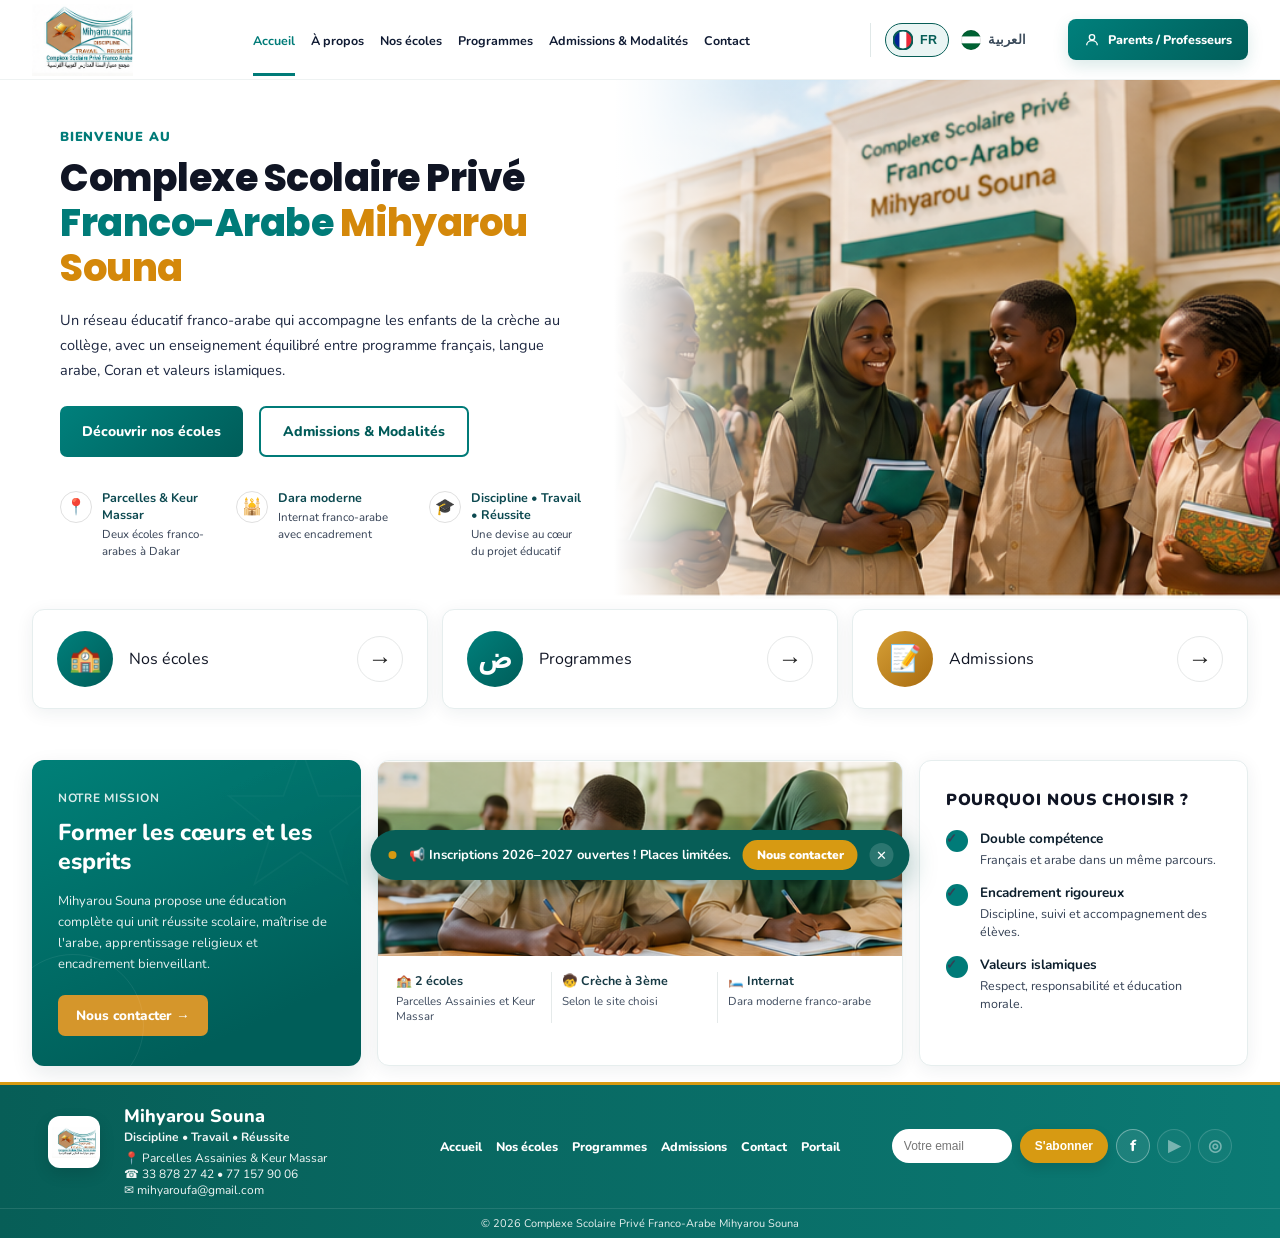
<file: index.html>
<!DOCTYPE html>
<html lang="fr">
<head>
  <meta charset="UTF-8" />
  <meta name="viewport" content="width=device-width, initial-scale=1.0" />
  <meta name="description" content="Accueil - Complexe Scolaire Privé Franco-Arabe Mihyarou Souna" />
  <title>Accueil | Mihyarou Souna</title>
  <link rel="stylesheet" href="css/style.css" />
  <link rel="icon" href="assets/logo.png" type="image/png">

<style>
.quick-contact-premium{
  position:relative;
  margin:60px auto;
  max-width:1400px;
  min-height:380px;
  border-radius:18px;
  overflow:hidden;
  background:
    linear-gradient(90deg,rgba(5,83,77,.92),rgba(9,126,116,.78)),
    url('assets/classroom.png');
  background-size:cover;
  background-position:center;
  box-shadow:0 18px 45px rgba(0,0,0,.10);
}
.quick-contact-premium::before{
  content:"";
  position:absolute;
  inset:0;
  background:radial-gradient(circle at 12% 18%, rgba(215,154,18,.28), transparent 28%),
             radial-gradient(circle at 90% 90%, rgba(255,255,255,.13), transparent 35%);
}
.quick-contact-content{
  position:relative;
  z-index:1;
  display:grid;
  grid-template-columns:1.1fr .9fr;
  gap:34px;
  align-items:center;
  padding:42px;
}
.section-kicker{
  display:inline-block;
  color:#f0b22c;
  font-weight:800;
  letter-spacing:.08em;
  font-size:12px;
  margin-bottom:10px;
}
.quick-contact-left h2{
  color:#fff;
  font-size:34px;
  line-height:1.15;
  margin:0 0 14px;
}
.quick-contact-left p{
  color:rgba(255,255,255,.92);
  max-width:620px;
  line-height:1.7;
  margin:0 0 24px;
}
.contact-stats{
  display:grid;
  grid-template-columns:repeat(4,1fr);
  gap:14px;
}
.stat-card{
  background:rgba(255,255,255,.13);
  border:1px solid rgba(255,255,255,.22);
  border-radius:14px;
  padding:18px 12px;
  text-align:center;
  backdrop-filter:blur(8px);
}
.stat-card strong{
  display:block;
  color:#fff;
  font-size:24px;
  font-weight:900;
  margin-bottom:5px;
}
.stat-card span{
  color:#fff;
  font-size:12px;
  font-weight:700;
  letter-spacing:.04em;
}
.quick-contact-card{
  background:#fff;
  border-radius:18px;
  padding:28px;
  border-top:5px solid #d79a12;
  box-shadow:0 14px 34px rgba(0,0,0,.14);
}
.quick-contact-card h3{
  color:#075e57;
  font-size:26px;
  margin:0 0 18px;
}
.contact-line{
  display:flex;
  gap:12px;
  align-items:flex-start;
  padding:11px 0;
  color:#10233f;
  border-bottom:1px solid #edf1f1;
  line-height:1.45;
}
.contact-line span{
  width:32px;
  height:32px;
  border-radius:50%;
  display:flex;
  align-items:center;
  justify-content:center;
  background:#f5faf9;
  color:#075e57;
  flex:0 0 32px;
}
.contact-line b{color:#075e57}
.contact-actions{
  display:flex;
  gap:12px;
  flex-wrap:wrap;
  margin-top:20px;
}
.contact-actions a{
  text-decoration:none;
  padding:12px 18px;
  border-radius:999px;
  font-weight:800;
  font-size:13px;
}
.contact-actions a:first-child{
  background:#d79a12;
  color:#fff;
}
.contact-actions a:last-child{
  background:#075e57;
  color:#fff;
}
@media(max-width:767px){
  .quick-contact-content{grid-template-columns:1fr;padding:24px}
  .contact-stats{grid-template-columns:repeat(2,1fr)}
  .quick-contact-left h2{font-size:26px}
}
@media(max-width:480px){
  .quick-contact-content{grid-template-columns:1fr;padding:16px 12px}
  .contact-stats{grid-template-columns:repeat(2,1fr)}
  .quick-contact-left h2{font-size:22px}
  .quick-contact-premium{margin:24px 12px;border-radius:14px}
}
</style>


<style>
.portal-btn-adjust{
    margin-right:24px !important;
}
</style>


<style>
/* Fix définitif : logo du header contenu dans la hauteur de la barre */
header img,
.navbar img,
.site-header img,
.header img,
.logo img,
.brand img{
  max-height:72px !important;
  width:auto !important;
  object-fit:contain !important;
  display:block !important;
}

header,
.navbar,
.site-header,
.header{
  min-height:80px !important;
  overflow:hidden !important;
  display:flex !important;
  align-items:center !important;
}

.logo,
.brand,
.navbar-brand{
  height:72px !important;
  display:flex !important;
  align-items:center !important;
  overflow:hidden !important;
}
</style>


<style>
/* Footer toujours en bas de page sur les pages courtes */
html, body{
  min-height:100%;
}
body{
  min-height:100vh;
  display:flex;
  flex-direction:column;
}
main, .main, .page-content, .content{
  flex:1 0 auto;
}
footer, .ms-footer{
  margin-top:auto !important;
  flex-shrink:0;
}
</style>


<style>
.flag-circle{
display:inline-flex;
width:34px;
height:34px;
border-radius:50%;
overflow:hidden;
vertical-align:middle;
margin-right:10px;
box-shadow:0 2px 8px rgba(0,0,0,.15);
border:2px solid #fff;
}
.flag-circle span{
flex:1;
height:100%;
}
.flag-green{background:#00853F;}
.flag-yellow{background:#FDEF42;}
.flag-red{background:#E31B23;}
.program-title-flex{display:flex;align-items:center;gap:10px;}
</style>


<style>
.program-title-flex{
display:flex!important;
align-items:center!important;
gap:14px;
margin-bottom:8px;
}
.flag-circle{
width:34px;height:34px;border-radius:50%;
overflow:hidden;display:flex;position:relative;
box-shadow:0 2px 8px rgba(0,0,0,.15);
flex-shrink:0;
}
.flag-green,.flag-yellow,.flag-red{flex:1;height:100%;}
.flag-green{background:#00853F;}
.flag-yellow{background:#FDEF42;}
.flag-red{background:#E31B23;}
.flag-star{
position:absolute;
left:50%;
top:50%;
transform:translate(-50%,-50%);
color:#00853F;
font-size:12px;
font-weight:900;
line-height:1;
}
</style>

<style>
/* Corrections réelles Programmes + Nos Écoles */
.program-title-clean{
  display:flex!important;
  align-items:center!important;
  gap:14px!important;
  margin:0 0 18px!important;
  font-size:24px!important;
  font-weight:900!important;
  color:#00152e!important;
}
.sn-flag-round{
  width:34px!important;
  height:34px!important;
  border-radius:50%!important;
  overflow:hidden!important;
  display:inline-flex!important;
  position:relative!important;
  flex-shrink:0!important;
  box-shadow:0 2px 8px rgba(0,0,0,.18)!important;
  border:2px solid #fff!important;
}
.sn-flag-round .green{background:#00853F;flex:1;height:100%;}
.sn-flag-round .yellow{background:#FDEF42;flex:1;height:100%;}
.sn-flag-round .red{background:#E31B23;flex:1;height:100%;}
.sn-flag-round .star{
  position:absolute!important;
  left:50%!important;
  top:50%!important;
  transform:translate(-50%,-50%)!important;
  color:#00853F!important;
  font-size:11px!important;
  font-weight:900!important;
  line-height:1!important;
}
.schools-stats-restore{
  display:grid!important;
  grid-template-columns:repeat(4,1fr)!important;
  gap:15px!important;
  margin:25px 0!important;
}
.schools-stats-restore .stat{
  background:#fff!important;
  padding:20px!important;
  border-radius:16px!important;
  text-align:center!important;
  box-shadow:0 8px 22px rgba(0,0,0,.06)!important;
}
.schools-stats-restore .stat strong{
  display:block!important;
  color:#075e57!important;
  font-size:28px!important;
}
@media(max-width:767px){
  .schools-stats-restore{grid-template-columns:repeat(2,1fr)!important;}
}
</style>

</head>
<body>
<header class="header">
  <a href="index.html" class="brand"><img src="assets/logo.png" alt="Logo Mihyarou Souna"></a>
  <button class="menu" aria-label="Ouvrir le menu">☰</button>
  <nav class="nav">
    <a class="active" href="index.html" data-i18n="nav.home">Accueil</a>
    <a  href="apropos.html" data-i18n="nav.about">À propos</a>
    <a  href="ecoles.html" data-i18n="nav.schools">Nos écoles</a>
    <a  href="programmes.html" data-i18n="nav.programs">Programmes</a>
    <a  href="admissions.html" data-i18n="nav.admissions">Admissions & Modalités</a>
    <a  href="contact.html" data-i18n="nav.contact">Contact</a>
  </nav>
  <a class="space-btn" href="portail/login.html">
    <svg width="16" height="16" fill="none" stroke="currentColor" stroke-width="2" viewBox="0 0 24 24"><circle cx="12" cy="8" r="4"/><path d="M4 20c0-4 3.6-7 8-7s8 3 8 7"/></svg>
    <span data-i18n="nav.portal">Parents / Professeurs</span>
  </a>
</header>
<main>
<section class="hero">
  <div class="hero-copy">
    <p class="welcome" data-i18n="index.welcome">BIENVENUE AU</p>
    <h1 data-i18n="index.h1" data-i18n-html="true">Complexe Scolaire Privé<br><span>Franco-Arabe</span> <strong>Mihyarou Souna</strong></h1>
    <p class="lead" data-i18n="index.lead">Un réseau éducatif franco-arabe qui accompagne les enfants de la crèche au collège, avec un enseignement équilibré entre programme français, langue arabe, Coran et valeurs islamiques.</p>
    <div class="actions"><a href="ecoles.html" class="btn primary" data-i18n="index.btn.schools">Découvrir nos écoles</a><a href="admissions.html" class="btn outline">Admissions & Modalités</a></div>
    <div class="mini-row"><div><div class="mini-icon">📍</div><div class="mini-text"><b>Parcelles & Keur Massar</b><small data-i18n="index.loc.sub">Deux écoles franco-arabes à Dakar</small></div></div><div><div class="mini-icon">🕌</div><div class="mini-text"><b data-i18n="index.dara.title">Dara moderne</b><small data-i18n="index.dara.sub">Internat franco-arabe avec encadrement</small></div></div><div><div class="mini-icon">🎓</div><div class="mini-text"><b data-i18n="index.motto.title">Discipline • Travail • Réussite</b><small data-i18n="index.motto.sub">Une devise au cœur du projet éducatif</small></div></div></div>
  </div>
  <div class="hero-photo"><img src="assets/hero-school.png" alt="Élèves sénégalais devant l'école"></div>
</section><section class="pillars"><article class="card pillar"><span class="round">🏫</span><div data-i18n="index.pill1.title"><h3>Nos écoles</h3><p data-i18n="index.pill1.text">Parcelles Assainies et Keur Massar, avec des niveaux adaptés aux familles.</p></div><a class="badge" href="ecoles.html">→</a></article><article class="card pillar"><span class="round arabic">ض</span><div data-i18n="index.pill2.title"><h3>Programmes</h3><p data-i18n="index.pill2.text">Français, arabe, Coran, valeurs islamiques et activités complémentaires.</p></div><a class="badge" href="programmes.html">→</a></article><article class="card pillar"><span class="round gold">📝</span><div data-i18n="index.pill3.title"><h3>Admissions</h3><p>Dossiers, modalités et informations d’inscription 2026–2027.</p></div><a class="badge" href="admissions.html">→</a></article></section>
<section class="content-grid" style="padding-top:35px"><article class="mission"><p data-i18n="index.mission.kicker">NOTRE MISSION</p><h2 data-i18n="index.mission.h2">Former les cœurs et les esprits</h2><span data-i18n="index.mission.text">Mihyarou Souna propose une éducation complète qui unit réussite scolaire, maîtrise de l’arabe, apprentissage religieux et encadrement bienveillant.</span><a class="gold-btn" href="contact.html" data-i18n="index.contact.btn">Nous contacter →</a></article><article class="photo-card"><img src="assets/classroom.png" alt="Élèves en classe"><div class="stat-row"><div><b data-i18n="index.stat1">🏫 2 écoles</b><small data-i18n="index.stat1.sub">Parcelles Assainies et Keur Massar</small></div><div><b data-i18n="index.stat2">🧒 Crèche à 3ème</b><small data-i18n="index.stat2.sub">Selon le site choisi</small></div><div><b data-i18n="index.stat3">🛏️ Internat</b><small data-i18n="index.stat3.sub">Dara moderne franco-arabe</small></div></div></article><article class="why"><h2 data-i18n="index.why.title">POURQUOI NOUS CHOISIR ?</h2><ul><li><span class="why-check">✓</span><div><b data-i18n="index.why1.title">Double compétence</b><span data-i18n="index.why1.text">Français et arabe dans un même parcours.</span></div></li><li><span class="why-check">✓</span><div><b data-i18n="index.why2.title">Encadrement rigoureux</b><span data-i18n="index.why2.text">Discipline, suivi et accompagnement des élèves.</span></div></li><li><span class="why-check">✓</span><div><b data-i18n="index.why3.title">Valeurs islamiques</b><span data-i18n="index.why3.text">Respect, responsabilité et éducation morale.</span></div></li></ul></article></section>




</main>

<script src="js/script.js"></script>
<script src="js/lang.js"></script>






<style>
.ms-footer{width:100%;background:linear-gradient(90deg,#075e57,#0b7a74);border-top:3px solid #d79a12;color:#fff;font-family:inherit}
.ms-footer *{box-sizing:border-box}
.ms-footer-wrap{max-width:1400px;margin:auto;padding:10px 48px;display:grid;grid-template-columns:minmax(260px,1fr) auto minmax(260px,1fr);align-items:center;gap:16px}
.ms-footer-brand{display:flex;align-items:center;gap:12px;justify-self:start;padding-left:0;margin-left:0}
.ms-footer-logo{width:52px;height:52px;border-radius:12px;background:#fff;object-fit:contain;padding:4px;box-shadow:0 6px 16px rgba(0,0,0,.12)}
.ms-footer-title{font-size:18px;line-height:1;font-weight:800;margin-bottom:4px}
.ms-footer-slogan{font-size:12px;font-weight:700;margin-bottom:5px;opacity:.95}
.ms-footer-contact{font-size:12px;line-height:1.35;opacity:.95}
.ms-footer-nav{display:flex;align-items:center;justify-content:center;gap:14px;white-space:nowrap}
.ms-footer-nav a{color:#fff;text-decoration:none;font-size:12.5px;font-weight:800;transition:.2s}
.ms-footer-nav a:hover{color:#f0b22c}
.ms-footer-right{justify-self:end;display:flex;align-items:center;gap:8px;flex-wrap:nowrap}
.ms-footer-newsletter{display:flex;align-items:center;gap:8px}
.ms-footer-newsletter input{height:34px;width:120px;border:0;border-radius:999px;padding:0 12px;font-size:12px;outline:none}
.ms-footer-newsletter button{height:34px;border:0;border-radius:999px;padding:0 15px;background:#d79a12;color:#fff;font-size:12px;font-weight:800;cursor:pointer;box-shadow:0 5px 12px rgba(0,0,0,.12)}
.ms-footer-socials{display:flex;align-items:center;gap:7px}
.ms-footer-socials a{position:relative;width:34px;height:34px;border-radius:50%;display:inline-flex;align-items:center;justify-content:center;color:#fff;text-decoration:none;border:1px solid rgba(255,255,255,.35);background:rgba(255,255,255,.08);font-weight:800;transition:.2s}
.ms-footer-socials a:hover{transform:translateY(-2px);border-color:#d79a12;box-shadow:0 0 0 3px rgba(215,154,18,.22)}
.ms-footer-socials a::after{content:attr(aria-label);position:absolute;bottom:42px;left:50%;transform:translateX(-50%);background:#062f2c;color:#fff;font-size:11px;font-weight:700;padding:5px 8px;border-radius:6px;white-space:nowrap;opacity:0;pointer-events:none;transition:.2s}
.ms-footer-socials a:hover::after{opacity:1}
.ms-footer-socials a.social-soon{opacity:.45;cursor:default;pointer-events:none;}
.ms-footer-socials a.social-soon::before{content:"Bientôt";position:absolute;bottom:42px;left:50%;transform:translateX(-50%);background:#333;color:#fff;font-size:10px;font-weight:700;padding:4px 7px;border-radius:5px;white-space:nowrap;opacity:0;pointer-events:none;transition:.2s;}
.ms-footer-socials a.social-soon:hover::before{opacity:1;}
.ms-footer-copy{text-align:center;border-top:1px solid rgba(255,255,255,.12);padding:7px 12px;font-size:11px;opacity:.9}
@media(max-width:1100px){.ms-footer-wrap{grid-template-columns:1fr;justify-items:center;text-align:center}.ms-footer-brand{justify-self:center}.ms-footer-right{justify-self:center;flex-wrap:wrap;justify-content:center}.ms-footer-nav{flex-wrap:wrap}.ms-footer-contact{text-align:left}}
</style>

<footer class="ms-footer" style="width:100vw;position:relative;left:50%;right:50%;margin-left:-50vw;margin-right:-50vw;">
  <div class="ms-footer-wrap">
    <div class="ms-footer-brand" style="justify-self:start;margin-left:0;">
      <img class="ms-footer-logo" style="margin-top:-8px;" src="assets/logo.png" alt="Logo Mihyarou Souna">
      <div style="padding-left:12px;padding-top:12px;display:flex;flex-direction:column;justify-content:center;">
        <div class="ms-footer-title">Mihyarou Souna</div>
        <div class="ms-footer-slogan" data-i18n="footer.slogan">Discipline • Travail • Réussite</div>
        <div class="ms-footer-contact" data-i18n="footer.contact.info" data-i18n-html="true">📍 Parcelles Assainies &amp; Keur Massar<br>☎ 33 878 27 42 • 77 157 90 06<br>✉ mihyaroufa@gmail.com</div>
      </div>
    </div>

    <nav class="ms-footer-nav" aria-label="Navigation pied de page">
      <a href="index.html" data-i18n="footer.nav.home">Accueil</a>
      <a href="ecoles.html" data-i18n="footer.nav.schools">Nos écoles</a>
      <a href="programmes.html" data-i18n="footer.nav.programs">Programmes</a>
      <a href="admissions.html" data-i18n="footer.nav.adm">Admissions</a>
      <a href="contact.html" data-i18n="footer.nav.contact">Contact</a>
      <a href="portail/login.html" data-i18n="footer.nav.portal">Portail</a>
    </nav>

    <div class="ms-footer-right">
      <form class="ms-footer-newsletter" onsubmit="event.preventDefault();">
        <input type="email" placeholder="Votre email" data-i18n="footer.email" aria-label="Votre email">
        <button type="submit" data-i18n="footer.subscribe">S’abonner</button>
      </form>
      <div class="ms-footer-socials">
        <a href="https://www.facebook.com/profile.php?id=100045061854399" target="_blank" rel="noopener" aria-label="Facebook">f</a>
        <a href="#" aria-label="YouTube — Bientôt disponible" class="social-soon">▶</a>
        <a href="#" aria-label="Instagram — Bientôt disponible" class="social-soon">◎</a>
      </div>
    </div>
  </div>
  <div class="ms-footer-copy" data-i18n="footer.copy">© 2026 Complexe Scolaire Privé Franco-Arabe Mihyarou Souna</div>


</footer>

<script src="js/annonce.js"></script>
</body>
</html>
</file>
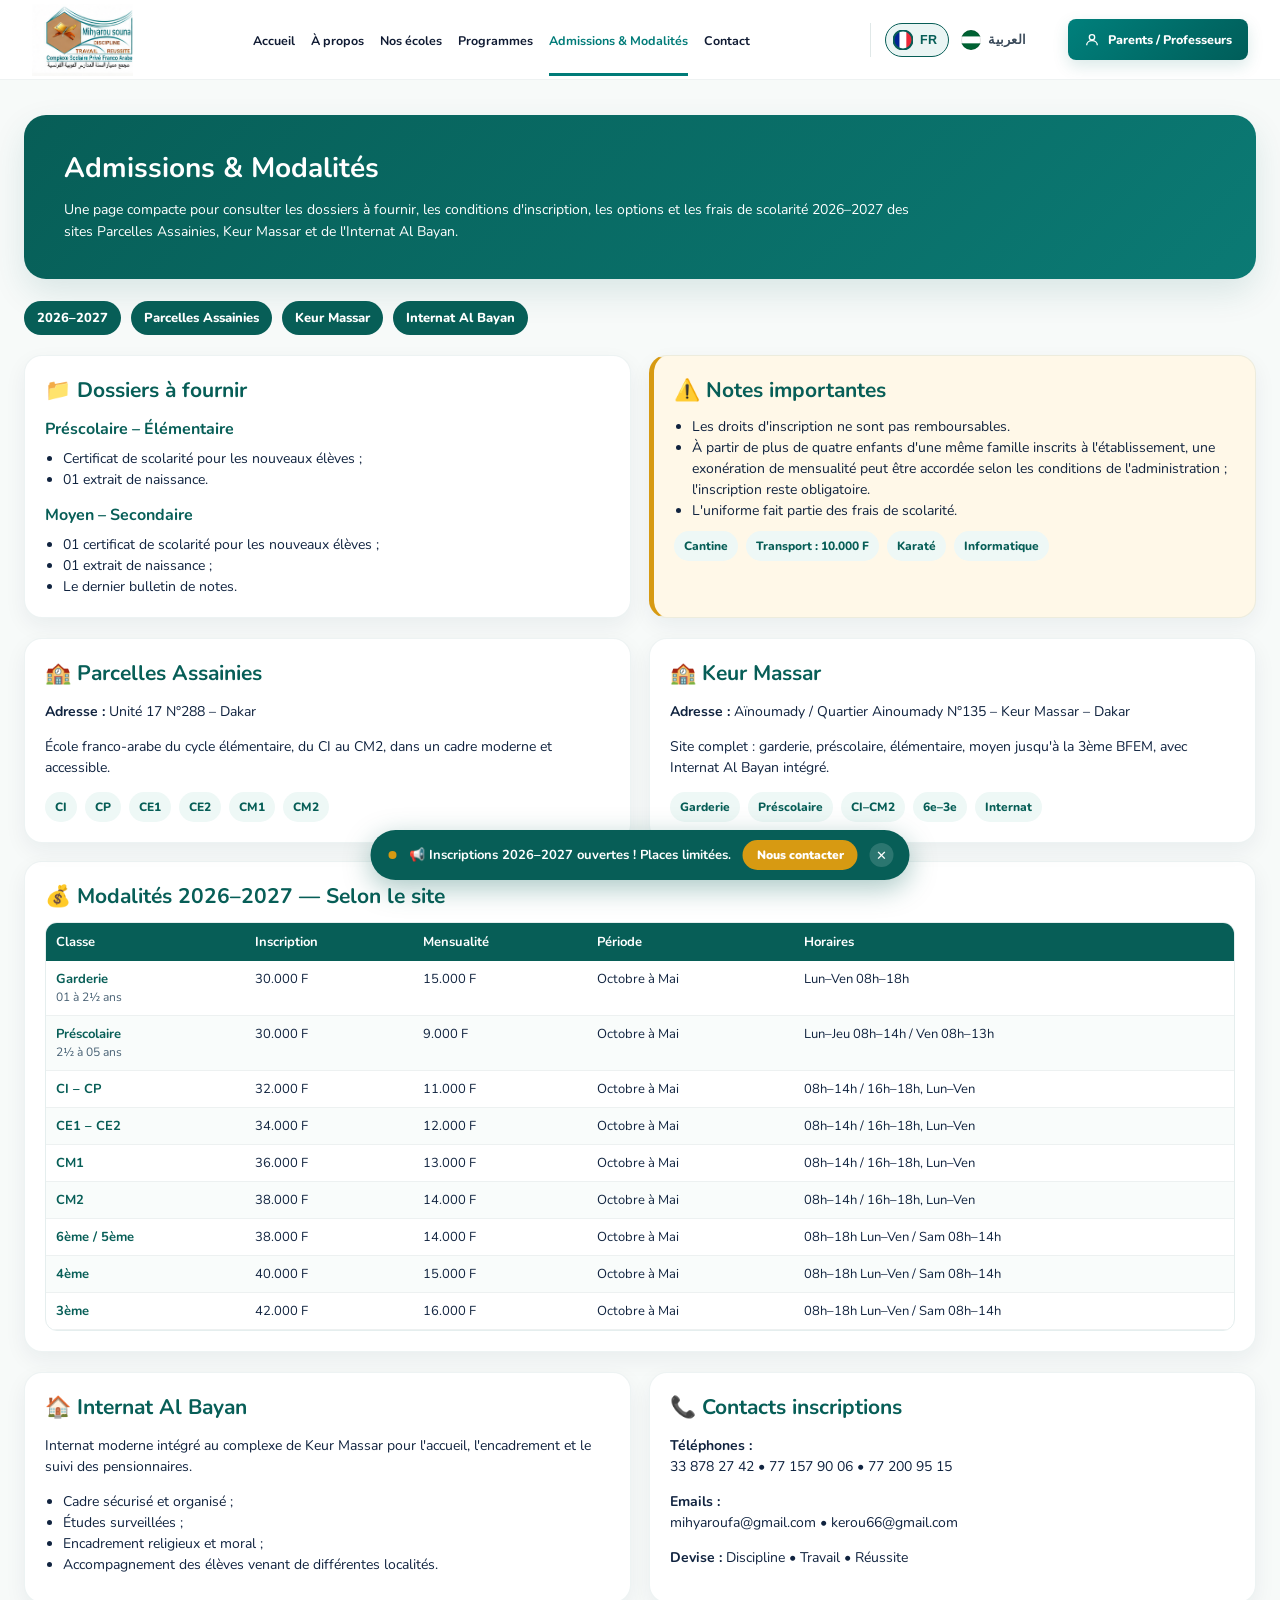
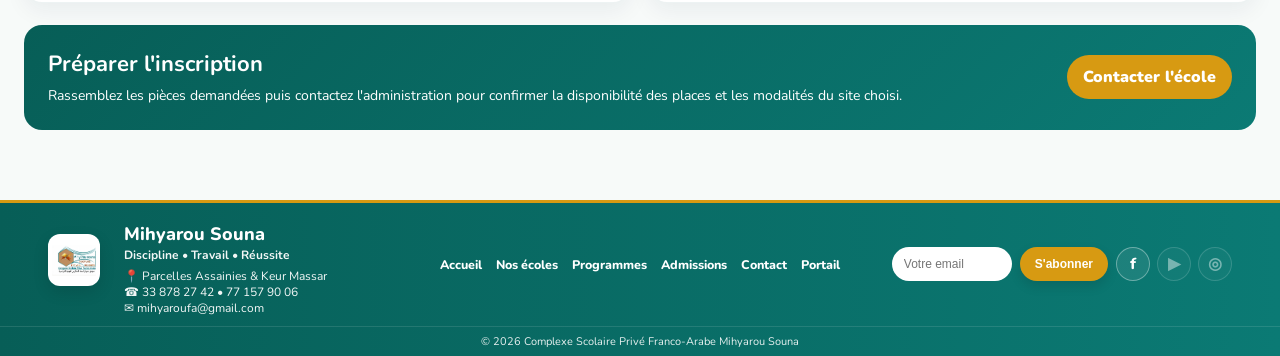
<file: admissions/index.html>
<!DOCTYPE html>
<html lang="fr">
<head>
  <meta charset="UTF-8" />
  <meta name="viewport" content="width=device-width, initial-scale=1.0" />
  <meta name="description" content="Admissions - Complexe Scolaire Privé Franco-Arabe Mihyarou Souna" />
  <title>Admissions & Modalités - Mihyarou Souna</title>
  <link rel="stylesheet" href="../css/style.css" />
  <link rel="icon" href="../assets/logo.png" type="image/png">

<style>
.portal-btn-adjust{
    margin-right:24px !important;
}
</style>


<style>
/* Fix définitif : logo du header contenu dans la hauteur de la barre */
header img,
.navbar img,
.site-header img,
.header img,
.logo img,
.brand img{
  max-height:72px !important;
  width:auto !important;
  object-fit:contain !important;
  display:block !important;
}

header,
.navbar,
.site-header,
.header{
  min-height:80px !important;
  overflow:hidden !important;
  display:flex !important;
  align-items:center !important;
}

.logo,
.brand,
.navbar-brand{
  height:72px !important;
  display:flex !important;
  align-items:center !important;
  overflow:hidden !important;
}
</style>


<style>
/* Footer toujours en bas de page sur les pages courtes */
html, body{
  min-height:100%;
}
body{
  min-height:100vh;
  display:flex;
  flex-direction:column;
}
main, .main, .page-content, .content{
  flex:1 0 auto;
}
footer, .ms-footer{
  margin-top:auto !important;
  flex-shrink:0;
}
</style>


<style>
.flag-circle{
display:inline-flex;
width:34px;
height:34px;
border-radius:50%;
overflow:hidden;
vertical-align:middle;
margin-right:10px;
box-shadow:0 2px 8px rgba(0,0,0,.15);
border:2px solid #fff;
}
.flag-circle span{
flex:1;
height:100%;
}
.flag-green{background:#00853F;}
.flag-yellow{background:#FDEF42;}
.flag-red{background:#E31B23;}
.program-title-flex{display:flex;align-items:center;gap:10px;}
</style>


<style>
.program-title-flex{
display:flex!important;
align-items:center!important;
gap:14px;
margin-bottom:8px;
}
.flag-circle{
width:34px;height:34px;border-radius:50%;
overflow:hidden;display:flex;position:relative;
box-shadow:0 2px 8px rgba(0,0,0,.15);
flex-shrink:0;
}
.flag-green,.flag-yellow,.flag-red{flex:1;height:100%;}
.flag-green{background:#00853F;}
.flag-yellow{background:#FDEF42;}
.flag-red{background:#E31B23;}
.flag-star{
position:absolute;
left:50%;
top:50%;
transform:translate(-50%,-50%);
color:#00853F;
font-size:12px;
font-weight:900;
line-height:1;
}
</style>

<style>
/* Corrections réelles Programmes + Nos Écoles */
.program-title-clean{
  display:flex!important;
  align-items:center!important;
  gap:14px!important;
  margin:0 0 18px!important;
  font-size:24px!important;
  font-weight:900!important;
  color:#00152e!important;
}
.sn-flag-round{
  width:34px!important;
  height:34px!important;
  border-radius:50%!important;
  overflow:hidden!important;
  display:inline-flex!important;
  position:relative!important;
  flex-shrink:0!important;
  box-shadow:0 2px 8px rgba(0,0,0,.18)!important;
  border:2px solid #fff!important;
}
.sn-flag-round .green{background:#00853F;flex:1;height:100%;}
.sn-flag-round .yellow{background:#FDEF42;flex:1;height:100%;}
.sn-flag-round .red{background:#E31B23;flex:1;height:100%;}
.sn-flag-round .star{
  position:absolute!important;
  left:50%!important;
  top:50%!important;
  transform:translate(-50%,-50%)!important;
  color:#00853F!important;
  font-size:11px!important;
  font-weight:900!important;
  line-height:1!important;
}
.schools-stats-restore{
  display:grid!important;
  grid-template-columns:repeat(4,1fr)!important;
  gap:15px!important;
  margin:25px 0!important;
}
.schools-stats-restore .stat{
  background:#fff!important;
  padding:20px!important;
  border-radius:16px!important;
  text-align:center!important;
  box-shadow:0 8px 22px rgba(0,0,0,.06)!important;
}
.schools-stats-restore .stat strong{
  display:block!important;
  color:#075e57!important;
  font-size:28px!important;
}
@media(max-width:767px){
  .schools-stats-restore{grid-template-columns:repeat(2,1fr)!important;}
}
</style>


<style>
.adm-page{background:#f7faf9;color:#10233f}
.adm-hero,.adm-wrap{max-width:1400px;margin:35px auto 0;padding:0 24px}
.adm-banner{background:linear-gradient(135deg,#075e57,#0b7a74);color:#fff;border-radius:22px;padding:36px 40px;box-shadow:0 14px 34px rgba(7,94,87,.12)}
.adm-banner h1{font-size:34px;margin:0 0 10px}
.adm-banner p{margin:0;line-height:1.6;max-width:980px;font-size:15px}
.adm-wrap{margin-top:0;margin-bottom:70px}
.adm-grid{display:grid;grid-template-columns:1fr 1fr;gap:18px;margin-top:20px}
.adm-card,.adm-table-card{background:#fff;border-radius:18px;padding:20px;box-shadow:0 8px 22px rgba(16,35,63,.06);border:1px solid rgba(7,94,87,.07)}
.adm-card h2,.adm-table-card h2{color:#075e57;margin:0 0 12px;font-size:21px}
.adm-card h3{color:#075e57;margin:14px 0 8px;font-size:16px}
.adm-card p,.adm-card li{font-size:14px;line-height:1.5}
.adm-card ul{margin:0;padding-left:18px}
.adm-note{background:#fff8e8;border-left:5px solid #d79a12}
.adm-badges{display:flex;flex-wrap:wrap;gap:8px;margin-top:10px}
.adm-badge{background:#eef8f6;color:#075e57;border-radius:999px;padding:7px 10px;font-size:12px;font-weight:800}
.adm-tabs{display:flex;gap:10px;flex-wrap:wrap;margin:22px 0 10px}
.adm-tab{background:#075e57;color:white;border-radius:999px;padding:8px 13px;font-weight:800;font-size:13px}
.adm-table-card{margin-top:18px}
.table-scroll{overflow:auto;border-radius:12px;border:1px solid #e5eeee}
.adm-table{width:100%;border-collapse:collapse;min-width:820px;font-size:13px}
.adm-table th{background:#075e57;color:#fff;padding:10px;text-align:left}
.adm-table td{padding:9px 10px;border-bottom:1px solid #edf1f1;vertical-align:top}
.adm-table tr:nth-child(even){background:#f9fcfb}
.adm-table strong{color:#075e57}
.adm-mini{font-size:12px;color:#486174}
.adm-cta{margin-top:22px;background:linear-gradient(135deg,#075e57,#0b7a74);color:white;border-radius:18px;padding:24px;display:flex;align-items:center;justify-content:space-between;gap:14px}
.adm-cta h2{margin:0 0 6px;color:#fff;font-size:22px}
.adm-cta p{margin:0;font-size:14px;line-height:1.5}
.adm-cta a{background:#d79a12;color:#fff;text-decoration:none;border-radius:999px;padding:11px 16px;font-weight:900;white-space:nowrap}
@media(max-width:767px){.adm-grid{grid-template-columns:1fr}.adm-banner{padding:28px 20px}.adm-cta{flex-direction:column;align-items:flex-start}}
</style>


<style>
/* Hero uniforme compact type page Contact */
.uniform-page-hero,
.presentation-hero-inner,
.schools-banner,
.programs-banner,
.adm-banner,
.contact-banner{
  background:linear-gradient(135deg,#075e57,#0b7a74)!important;
  color:#fff!important;
  border-radius:22px!important;
  padding:36px 40px!important;
  box-shadow:0 14px 34px rgba(7,94,87,.12)!important;
}

.presentation-hero,
.schools-hero,
.programs-hero,
.adm-hero,
.contact-hero{
  max-width:1400px!important;
  margin:35px auto 0!important;
  padding:0 24px!important;
}

.presentation-kicker,
.contact-badge,
.uniform-hero-badge{
  display:inline-block!important;
  background:#d79a12!important;
  color:#fff!important;
  border-radius:999px!important;
  padding:6px 12px!important;
  font-size:12px!important;
  font-weight:900!important;
  letter-spacing:0!important;
  text-transform:none!important;
  margin-bottom:12px!important;
}

.presentation-hero h1,
.schools-banner h1,
.programs-banner h1,
.adm-banner h1,
.contact-banner h1{
  font-size:28px!important;
  line-height:1.22!important;
  margin:0 0 14px!important;
  color:#fff!important;
}

.presentation-hero p,
.schools-banner p,
.programs-banner p,
.adm-banner p,
.contact-banner p{
  font-size:14px!important;
  line-height:1.55!important;
  max-width:850px!important;
  margin:0!important;
  color:#fff!important;
}

.founder-card{
  transform:scale(.88)!important;
  transform-origin:center!important;
}
.founder-card img,
.founder-photo{
  width:105px!important;
  height:105px!important;
  object-fit:cover!important;
  object-position:center 15%!important;
  border-radius:50%!important;
  border:3px solid #d79a12!important;
  box-shadow:0 6px 14px rgba(0,0,0,.10)!important;
}
.founder-name{
  font-size:14px!important;
  margin-top:7px!important;
}
.founder-role{
  font-size:12px!important;
}
@media(max-width:767px){
  .presentation-hero-inner,
  .schools-banner,
  .programs-banner,
  .adm-banner,
  .contact-banner{
    padding:28px 24px!important;
  }
  .presentation-hero h1,
  .schools-banner h1,
  .programs-banner h1,
  .adm-banner h1,
  .contact-banner h1{
    font-size:24px!important;
  }
}
</style>

</head>
<body>
<header class="header">
  <a href="../" class="brand"><img src="../assets/logo.png" alt="Logo Mihyarou Souna"></a>
  <button class="menu" aria-label="Ouvrir le menu">☰</button>
  <nav class="nav">
    <a  href="../" data-i18n="nav.home">Accueil</a>
    <a  href="../apropos/" data-i18n="nav.about">À propos</a>
    <a  href="../ecoles/" data-i18n="nav.schools">Nos écoles</a>
    <a  href="../programmes/" data-i18n="nav.programs">Programmes</a>
    <a class="active" href="../admissions/" data-i18n="nav.admissions">Admissions & Modalités</a>
    <a  href="../contact/" data-i18n="nav.contact">Contact</a>
  </nav>
  <a class="space-btn" href="../portail/login.html">
    <svg width="16" height="16" fill="none" stroke="currentColor" stroke-width="2" viewBox="0 0 24 24"><circle cx="12" cy="8" r="4"/><path d="M4 20c0-4 3.6-7 8-7s8 3 8 7"/></svg>
    <span data-i18n="nav.portal">Parents / Professeurs</span>
  </a>
</header>

<main class="adm-page">
<section class="adm-hero"><div class="adm-banner">
<h1 data-i18n="adm.h1.text">Admissions & Modalités</h1>
<p data-i18n="adm.sub.text">Une page compacte pour consulter les dossiers à fournir, les conditions d’inscription, les options et les frais de scolarité 2026–2027 des sites Parcelles Assainies, Keur Massar et de l’Internat Al Bayan.</p>
</div></section>

<section class="adm-wrap">
<div class="adm-tabs"><span class="adm-tab">2026–2027</span><span class="adm-tab">Parcelles Assainies</span><span class="adm-tab">Keur Massar</span><span class="adm-tab">Internat Al Bayan</span></div>

<div class="adm-grid">
<div class="adm-card"><h2 data-i18n="adm.docs.title">📁 Dossiers à fournir</h2>
<h3 data-i18n="adm.docs.pre.title">Préscolaire – Élémentaire</h3><ul><li data-i18n="adm.docs.pre.li1">Certificat de scolarité pour les nouveaux élèves ;</li><li data-i18n="adm.docs.pre.li2">01 extrait de naissance.</li></ul>
<h3 data-i18n="adm.docs.moy.title">Moyen – Secondaire</h3><ul><li data-i18n="adm.docs.moy.li1">01 certificat de scolarité pour les nouveaux élèves ;</li><li data-i18n="adm.docs.moy.li2">01 extrait de naissance ;</li><li data-i18n="adm.docs.moy.li3">Le dernier bulletin de notes.</li></ul></div>

<div class="adm-card adm-note"><h2 data-i18n="adm.notes.title">⚠️ Notes importantes</h2>
<ul><li data-i18n="adm.notes.li1">Les droits d’inscription ne sont pas remboursables.</li><li data-i18n="adm.notes.li2">À partir de plus de quatre enfants d’une même famille inscrits à l’établissement, une exonération de mensualité peut être accordée selon les conditions de l’administration ; l’inscription reste obligatoire.</li><li data-i18n="adm.notes.li3">L’uniforme fait partie des frais de scolarité.</li></ul>
<div class="adm-badges"><span class="adm-badge" data-i18n="adm.badge.cantine">Cantine</span><span class="adm-badge" data-i18n="adm.badge.transport">Transport : 10.000 F</span><span class="adm-badge" data-i18n="adm.badge.karate">Karaté</span><span class="adm-badge" data-i18n="adm.badge.info">Informatique</span></div></div>
</div>

<div class="adm-grid">
<div class="adm-card"><h2 data-i18n="adm.pa.title">🏫 Parcelles Assainies</h2><p><strong data-i18n="adm.pa.addr.label">Adresse :</strong> Unité 17 N°288 – Dakar</p><p data-i18n="adm.pa.desc">École franco-arabe du cycle élémentaire, du CI au CM2, dans un cadre moderne et accessible.</p><div class="adm-badges"><span class="adm-badge">CI</span><span class="adm-badge">CP</span><span class="adm-badge">CE1</span><span class="adm-badge">CE2</span><span class="adm-badge">CM1</span><span class="adm-badge">CM2</span></div></div>
<div class="adm-card"><h2 data-i18n="adm.km.title">🏫 Keur Massar</h2><p><strong data-i18n="adm.km.addr.label">Adresse :</strong> <span data-i18n="adm.km.addr.val">Aïnoumady / Quartier Ainoumady N°135 – Keur Massar – Dakar</span></p><p data-i18n="adm.km.desc">Site complet : garderie, préscolaire, élémentaire, moyen jusqu’à la 3ème BFEM, avec Internat Al Bayan intégré.</p><div class="adm-badges"><span class="adm-badge">Garderie</span><span class="adm-badge">Préscolaire</span><span class="adm-badge">CI–CM2</span><span class="adm-badge">6e–3e</span><span class="adm-badge">Internat</span></div></div>
</div>

<div class="adm-table-card"><h2 data-i18n="adm.table.title">💰 Modalités 2026–2027 — Selon le site</h2><div class="table-scroll"><table class="adm-table"><thead><tr><th data-i18n="adm.table.th1">Classe</th><th data-i18n="adm.table.th2">Inscription</th><th data-i18n="adm.table.th3">Mensualité</th><th data-i18n="adm.table.th4">Période</th><th data-i18n="adm.table.th5">Horaires</th></tr></thead><tbody>
<tr><td><strong data-i18n="adm.row.garderie">Garderie</strong><br><span class="adm-mini" data-i18n="adm.row.garderie.age">01 à 2½ ans</span></td><td>30.000 F</td><td>15.000 F</td><td data-i18n="adm.period">Octobre à Mai</td><td data-i18n="adm.hours.gard">Lun–Ven 08h–18h</td></tr>
<tr><td><strong data-i18n="adm.row.prescolaire">Préscolaire</strong><br><span class="adm-mini" data-i18n="adm.row.prescolaire.age">2½ à 05 ans</span></td><td>30.000 F</td><td>9.000 F</td><td data-i18n="adm.period">Octobre à Mai</td><td data-i18n="adm.hours.pre">Lun–Jeu 08h–14h / Ven 08h–13h</td></tr>
<tr><td><strong data-i18n="adm.row.ci_cp">CI – CP</strong></td><td>32.000 F</td><td>11.000 F</td><td data-i18n="adm.period">Octobre à Mai</td><td data-i18n="adm.hours.elem">08h–14h / 16h–18h, Lun–Ven</td></tr>
<tr><td><strong data-i18n="adm.row.ce1_ce2">CE1 – CE2</strong></td><td>34.000 F</td><td>12.000 F</td><td data-i18n="adm.period">Octobre à Mai</td><td data-i18n="adm.hours.elem">08h–14h / 16h–18h, Lun–Ven</td></tr>
<tr><td><strong data-i18n="adm.row.cm1">CM1</strong></td><td>36.000 F</td><td>13.000 F</td><td data-i18n="adm.period">Octobre à Mai</td><td data-i18n="adm.hours.elem">08h–14h / 16h–18h, Lun–Ven</td></tr>
<tr><td><strong data-i18n="adm.row.cm2">CM2</strong></td><td>38.000 F</td><td>14.000 F</td><td data-i18n="adm.period">Octobre à Mai</td><td data-i18n="adm.hours.elem">08h–14h / 16h–18h, Lun–Ven</td></tr>
<tr><td><strong data-i18n="adm.row.6_5">6ème / 5ème</strong></td><td>38.000 F</td><td>14.000 F</td><td data-i18n="adm.period">Octobre à Mai</td><td data-i18n="adm.hours.moy">08h–18h Lun–Ven / Sam 08h–14h</td></tr>
<tr><td><strong data-i18n="adm.row.4">4ème</strong></td><td>40.000 F</td><td>15.000 F</td><td data-i18n="adm.period">Octobre à Mai</td><td data-i18n="adm.hours.moy">08h–18h Lun–Ven / Sam 08h–14h</td></tr>
<tr><td><strong data-i18n="adm.row.3">3ème</strong></td><td>42.000 F</td><td>16.000 F</td><td data-i18n="adm.period">Octobre à Mai</td><td data-i18n="adm.hours.moy">08h–18h Lun–Ven / Sam 08h–14h</td></tr>
</tbody></table></div></div>

<div class="adm-grid">
<div class="adm-card"><h2 data-i18n="adm.internat.title">🏠 Internat Al Bayan</h2><p data-i18n="adm.internat.desc">Internat moderne intégré au complexe de Keur Massar pour l’accueil, l’encadrement et le suivi des pensionnaires.</p><ul><li data-i18n="adm.internat.li1">Cadre sécurisé et organisé ;</li><li data-i18n="adm.internat.li2">Études surveillées ;</li><li data-i18n="adm.internat.li3">Encadrement religieux et moral ;</li><li data-i18n="adm.internat.li4">Accompagnement des élèves venant de différentes localités.</li></ul></div>
<div class="adm-card"><h2 data-i18n="adm.contacts.title">📞 Contacts inscriptions</h2><p><strong data-i18n="adm.contacts.tel.label">Téléphones :</strong><br><span dir="ltr" style="unicode-bidi:embed">33 878 27 42 • 77 157 90 06 • 77 200 95 15</span></p><p><strong data-i18n="adm.contacts.email.label">Emails :</strong><br><span dir="ltr" style="unicode-bidi:embed">mihyaroufa@gmail.com • kerou66@gmail.com</span></p><p><strong data-i18n="adm.contacts.devise.label">Devise :</strong> <span data-i18n="adm.contacts.devise.val">Discipline • Travail • Réussite</span></p></div>
</div>

<div class="adm-cta"><div><h2 data-i18n="adm.cta.title">Préparer l’inscription</h2><p data-i18n="adm.cta.text2">Rassemblez les pièces demandées puis contactez l’administration pour confirmer la disponibilité des places et les modalités du site choisi.</p></div><a href="../contact/" data-i18n="adm.contact.btn">Contacter l’école</a></div>
</section></main>


<script src="../js/script.js"></script>
<script src="../js/lang.js"></script>






<style>
.ms-footer{width:100%;background:linear-gradient(90deg,#075e57,#0b7a74);border-top:3px solid #d79a12;color:#fff;font-family:inherit}
.ms-footer *{box-sizing:border-box}
.ms-footer-wrap{max-width:1400px;margin:auto;padding:10px 48px;display:grid;grid-template-columns:minmax(260px,1fr) auto minmax(260px,1fr);align-items:center;gap:16px}
.ms-footer-brand{display:flex;align-items:center;gap:12px;justify-self:start;padding-left:0;margin-left:0}
.ms-footer-logo{width:52px;height:52px;border-radius:12px;background:#fff;object-fit:contain;padding:4px;box-shadow:0 6px 16px rgba(0,0,0,.12)}
.ms-footer-title{font-size:18px;line-height:1;font-weight:800;margin-bottom:4px}
.ms-footer-slogan{font-size:12px;font-weight:700;margin-bottom:5px;opacity:.95}
.ms-footer-contact{font-size:12px;line-height:1.35;opacity:.95}
.ms-footer-nav{display:flex;align-items:center;justify-content:center;gap:14px;white-space:nowrap}
.ms-footer-nav a{color:#fff;text-decoration:none;font-size:12.5px;font-weight:800;transition:.2s}
.ms-footer-nav a:hover{color:#f0b22c}
.ms-footer-right{justify-self:end;display:flex;align-items:center;gap:8px;flex-wrap:nowrap}
.ms-footer-newsletter{display:flex;align-items:center;gap:8px}
.ms-footer-newsletter input{height:34px;width:120px;border:0;border-radius:999px;padding:0 12px;font-size:12px;outline:none}
.ms-footer-newsletter button{height:34px;border:0;border-radius:999px;padding:0 15px;background:#d79a12;color:#fff;font-size:12px;font-weight:800;cursor:pointer;box-shadow:0 5px 12px rgba(0,0,0,.12)}
.ms-footer-socials{display:flex;align-items:center;gap:7px}
.ms-footer-socials a{position:relative;width:34px;height:34px;border-radius:50%;display:inline-flex;align-items:center;justify-content:center;color:#fff;text-decoration:none;border:1px solid rgba(255,255,255,.35);background:rgba(255,255,255,.08);font-weight:800;transition:.2s}
.ms-footer-socials a:hover{transform:translateY(-2px);border-color:#d79a12;box-shadow:0 0 0 3px rgba(215,154,18,.22)}
.ms-footer-socials a::after{content:attr(aria-label);position:absolute;bottom:42px;left:50%;transform:translateX(-50%);background:#062f2c;color:#fff;font-size:11px;font-weight:700;padding:5px 8px;border-radius:6px;white-space:nowrap;opacity:0;pointer-events:none;transition:.2s}
.ms-footer-socials a:hover::after{opacity:1}
.ms-footer-socials a.social-soon{opacity:.45;cursor:default;pointer-events:none;}
.ms-footer-socials a.social-soon::before{content:"Bientôt";position:absolute;bottom:42px;left:50%;transform:translateX(-50%);background:#333;color:#fff;font-size:10px;font-weight:700;padding:4px 7px;border-radius:5px;white-space:nowrap;opacity:0;pointer-events:none;transition:.2s;}
.ms-footer-socials a.social-soon:hover::before{opacity:1;}
.ms-footer-copy{text-align:center;border-top:1px solid rgba(255,255,255,.12);padding:7px 12px;font-size:11px;opacity:.9}
@media(max-width:1100px){.ms-footer-wrap{grid-template-columns:1fr;justify-items:center;text-align:center}.ms-footer-brand{justify-self:center;flex-direction:row!important;align-items:center!important;justify-content:center!important;text-align:left}.ms-footer-right{justify-self:center;flex-wrap:wrap;justify-content:center}.ms-footer-nav{flex-wrap:wrap}.ms-footer-contact{text-align:left}}
</style>

<footer class="ms-footer" style="width:100vw;position:relative;left:50%;right:50%;margin-left:-50vw;margin-right:-50vw;">
  <div class="ms-footer-wrap">
    <div class="ms-footer-brand" style="justify-self:start;margin-left:0;">
      <img class="ms-footer-logo" style="margin-top:-8px;" src="../assets/logo.png" alt="Logo Mihyarou Souna">
      <div style="padding-left:12px;padding-top:12px;display:flex;flex-direction:column;justify-content:center;">
        <div class="ms-footer-title">Mihyarou Souna</div>
        <div class="ms-footer-slogan" data-i18n="footer.slogan">Discipline • Travail • Réussite</div>
        <div class="ms-footer-contact" data-i18n="footer.contact.info" data-i18n-html="true">📍 Parcelles Assainies &amp; Keur Massar<br>☎ 33 878 27 42 • 77 157 90 06<br>✉ mihyaroufa@gmail.com</div>
      </div>
    </div>

    <nav class="ms-footer-nav" aria-label="Navigation pied de page">
      <a href="../" data-i18n="footer.nav.home">Accueil</a>
      <a href="../ecoles/" data-i18n="footer.nav.schools">Nos écoles</a>
      <a href="../programmes/" data-i18n="footer.nav.programs">Programmes</a>
      <a href="../admissions/" data-i18n="footer.nav.adm">Admissions</a>
      <a href="../contact/" data-i18n="footer.nav.contact">Contact</a>
      <a href="../portail/login.html" data-i18n="footer.nav.portal">Portail</a>
    </nav>

    <div class="ms-footer-right">
      <form class="ms-footer-newsletter" onsubmit="event.preventDefault();">
        <input type="email" placeholder="Votre email" data-i18n="footer.email" aria-label="Votre email">
        <button type="submit" data-i18n="footer.subscribe">S’abonner</button>
      </form>
      <div class="ms-footer-socials">
        <a href="https://www.facebook.com/profile.php?id=100045061854399" target="_blank" rel="noopener" aria-label="Facebook">f</a>
        <a href="#" aria-label="YouTube — Bientôt disponible" class="social-soon">▶</a>
        <a href="#" aria-label="Instagram — Bientôt disponible" class="social-soon">◎</a>
      </div>
    </div>
  </div>
  <div class="ms-footer-copy" data-i18n="footer.copy">© 2026 Complexe Scolaire Privé Franco-Arabe Mihyarou Souna</div>
</footer>

<script src="../js/annonce.js"></script>
</body>
</html>
</file>
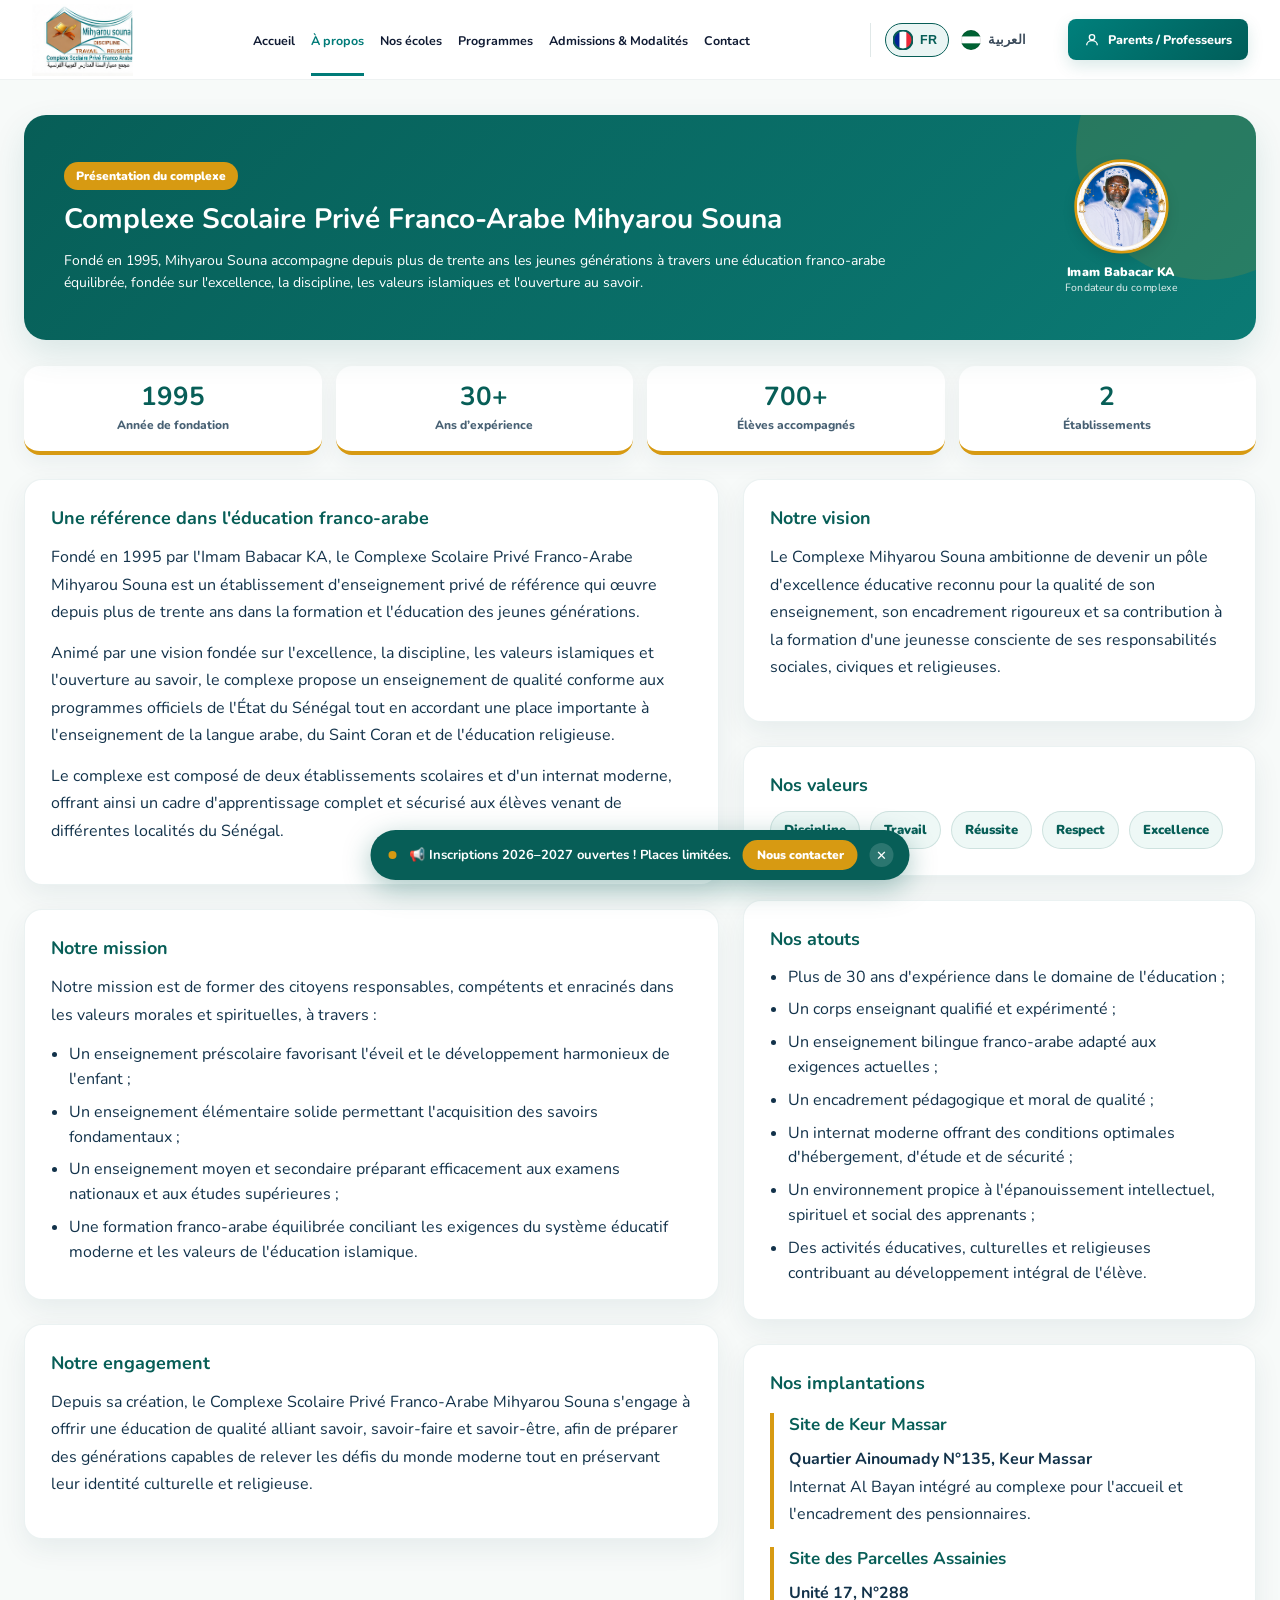
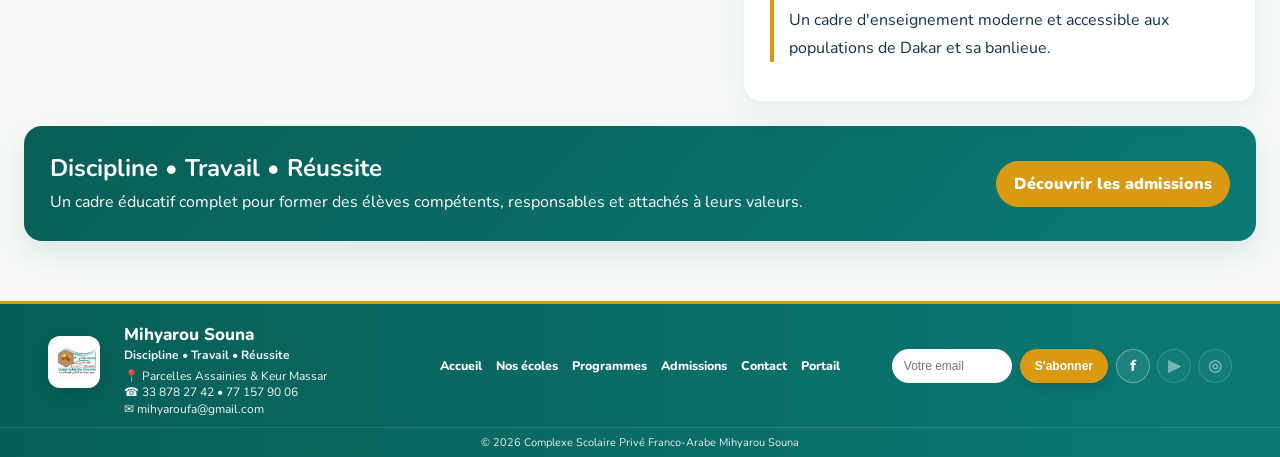
<file: apropos/index.html>
<!DOCTYPE html>
<html lang="fr">
<head>
  <meta charset="UTF-8" />
  <meta name="viewport" content="width=device-width, initial-scale=1.0" />
  <meta name="description" content="À propos - Complexe Scolaire Privé Franco-Arabe Mihyarou Souna" />
  <title>À propos | Mihyarou Souna</title>
  <link rel="stylesheet" href="../css/style.css" />
  <link rel="icon" href="../assets/logo.png" type="image/png">

<style>
.portal-btn-adjust{
    margin-right:24px !important;
}
</style>


<style>
/* Fix définitif : logo du header contenu dans la hauteur de la barre */
header img,
.navbar img,
.site-header img,
.header img,
.logo img,
.brand img{
  max-height:72px !important;
  width:auto !important;
  object-fit:contain !important;
  display:block !important;
}

header,
.navbar,
.site-header,
.header{
  min-height:80px !important;
  overflow:hidden !important;
  display:flex !important;
  align-items:center !important;
}

.logo,
.brand,
.navbar-brand{
  height:72px !important;
  display:flex !important;
  align-items:center !important;
  overflow:hidden !important;
}
</style>


<style>
/* Footer toujours en bas de page sur les pages courtes */
html, body{
  min-height:100%;
}
body{
  min-height:100vh;
  display:flex;
  flex-direction:column;
}
main, .main, .page-content, .content{
  flex:1 0 auto;
}
footer, .ms-footer{
  margin-top:auto !important;
  flex-shrink:0;
}
</style>


<style>
.presentation-page{
  background:#f7faf9;
  color:#12324a;
}
.presentation-hero{
  max-width:1400px;
  margin:34px auto 0;
  padding:0 24px;
}
.presentation-hero-inner{
  background:linear-gradient(135deg,#075e57,#0b7a74);
  color:#fff;
  border-radius:22px;
  padding:34px 36px;
  display:grid;
  grid-template-columns:1.25fr auto;
  gap:26px;
  align-items:center;
  box-shadow:0 16px 40px rgba(7,94,87,.14);
  position:relative;
  overflow:hidden;
}
.presentation-hero-inner::after{
  content:"";
  position:absolute;
  width:260px;height:260px;
  border-radius:50%;
  background:rgba(215,154,18,.14);
  right:-80px;top:-95px;
}
.presentation-kicker{
  color:#f0b22c;
  font-size:12px;
  font-weight:900;
  letter-spacing:.12em;
  text-transform:uppercase;
}
.presentation-hero h1{
  margin:8px 0 10px;
  font-size:34px;
  line-height:1.15;
}
.presentation-hero p{
  margin:0;
  line-height:1.65;
  max-width:820px;
  color:rgba(255,255,255,.94);
}
.founder-card{
  position:relative;
  z-index:1;
  width:190px;
  text-align:center;
}
.founder-photo{
  width:118px;
  height:118px;
  border-radius:50%;
  object-fit:cover;
  background:#fff;
  border:4px solid #f0b22c;
  padding:4px;
  box-shadow:0 10px 26px rgba(0,0,0,.18);
}
.founder-name{
  margin-top:10px;
  font-weight:900;
  font-size:14px;
}
.founder-role{
  font-size:12px;
  opacity:.9;
}
.presentation-wrap{
  max-width:1400px;
  margin:26px auto 60px;
  padding:0 24px;
}
.presentation-grid{
  display:grid;
  grid-template-columns:1.15fr .85fr;
  gap:24px;
  align-items:start;
}
.presentation-card{
  background:#fff;
  border-radius:18px;
  padding:26px;
  box-shadow:0 10px 28px rgba(18,50,74,.07);
  border:1px solid rgba(7,94,87,.08);
}
.presentation-card h2{
  color:#075e57;
  margin:0 0 14px;
  font-size:18px;
}
.presentation-card h3{
  color:#075e57;
  margin:0 0 10px;
  font-size:17px;
}
.presentation-card p{
  line-height:1.72;
  margin:0 0 13px;
}
.presentation-card ul{
  margin:0;
  padding-left:18px;
}
.presentation-card li{
  margin:8px 0;
  line-height:1.55;
}
.stats-compact{
  display:grid;
  grid-template-columns:repeat(4,1fr);
  gap:14px;
  margin:20px 0 24px;
}
.stat-mini{
  background:#fff;
  border-radius:16px;
  padding:18px 12px;
  text-align:center;
  border-bottom:4px solid #d79a12;
  box-shadow:0 8px 22px rgba(18,50,74,.06);
}
.stat-mini strong{
  display:block;
  font-size:26px;
  color:#075e57;
  line-height:1;
}
.stat-mini span{
  display:block;
  margin-top:7px;
  font-size:12px;
  font-weight:800;
  color:#486174;
}
.value-pills{
  display:flex;
  flex-wrap:wrap;
  gap:10px;
  margin-top:8px;
}
.value-pills span{
  background:#eef8f6;
  color:#075e57;
  border:1px solid rgba(7,94,87,.14);
  border-radius:999px;
  padding:9px 13px;
  font-size:13px;
  font-weight:900;
}
.site-card{
  border-left:4px solid #d79a12;
  padding-left:15px;
  margin-top:18px;
}
.timeline-item{
  display:grid;
  grid-template-columns:70px 1fr;
  gap:12px;
  padding:12px 0;
  border-bottom:1px solid #edf1f1;
}
.timeline-item:last-child{border-bottom:0}
.timeline-year{
  color:#d79a12;
  font-weight:900;
}
.presentation-cta{
  margin-top:24px;
  background:linear-gradient(135deg,#075e57,#0b7a74);
  color:#fff;
  border-radius:18px;
  padding:26px;
  display:flex;
  justify-content:space-between;
  align-items:center;
  gap:16px;
  box-shadow:0 12px 30px rgba(7,94,87,.12);
}
.presentation-cta h2{margin:0 0 6px;color:#fff}
.presentation-cta p{margin:0;line-height:1.55}
.presentation-cta a{
  background:#d79a12;
  color:#fff;
  text-decoration:none;
  padding:12px 18px;
  border-radius:999px;
  font-weight:900;
  white-space:nowrap;
}
@media(max-width:980px){
  .presentation-hero-inner,.presentation-grid{grid-template-columns:1fr}
  .founder-card{width:auto}
  .stats-compact{grid-template-columns:repeat(2,1fr)}
  .presentation-cta{flex-direction:column;align-items:flex-start}
}
</style>


<style>
.flag-circle{
display:inline-flex;
width:34px;
height:34px;
border-radius:50%;
overflow:hidden;
vertical-align:middle;
margin-right:10px;
box-shadow:0 2px 8px rgba(0,0,0,.15);
border:2px solid #fff;
}
.flag-circle span{
flex:1;
height:100%;
}
.flag-green{background:#00853F;}
.flag-yellow{background:#FDEF42;}
.flag-red{background:#E31B23;}
.program-title-flex{display:flex;align-items:center;gap:10px;}
</style>


<style>
.program-title-flex{
display:flex!important;
align-items:center!important;
gap:14px;
margin-bottom:8px;
}
.flag-circle{
width:34px;height:34px;border-radius:50%;
overflow:hidden;display:flex;position:relative;
box-shadow:0 2px 8px rgba(0,0,0,.15);
flex-shrink:0;
}
.flag-green,.flag-yellow,.flag-red{flex:1;height:100%;}
.flag-green{background:#00853F;}
.flag-yellow{background:#FDEF42;}
.flag-red{background:#E31B23;}
.flag-star{
position:absolute;
left:50%;
top:50%;
transform:translate(-50%,-50%);
color:#00853F;
font-size:12px;
font-weight:900;
line-height:1;
}
</style>

<style>
/* Corrections réelles Programmes + Nos Écoles */
.program-title-clean{
  display:flex!important;
  align-items:center!important;
  gap:14px!important;
  margin:0 0 18px!important;
  font-size:18px!important;
  font-weight:900!important;
  color:#00152e!important;
}
.sn-flag-round{
  width:34px!important;
  height:34px!important;
  border-radius:50%!important;
  overflow:hidden!important;
  display:inline-flex!important;
  position:relative!important;
  flex-shrink:0!important;
  box-shadow:0 2px 8px rgba(0,0,0,.18)!important;
  border:2px solid #fff!important;
}
.sn-flag-round .green{background:#00853F;flex:1;height:100%;}
.sn-flag-round .yellow{background:#FDEF42;flex:1;height:100%;}
.sn-flag-round .red{background:#E31B23;flex:1;height:100%;}
.sn-flag-round .star{
  position:absolute!important;
  left:50%!important;
  top:50%!important;
  transform:translate(-50%,-50%)!important;
  color:#00853F!important;
  font-size:11px!important;
  font-weight:900!important;
  line-height:1!important;
}
.schools-stats-restore{
  display:grid!important;
  grid-template-columns:repeat(4,1fr)!important;
  gap:15px!important;
  margin:25px 0!important;
}
.schools-stats-restore .stat{
  background:#fff!important;
  padding:20px!important;
  border-radius:16px!important;
  text-align:center!important;
  box-shadow:0 8px 22px rgba(0,0,0,.06)!important;
}
.schools-stats-restore .stat strong{
  display:block!important;
  color:#075e57!important;
  font-size:18px!important;
}
@media(max-width:767px){
  .schools-stats-restore{grid-template-columns:repeat(2,1fr)!important;}
}
</style>


<style>
.founder-card img{
width:105px!important;
height:105px!important;
object-fit:cover!important;
object-position:center 15%!important;
transform:scale(1.02)!important;
border-radius:50%!important;
border:3px solid #d79a12!important;
box-shadow:0 6px 14px rgba(0,0,0,.10)!important;
background:#fff;
}
</style>

<style>
/* Hero uniforme compact type page Contact */
.uniform-page-hero,
.presentation-hero-inner,
.schools-banner,
.programs-banner,
.adm-banner,
.contact-banner{
  background:linear-gradient(135deg,#075e57,#0b7a74)!important;
  color:#fff!important;
  border-radius:22px!important;
  padding:36px 40px!important;
  box-shadow:0 14px 34px rgba(7,94,87,.12)!important;
}

.presentation-hero,
.schools-hero,
.programs-hero,
.adm-hero,
.contact-hero{
  max-width:1400px!important;
  margin:35px auto 0!important;
  padding:0 24px!important;
}

.presentation-kicker,
.contact-badge,
.uniform-hero-badge{
  display:inline-block!important;
  background:#d79a12!important;
  color:#fff!important;
  border-radius:999px!important;
  padding:6px 12px!important;
  font-size:12px!important;
  font-weight:900!important;
  letter-spacing:0!important;
  text-transform:none!important;
  margin-bottom:12px!important;
}

.presentation-hero h1,
.schools-banner h1,
.programs-banner h1,
.adm-banner h1,
.contact-banner h1{
  font-size:28px!important;
  line-height:1.22!important;
  margin:0 0 14px!important;
  color:#fff!important;
}

.presentation-hero p,
.schools-banner p,
.programs-banner p,
.adm-banner p,
.contact-banner p{
  font-size:14px!important;
  line-height:1.55!important;
  max-width:850px!important;
  margin:0!important;
  color:#fff!important;
}

.founder-card{
  transform:scale(.88)!important;
  transform-origin:center!important;
}
.founder-card img,
.founder-photo{
  width:105px!important;
  height:105px!important;
  object-fit:cover!important;
  object-position:center 15%!important;
  border-radius:50%!important;
  border:3px solid #d79a12!important;
  box-shadow:0 6px 14px rgba(0,0,0,.10)!important;
}
.founder-name{
  font-size:14px!important;
  margin-top:7px!important;
}
.founder-role{
  font-size:12px!important;
}
@media(max-width:767px){
  .presentation-hero-inner,
  .schools-banner,
  .programs-banner,
  .adm-banner,
  .contact-banner{
    padding:28px 24px!important;
  }
  .presentation-hero h1,
  .schools-banner h1,
  .programs-banner h1,
  .adm-banner h1,
  .contact-banner h1{
    font-size:24px!important;
  }
}
</style>

</head>

<body>
<header class="header">
  <a href="../" class="brand"><img src="../assets/logo.png" alt="Logo Mihyarou Souna"></a>
  <button class="menu" aria-label="Ouvrir le menu">☰</button>
  <nav class="nav">
    <a  href="../" data-i18n="nav.home">Accueil</a>
    <a class="active" href="../apropos/" data-i18n="nav.about">À propos</a>
    <a  href="../ecoles/" data-i18n="nav.schools">Nos écoles</a>
    <a  href="../programmes/" data-i18n="nav.programs">Programmes</a>
    <a  href="../admissions/" data-i18n="nav.admissions">Admissions & Modalités</a>
    <a  href="../contact/" data-i18n="nav.contact">Contact</a>
  </nav>
  <a class="space-btn" href="../portail/login.html">
    <svg width="16" height="16" fill="none" stroke="currentColor" stroke-width="2" viewBox="0 0 24 24"><circle cx="12" cy="8" r="4"/><path d="M4 20c0-4 3.6-7 8-7s8 3 8 7"/></svg>
    <span data-i18n="nav.portal">Parents / Professeurs</span>
  </a>
</header>

<main class="presentation-page">
  <section class="presentation-hero">
    <div class="presentation-hero-inner">
      <div>
        <span class="presentation-kicker" data-i18n="about.kicker">Présentation du complexe</span>
        <h1 data-i18n="about.h1">Complexe Scolaire Privé Franco-Arabe Mihyarou Souna</h1>
        <p data-i18n="about.intro">Fondé en 1995, Mihyarou Souna accompagne depuis plus de trente ans les jeunes générations à travers une éducation franco-arabe équilibrée, fondée sur l’excellence, la discipline, les valeurs islamiques et l’ouverture au savoir.</p>
      </div>
      <div class="founder-card">
        <img src="../assets/imam-babacar-ka.png" alt="Imam Babacar KA">
        <div class="founder-name" data-i18n="about.founder">Imam Babacar KA</div>
        <div class="founder-role" data-i18n="about.founder.sub">Fondateur du complexe</div>
      </div>
    </div>
  </section>

  <section class="presentation-wrap">
    <div class="stats-compact">
      <div class="stat-mini"><strong>1995</strong><span data-i18n="about.stat1">Année de fondation</span></div>
      <div class="stat-mini"><strong>30+</strong><span>Ans d’expérience</span></div>
      <div class="stat-mini"><strong>700+</strong><span data-i18n="about.stat3">Élèves accompagnés</span></div>
      <div class="stat-mini"><strong>2</strong><span data-i18n="about.stat4">Établissements</span></div>
    </div>

    <div class="presentation-grid">
      <div>
        <div class="presentation-card">
          <h2 data-i18n="about.ref.title">Une référence dans l’éducation franco-arabe</h2>
          <p data-i18n="about.ref.p1">Fondé en 1995 par l’Imam Babacar KA, le Complexe Scolaire Privé Franco-Arabe Mihyarou Souna est un établissement d’enseignement privé de référence qui œuvre depuis plus de trente ans dans la formation et l’éducation des jeunes générations.</p>
          <p data-i18n="about.ref.p2">Animé par une vision fondée sur l’excellence, la discipline, les valeurs islamiques et l’ouverture au savoir, le complexe propose un enseignement de qualité conforme aux programmes officiels de l’État du Sénégal tout en accordant une place importante à l’enseignement de la langue arabe, du Saint Coran et de l’éducation religieuse.</p>
          <p data-i18n="about.ref.p3">Le complexe est composé de deux établissements scolaires et d’un internat moderne, offrant ainsi un cadre d’apprentissage complet et sécurisé aux élèves venant de différentes localités du Sénégal.</p>
        </div>

        <div class="presentation-card" style="margin-top:24px;">
          <h2 data-i18n="about.mission.title">Notre mission</h2>
          <p data-i18n="about.mission.p">Notre mission est de former des citoyens responsables, compétents et enracinés dans les valeurs morales et spirituelles, à travers :</p>
          <ul>
            <li data-i18n="about.mission.li1">Un enseignement préscolaire favorisant l’éveil et le développement harmonieux de l’enfant ;</li>
            <li data-i18n="about.mission.li2">Un enseignement élémentaire solide permettant l’acquisition des savoirs fondamentaux ;</li>
            <li data-i18n="about.mission.li3">Un enseignement moyen et secondaire préparant efficacement aux examens nationaux et aux études supérieures ;</li>
            <li data-i18n="about.mission.li4">Une formation franco-arabe équilibrée conciliant les exigences du système éducatif moderne et les valeurs de l’éducation islamique.</li>
          </ul>
        </div>

        <div class="presentation-card" style="margin-top:24px;">
          <h2 data-i18n="about.engage.title">Notre engagement</h2>
          <p data-i18n="about.engage.p">Depuis sa création, le Complexe Scolaire Privé Franco-Arabe Mihyarou Souna s’engage à offrir une éducation de qualité alliant savoir, savoir-faire et savoir-être, afin de préparer des générations capables de relever les défis du monde moderne tout en préservant leur identité culturelle et religieuse.</p>
        </div>
      </div>

      <aside>
        <div class="presentation-card">
          <h2 data-i18n="about.vision.title">Notre vision</h2>
          <p data-i18n="about.vision.p">Le Complexe Mihyarou Souna ambitionne de devenir un pôle d’excellence éducative reconnu pour la qualité de son enseignement, son encadrement rigoureux et sa contribution à la formation d’une jeunesse consciente de ses responsabilités sociales, civiques et religieuses.</p>
        </div>

        <div class="presentation-card" style="margin-top:24px;">
          <h2 data-i18n="about.values.title">Nos valeurs</h2>
          <div class="value-pills">
            <span data-i18n="about.val.discipline">Discipline</span>
            <span data-i18n="about.val.travail">Travail</span>
            <span data-i18n="about.val.reussite">Réussite</span>
            <span data-i18n="about.val.respect">Respect</span>
            <span data-i18n="about.val.excellence">Excellence</span>
          </div>
        </div>

        <div class="presentation-card" style="margin-top:24px;">
          <h2 data-i18n="about.assets.title">Nos atouts</h2>
          <ul>
            <li data-i18n="about.assets.li1">Plus de 30 ans d’expérience dans le domaine de l’éducation ;</li>
            <li data-i18n="about.assets.li2">Un corps enseignant qualifié et expérimenté ;</li>
            <li data-i18n="about.assets.li3">Un enseignement bilingue franco-arabe adapté aux exigences actuelles ;</li>
            <li data-i18n="about.assets.li4">Un encadrement pédagogique et moral de qualité ;</li>
            <li data-i18n="about.assets.li5">Un internat moderne offrant des conditions optimales d’hébergement, d’étude et de sécurité ;</li>
            <li data-i18n="about.assets.li6">Un environnement propice à l’épanouissement intellectuel, spirituel et social des apprenants ;</li>
            <li data-i18n="about.assets.li7">Des activités éducatives, culturelles et religieuses contribuant au développement intégral de l’élève.</li>
          </ul>
        </div>

        <div class="presentation-card" style="margin-top:24px;">
          <h2 data-i18n="about.sites.title">Nos implantations</h2>
          <div class="site-card">
            <h3 data-i18n="about.site.km.title">Site de Keur Massar</h3>
            <p><strong data-i18n="about.site.km.addr">Quartier Ainoumady N°135, Keur Massar</strong><br><span data-i18n="about.site.km.desc">Internat Al Bayan intégré au complexe pour l’accueil et l’encadrement des pensionnaires.</span></p>
          </div>
          <div class="site-card">
            <h3 data-i18n="about.site.pa.title">Site des Parcelles Assainies</h3>
            <p><strong data-i18n="about.site.pa.addr">Unité 17, N°288</strong><br><span data-i18n="about.site.pa.desc">Un cadre d’enseignement moderne et accessible aux populations de Dakar et sa banlieue.</span></p>
          </div>
        </div>
      </aside>
    </div>

    <div class="presentation-cta">
      <div>
        <h2 data-i18n="about.cta.title">Discipline • Travail • Réussite</h2>
        <p data-i18n="about.cta.sub">Un cadre éducatif complet pour former des élèves compétents, responsables et attachés à leurs valeurs.</p>
      </div>
      <a href="../admissions/" data-i18n="about.cta">Découvrir les admissions</a>
    </div>
  </section>
</main>


<script src="../js/script.js"></script>
<script src="../js/lang.js"></script>






<style>
.ms-footer{width:100%;background:linear-gradient(90deg,#075e57,#0b7a74);border-top:3px solid #d79a12;color:#fff;font-family:inherit}
.ms-footer *{box-sizing:border-box}
.ms-footer-wrap{max-width:1400px;margin:auto;padding:10px 48px;display:grid;grid-template-columns:minmax(260px,1fr) auto minmax(260px,1fr);align-items:center;gap:16px}
.ms-footer-brand{display:flex;align-items:center;gap:12px;justify-self:start;padding-left:0;margin-left:0}
.ms-footer-logo{width:52px;height:52px;border-radius:12px;background:#fff;object-fit:contain;padding:4px;box-shadow:0 6px 16px rgba(0,0,0,.12)}
.ms-footer-title{font-size:17px;line-height:1;font-weight:800;margin-bottom:4px}
.ms-footer-slogan{font-size:12px;font-weight:700;margin-bottom:5px;opacity:.95}
.ms-footer-contact{font-size:12px;line-height:1.35;opacity:.95}
.ms-footer-nav{display:flex;align-items:center;justify-content:center;gap:14px;white-space:nowrap}
.ms-footer-nav a{color:#fff;text-decoration:none;font-size:12.5px;font-weight:800;transition:.2s}
.ms-footer-nav a:hover{color:#f0b22c}
.ms-footer-right{justify-self:end;display:flex;align-items:center;gap:8px;flex-wrap:nowrap}
.ms-footer-newsletter{display:flex;align-items:center;gap:8px}
.ms-footer-newsletter input{height:34px;width:120px;border:0;border-radius:999px;padding:0 12px;font-size:12px;outline:none}
.ms-footer-newsletter button{height:34px;border:0;border-radius:999px;padding:0 15px;background:#d79a12;color:#fff;font-size:12px;font-weight:800;cursor:pointer;box-shadow:0 5px 12px rgba(0,0,0,.12)}
.ms-footer-socials{display:flex;align-items:center;gap:7px}
.ms-footer-socials a{position:relative;width:34px;height:34px;border-radius:50%;display:inline-flex;align-items:center;justify-content:center;color:#fff;text-decoration:none;border:1px solid rgba(255,255,255,.35);background:rgba(255,255,255,.08);font-weight:800;transition:.2s}
.ms-footer-socials a:hover{transform:translateY(-2px);border-color:#d79a12;box-shadow:0 0 0 3px rgba(215,154,18,.22)}
.ms-footer-socials a::after{content:attr(aria-label);position:absolute;bottom:42px;left:50%;transform:translateX(-50%);background:#062f2c;color:#fff;font-size:11px;font-weight:700;padding:5px 8px;border-radius:6px;white-space:nowrap;opacity:0;pointer-events:none;transition:.2s}
.ms-footer-socials a:hover::after{opacity:1}
.ms-footer-socials a.social-soon{opacity:.45;cursor:default;pointer-events:none;}
.ms-footer-socials a.social-soon::before{content:"Bientôt";position:absolute;bottom:42px;left:50%;transform:translateX(-50%);background:#333;color:#fff;font-size:10px;font-weight:700;padding:4px 7px;border-radius:5px;white-space:nowrap;opacity:0;pointer-events:none;transition:.2s;}
.ms-footer-socials a.social-soon:hover::before{opacity:1;}
.ms-footer-copy{text-align:center;border-top:1px solid rgba(255,255,255,.12);padding:7px 12px;font-size:11px;opacity:.9}
@media(max-width:1100px){.ms-footer-wrap{grid-template-columns:1fr;justify-items:center;text-align:center}.ms-footer-brand{justify-self:center}.ms-footer-right{justify-self:center;flex-wrap:wrap;justify-content:center}.ms-footer-nav{flex-wrap:wrap}.ms-footer-contact{text-align:left}}
</style>

<footer class="ms-footer" style="width:100vw;position:relative;left:50%;right:50%;margin-left:-50vw;margin-right:-50vw;">
  <div class="ms-footer-wrap">
    <div class="ms-footer-brand" style="justify-self:start;margin-left:0;">
      <img class="ms-footer-logo" style="margin-top:-8px;" src="../assets/logo.png" alt="Logo Mihyarou Souna">
      <div style="padding-left:12px;padding-top:12px;display:flex;flex-direction:column;justify-content:center;">
        <div class="ms-footer-title">Mihyarou Souna</div>
        <div class="ms-footer-slogan" data-i18n="footer.slogan">Discipline • Travail • Réussite</div>
        <div class="ms-footer-contact" data-i18n="footer.contact.info" data-i18n-html="true">📍 Parcelles Assainies &amp; Keur Massar<br>☎ 33 878 27 42 • 77 157 90 06<br>✉ mihyaroufa@gmail.com</div>
      </div>
    </div>

    <nav class="ms-footer-nav" aria-label="Navigation pied de page">
      <a href="../" data-i18n="footer.nav.home">Accueil</a>
      <a href="../ecoles/" data-i18n="footer.nav.schools">Nos écoles</a>
      <a href="../programmes/" data-i18n="footer.nav.programs">Programmes</a>
      <a href="../admissions/" data-i18n="footer.nav.adm">Admissions</a>
      <a href="../contact/" data-i18n="footer.nav.contact">Contact</a>
      <a href="../portail/login.html" data-i18n="footer.nav.portal">Portail</a>
    </nav>

    <div class="ms-footer-right">
      <form class="ms-footer-newsletter" onsubmit="event.preventDefault();">
        <input type="email" placeholder="Votre email" data-i18n="footer.email" aria-label="Votre email">
        <button type="submit" data-i18n="footer.subscribe">S’abonner</button>
      </form>
      <div class="ms-footer-socials">
        <a href="https://www.facebook.com/profile.php?id=100045061854399" target="_blank" rel="noopener" aria-label="Facebook">f</a>
        <a href="#" aria-label="YouTube — Bientôt disponible" class="social-soon">▶</a>
        <a href="#" aria-label="Instagram — Bientôt disponible" class="social-soon">◎</a>
      </div>
    </div>
  </div>
  <div class="ms-footer-copy" data-i18n="footer.copy">© 2026 Complexe Scolaire Privé Franco-Arabe Mihyarou Souna</div>
</footer>

<script src="../js/annonce.js"></script>
</body>
</html>
</file>
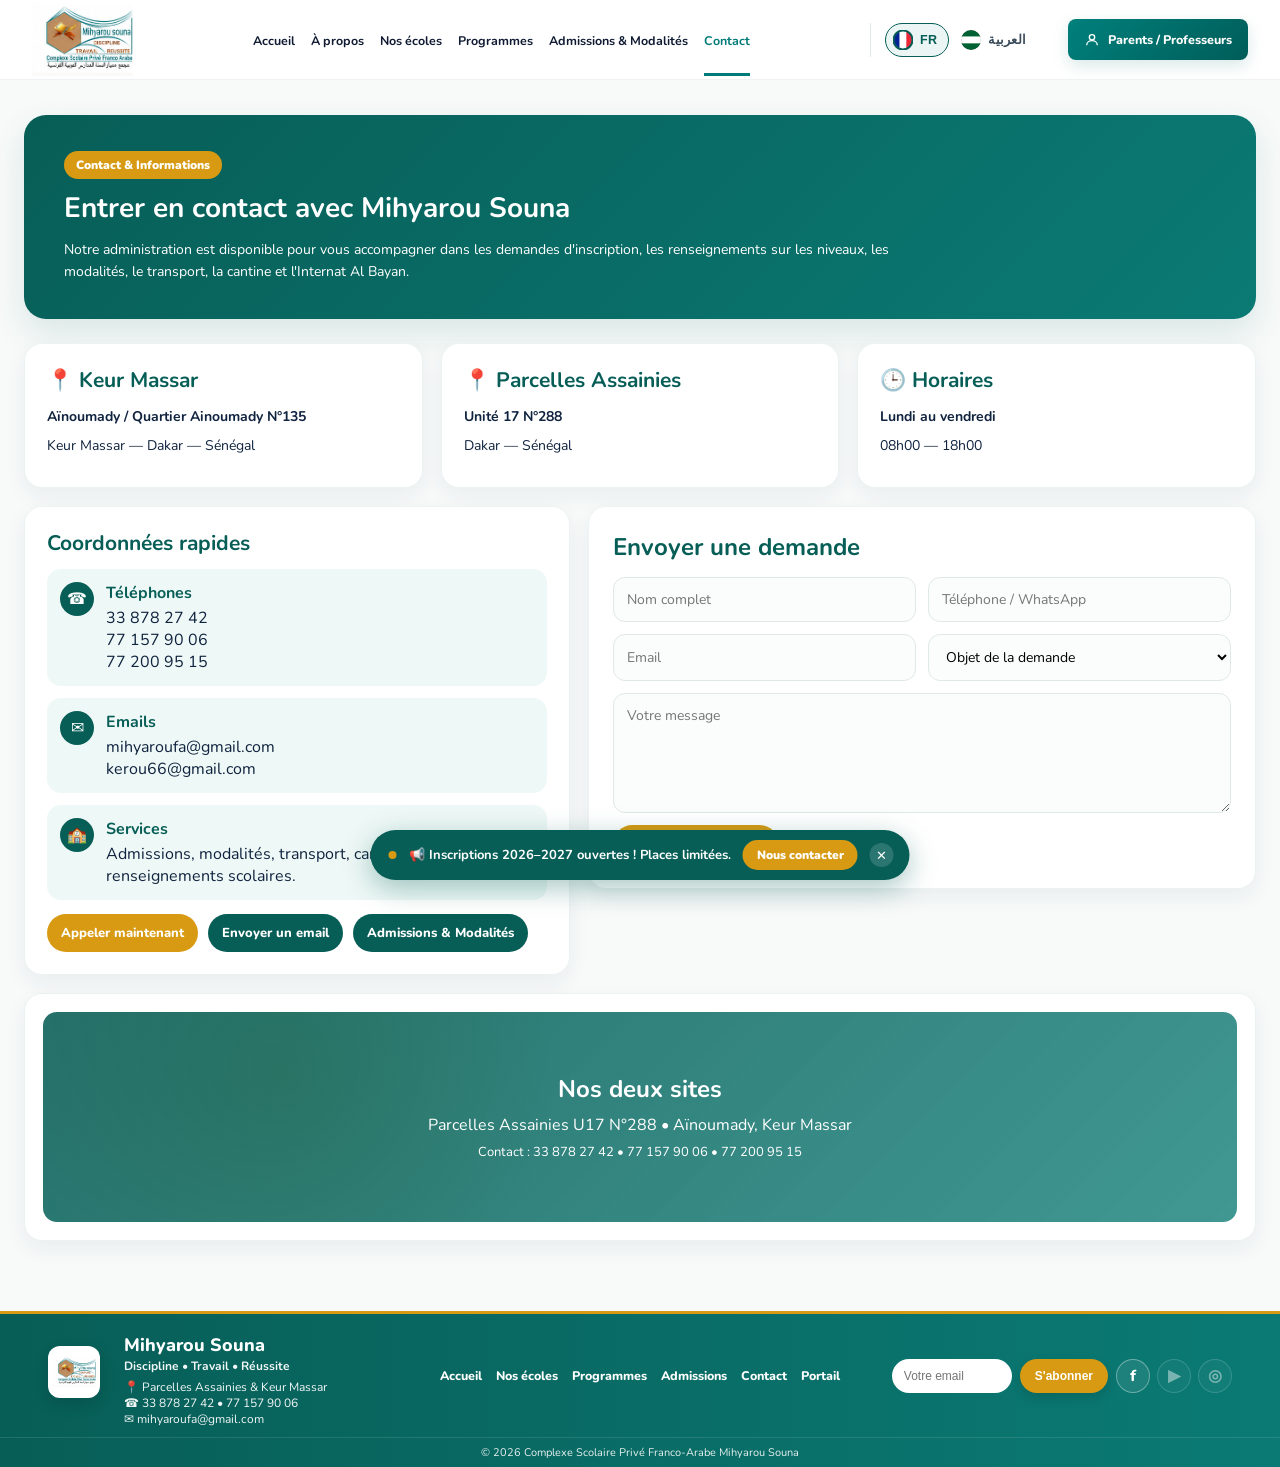
<file: contact/index.html>
<!DOCTYPE html>
<html lang="fr">
<head>
  <meta charset="UTF-8" />
  <meta name="viewport" content="width=device-width, initial-scale=1.0" />
  <meta name="description" content="Contact - Complexe Scolaire Privé Franco-Arabe Mihyarou Souna" />
  <title>Contact - Mihyarou Souna</title>
  <link rel="stylesheet" href="../css/style.css" />
  <link rel="icon" href="../assets/logo.png" type="image/png">

<style>
.portal-btn-adjust{
    margin-right:24px !important;
}
</style>


<style>
/* Fix définitif : logo du header contenu dans la hauteur de la barre */
header img,
.navbar img,
.site-header img,
.header img,
.logo img,
.brand img{
  max-height:72px !important;
  width:auto !important;
  object-fit:contain !important;
  display:block !important;
}

header,
.navbar,
.site-header,
.header{
  min-height:80px !important;
  overflow:hidden !important;
  display:flex !important;
  align-items:center !important;
}

.logo,
.brand,
.navbar-brand{
  height:72px !important;
  display:flex !important;
  align-items:center !important;
  overflow:hidden !important;
}
</style>


<style>
/* Footer toujours en bas de page sur les pages courtes */
html, body{
  min-height:100%;
}
body{
  min-height:100vh;
  display:flex;
  flex-direction:column;
}
main, .main, .page-content, .content{
  flex:1 0 auto;
}
footer, .ms-footer{
  margin-top:auto !important;
  flex-shrink:0;
}
</style>


<style>
.flag-circle{
display:inline-flex;
width:34px;
height:34px;
border-radius:50%;
overflow:hidden;
vertical-align:middle;
margin-right:10px;
box-shadow:0 2px 8px rgba(0,0,0,.15);
border:2px solid #fff;
}
.flag-circle span{
flex:1;
height:100%;
}
.flag-green{background:#00853F;}
.flag-yellow{background:#FDEF42;}
.flag-red{background:#E31B23;}
.program-title-flex{display:flex;align-items:center;gap:10px;}
</style>


<style>
.program-title-flex{
display:flex!important;
align-items:center!important;
gap:14px;
margin-bottom:8px;
}
.flag-circle{
width:34px;height:34px;border-radius:50%;
overflow:hidden;display:flex;position:relative;
box-shadow:0 2px 8px rgba(0,0,0,.15);
flex-shrink:0;
}
.flag-green,.flag-yellow,.flag-red{flex:1;height:100%;}
.flag-green{background:#00853F;}
.flag-yellow{background:#FDEF42;}
.flag-red{background:#E31B23;}
.flag-star{
position:absolute;
left:50%;
top:50%;
transform:translate(-50%,-50%);
color:#00853F;
font-size:12px;
font-weight:900;
line-height:1;
}
</style>

<style>
/* Corrections réelles Programmes + Nos Écoles */
.program-title-clean{
  display:flex!important;
  align-items:center!important;
  gap:14px!important;
  margin:0 0 18px!important;
  font-size:24px!important;
  font-weight:900!important;
  color:#00152e!important;
}
.sn-flag-round{
  width:34px!important;
  height:34px!important;
  border-radius:50%!important;
  overflow:hidden!important;
  display:inline-flex!important;
  position:relative!important;
  flex-shrink:0!important;
  box-shadow:0 2px 8px rgba(0,0,0,.18)!important;
  border:2px solid #fff!important;
}
.sn-flag-round .green{background:#00853F;flex:1;height:100%;}
.sn-flag-round .yellow{background:#FDEF42;flex:1;height:100%;}
.sn-flag-round .red{background:#E31B23;flex:1;height:100%;}
.sn-flag-round .star{
  position:absolute!important;
  left:50%!important;
  top:50%!important;
  transform:translate(-50%,-50%)!important;
  color:#00853F!important;
  font-size:11px!important;
  font-weight:900!important;
  line-height:1!important;
}
.schools-stats-restore{
  display:grid!important;
  grid-template-columns:repeat(4,1fr)!important;
  gap:15px!important;
  margin:25px 0!important;
}
.schools-stats-restore .stat{
  background:#fff!important;
  padding:20px!important;
  border-radius:16px!important;
  text-align:center!important;
  box-shadow:0 8px 22px rgba(0,0,0,.06)!important;
}
.schools-stats-restore .stat strong{
  display:block!important;
  color:#075e57!important;
  font-size:28px!important;
}
@media(max-width:767px){
  .schools-stats-restore{grid-template-columns:repeat(2,1fr)!important;}
}
</style>


<style>
.contact-page{background:#f7faf9;color:#10233f}
.contact-hero{max-width:1400px;margin:35px auto 0;padding:0 24px}
.contact-banner{
  background:linear-gradient(135deg,#075e57,#0b7a74);
  color:#fff;border-radius:22px;padding:24px 30px;
  box-shadow:0 14px 34px rgba(7,94,87,.12);
  display:grid;grid-template-columns:1fr;gap:28px;align-items:center;
}
.contact-banner h1{font-size:28px;margin:0 0 12px;line-height:1.15}
.contact-banner p{margin:0;line-height:1.65;max-width:767px}
.contact-badge{display:inline-block;background:#d79a12;color:#fff;border-radius:999px;padding:6px 12px;font-weight:900;font-size:12px;margin-bottom:10px}
.contact-mini-card{background:rgba(255,255,255,.12);border:1px solid rgba(255,255,255,.2);border-radius:14px;padding:12px 18px;min-height:auto}
.contact-mini-card strong{display:block;font-size:28px;margin:0;line-height:1.2}
.contact-wrap{max-width:1400px;margin:24px auto 70px;padding:0 24px}
.contact-grid{display:grid;grid-template-columns:1fr 1fr 1fr;gap:18px;margin-bottom:18px}
.contact-card{
  background:#fff;border-radius:18px;padding:22px;
  box-shadow:0 8px 22px rgba(16,35,63,.06);
  border:1px solid rgba(7,94,87,.07);
}
.contact-card h2{color:#075e57;margin:0 0 12px;font-size:21px}
.contact-card p{margin:0 0 8px;line-height:1.55;font-size:14px}
.contact-main{display:grid;grid-template-columns:.9fr 1.1fr;gap:18px;align-items:start}
.contact-info-list{display:grid;gap:12px}
.contact-line{display:flex;gap:12px;align-items:flex-start;background:#eef8f6;border-radius:14px;padding:13px}
.contact-icon{width:34px;height:34px;border-radius:50%;display:flex;align-items:center;justify-content:center;background:#075e57;color:#fff;flex-shrink:0}
.contact-line strong{display:block;color:#075e57;margin-bottom:3px}
.contact-form{background:#fff;border-radius:18px;padding:24px;box-shadow:0 8px 22px rgba(16,35,63,.06);border:1px solid rgba(7,94,87,.07)}
.contact-form h2{color:#075e57;margin:0 0 14px;font-size:24px}
.form-grid{display:grid;grid-template-columns:1fr 1fr;gap:12px}
.contact-form input,.contact-form select,.contact-form textarea{
  width:100%;box-sizing:border-box;border:1px solid #dfe9e7;border-radius:12px;
  padding:12px 13px;font-family:inherit;font-size:14px;outline:none;background:#fbfdfd;
}
.contact-form textarea{min-height:120px;resize:vertical;grid-column:1/-1}
.contact-form input:focus,.contact-form select:focus,.contact-form textarea:focus{border-color:#075e57;box-shadow:0 0 0 3px rgba(7,94,87,.10)}
.contact-form button{
  margin-top:12px;background:#d79a12;color:#fff;border:none;border-radius:999px;
  padding:12px 18px;font-weight:900;cursor:pointer;
}
.contact-map{
  margin-top:18px;background:#fff;border-radius:18px;padding:18px;
  box-shadow:0 8px 22px rgba(16,35,63,.06);border:1px solid rgba(7,94,87,.07);
}
.map-placeholder{
  min-height:210px;border-radius:14px;background:
  linear-gradient(135deg,rgba(7,94,87,.88),rgba(11,122,116,.78)),
  radial-gradient(circle at 20% 30%,rgba(215,154,18,.45),transparent 28%);
  color:#fff;display:flex;align-items:center;justify-content:center;text-align:center;padding:20px;
}
.contact-actions{display:flex;flex-wrap:wrap;gap:10px;margin-top:14px}
.contact-actions a{background:#075e57;color:#fff;text-decoration:none;border-radius:999px;padding:10px 14px;font-weight:800;font-size:13px}
.contact-actions a.gold{background:#d79a12}
@media(max-width:1000px){.contact-banner,.contact-main{grid-template-columns:1fr}.contact-grid{grid-template-columns:1fr}.form-grid{grid-template-columns:1fr}.contact-banner{padding:32px 24px}}
</style>


<style>
/* Hero uniforme compact type page Contact */
.uniform-page-hero,
.presentation-hero-inner,
.schools-banner,
.programs-banner,
.adm-banner,
.contact-banner{
  background:linear-gradient(135deg,#075e57,#0b7a74)!important;
  color:#fff!important;
  border-radius:22px!important;
  padding:36px 40px!important;
  box-shadow:0 14px 34px rgba(7,94,87,.12)!important;
}

.presentation-hero,
.schools-hero,
.programs-hero,
.adm-hero,
.contact-hero{
  max-width:1400px!important;
  margin:35px auto 0!important;
  padding:0 24px!important;
}

.presentation-kicker,
.contact-badge,
.uniform-hero-badge{
  display:inline-block!important;
  background:#d79a12!important;
  color:#fff!important;
  border-radius:999px!important;
  padding:6px 12px!important;
  font-size:12px!important;
  font-weight:900!important;
  letter-spacing:0!important;
  text-transform:none!important;
  margin-bottom:12px!important;
}

.presentation-hero h1,
.schools-banner h1,
.programs-banner h1,
.adm-banner h1,
.contact-banner h1{
  font-size:28px!important;
  line-height:1.22!important;
  margin:0 0 14px!important;
  color:#fff!important;
}

.presentation-hero p,
.schools-banner p,
.programs-banner p,
.adm-banner p,
.contact-banner p{
  font-size:14px!important;
  line-height:1.55!important;
  max-width:850px!important;
  margin:0!important;
  color:#fff!important;
}

.founder-card{
  transform:scale(.88)!important;
  transform-origin:center!important;
}
.founder-card img,
.founder-photo{
  width:105px!important;
  height:105px!important;
  object-fit:cover!important;
  object-position:center 15%!important;
  border-radius:50%!important;
  border:3px solid #d79a12!important;
  box-shadow:0 6px 14px rgba(0,0,0,.10)!important;
}
.founder-name{
  font-size:14px!important;
  margin-top:7px!important;
}
.founder-role{
  font-size:12px!important;
}
@media(max-width:767px){
  .presentation-hero-inner,
  .schools-banner,
  .programs-banner,
  .adm-banner,
  .contact-banner{
    padding:28px 24px!important;
  }
  .presentation-hero h1,
  .schools-banner h1,
  .programs-banner h1,
  .adm-banner h1,
  .contact-banner h1{
    font-size:24px!important;
  }
}
</style>

</head>
<body>
<header class="header">
  <a href="../" class="brand"><img src="../assets/logo.png" alt="Logo Mihyarou Souna"></a>
  <button class="menu" aria-label="Ouvrir le menu">☰</button>
  <nav class="nav">
    <a  href="../" data-i18n="nav.home">Accueil</a>
    <a  href="../apropos/" data-i18n="nav.about">À propos</a>
    <a  href="../ecoles/" data-i18n="nav.schools">Nos écoles</a>
    <a  href="../programmes/" data-i18n="nav.programs">Programmes</a>
    <a  href="../admissions/" data-i18n="nav.admissions">Admissions & Modalités</a>
    <a class="active" href="../contact/" data-i18n="nav.contact">Contact</a>
  </nav>
  <a class="space-btn" href="../portail/login.html">
    <svg width="16" height="16" fill="none" stroke="currentColor" stroke-width="2" viewBox="0 0 24 24"><circle cx="12" cy="8" r="4"/><path d="M4 20c0-4 3.6-7 8-7s8 3 8 7"/></svg>
    <span data-i18n="nav.portal">Parents / Professeurs</span>
  </a>
</header>

<main class="contact-page">
  <section class="contact-hero">
    <div class="contact-banner">
      <div>
        <span class="contact-badge" data-i18n="contact.badge">Contact & Informations</span>
        <h1 data-i18n="contact.sub">Entrer en contact avec Mihyarou Souna</h1>
        <p data-i18n="contact.desc">Notre administration est disponible pour vous accompagner dans les demandes d’inscription, les renseignements sur les niveaux, les modalités, le transport, la cantine et l’Internat Al Bayan.</p>
      </div>
      </div></section>

  <section class="contact-wrap">
    <div class="contact-grid">
      <div class="contact-card">
        <h2 data-i18n="contact.km.title">📍 Keur Massar</h2>
        <p><strong data-i18n="contact.km.addr">Aïnoumady / Quartier Ainoumady N°135</strong></p>
        <p data-i18n="contact.km.city">Keur Massar — Dakar — Sénégal</p>
      </div>
      <div class="contact-card">
        <h2 data-i18n="contact.pa.title">📍 Parcelles Assainies</h2>
        <p><strong data-i18n="contact.pa.addr">Unité 17 N°288</strong></p>
        <p data-i18n="contact.pa.city">Dakar — Sénégal</p>
      </div>
      <div class="contact-card">
        <h2 data-i18n="contact.hours.title">🕒 Horaires</h2>
        <p><strong data-i18n="contact.hours">Lundi au vendredi</strong></p>
        <p data-i18n="contact.hours.time">08h00 — 18h00</p>
      </div>
    </div>

    <div class="contact-main">
      <div class="contact-card">
        <h2 data-i18n="contact.coords.title">Coordonnées rapides</h2>
        <div class="contact-info-list">
          <div class="contact-line"><span class="contact-icon">☎</span><div><strong data-i18n="contact.phones.label">Téléphones</strong><span dir="ltr" style="unicode-bidi:embed;display:inline-block">33 878 27 42<br>77 157 90 06<br>77 200 95 15</span></div></div>
          <div class="contact-line"><span class="contact-icon">✉</span><div><strong data-i18n="contact.emails.label">Emails</strong><span dir="ltr" style="unicode-bidi:embed;display:inline-block">mihyaroufa@gmail.com<br>kerou66@gmail.com</span></div></div>
          <div class="contact-line"><span class="contact-icon">🏫</span><div><strong data-i18n="contact.services.label">Services</strong><span data-i18n="contact.services.text">Admissions, modalités, transport, cantine, internat et renseignements scolaires.</span></div></div>
        </div>
        <div class="contact-actions">
          <a class="gold" href="tel:+221771579006" data-i18n="contact.call.btn">Appeler maintenant</a>
          <a href="mailto:mihyaroufa@gmail.com" data-i18n="contact.email.btn">Envoyer un email</a>
          <a href="../admissions/" data-i18n="contact.adm.btn">Admissions & Modalités</a>
        </div>
      </div>

      <form class="contact-form" onsubmit="event.preventDefault(); alert('Merci. Votre message est prêt à être envoyé par email.');">
        <h2 data-i18n="contact.send.title">Envoyer une demande</h2>
        <div class="form-grid">
          <input type="text" placeholder="Nom complet" data-i18n="contact.name.ph" required>
          <input type="tel" placeholder="Téléphone / WhatsApp" data-i18n="contact.phone.ph" required>
          <input type="email" placeholder="Email" data-i18n="contact.email.ph">
          <select>
            <option data-i18n="contact.subject.ph">Objet de la demande</option>
            <option data-i18n="contact.opt.inscription">Inscription</option>
            <option data-i18n="contact.opt.modalites">Modalités / frais</option>
            <option data-i18n="contact.opt.transport">Transport</option>
            <option data-i18n="contact.opt.internat">Internat Al Bayan</option>
            <option data-i18n="contact.opt.autre">Autre information</option>
          </select>
          <textarea placeholder="Votre message" data-i18n="contact.msg.ph"></textarea>
        </div>
        <button type="submit" data-i18n="contact.send.btn">Envoyer la demande</button>
      </form>
    </div>

    <div class="contact-map">
      <div class="map-placeholder">
        <div>
          <h2 style="margin:0 0 8px;color:white;" data-i18n="contact.sites.title">Nos deux sites</h2>
          <p style="margin:0;line-height:1.6;" data-i18n="contact.map.addr">Parcelles Assainies U17 N°288 • Aïnoumady, Keur Massar</p><p style="margin:4px 0 0;font-size:13px;"><span dir="ltr" style="unicode-bidi:embed">Contact : 33 878 27 42 • 77 157 90 06 • 77 200 95 15</span></p>
        </div>
      </div>
    </div>
  </section>
</main>


<script src="../js/script.js"></script>
<script src="../js/lang.js"></script>






<style>
.ms-footer{width:100%;background:linear-gradient(90deg,#075e57,#0b7a74);border-top:3px solid #d79a12;color:#fff;font-family:inherit}
.ms-footer *{box-sizing:border-box}
.ms-footer-wrap{max-width:1400px;margin:auto;padding:10px 48px;display:grid;grid-template-columns:minmax(260px,1fr) auto minmax(260px,1fr);align-items:center;gap:16px}
.ms-footer-brand{display:flex;align-items:center;gap:12px;justify-self:start;padding-left:0;margin-left:0}
.ms-footer-logo{width:52px;height:52px;border-radius:12px;background:#fff;object-fit:contain;padding:4px;box-shadow:0 6px 16px rgba(0,0,0,.12)}
.ms-footer-title{font-size:18px;line-height:1;font-weight:800;margin-bottom:4px}
.ms-footer-slogan{font-size:12px;font-weight:700;margin-bottom:5px;opacity:.95}
.ms-footer-contact{font-size:12px;line-height:1.35;opacity:.95}
.ms-footer-nav{display:flex;align-items:center;justify-content:center;gap:14px;white-space:nowrap}
.ms-footer-nav a{color:#fff;text-decoration:none;font-size:12.5px;font-weight:800;transition:.2s}
.ms-footer-nav a:hover{color:#f0b22c}
.ms-footer-right{justify-self:end;display:flex;align-items:center;gap:8px;flex-wrap:nowrap}
.ms-footer-newsletter{display:flex;align-items:center;gap:8px}
.ms-footer-newsletter input{height:34px;width:120px;border:0;border-radius:999px;padding:0 12px;font-size:12px;outline:none}
.ms-footer-newsletter button{height:34px;border:0;border-radius:999px;padding:0 15px;background:#d79a12;color:#fff;font-size:12px;font-weight:800;cursor:pointer;box-shadow:0 5px 12px rgba(0,0,0,.12)}
.ms-footer-socials{display:flex;align-items:center;gap:7px}
.ms-footer-socials a{position:relative;width:34px;height:34px;border-radius:50%;display:inline-flex;align-items:center;justify-content:center;color:#fff;text-decoration:none;border:1px solid rgba(255,255,255,.35);background:rgba(255,255,255,.08);font-weight:800;transition:.2s}
.ms-footer-socials a:hover{transform:translateY(-2px);border-color:#d79a12;box-shadow:0 0 0 3px rgba(215,154,18,.22)}
.ms-footer-socials a::after{content:attr(aria-label);position:absolute;bottom:42px;left:50%;transform:translateX(-50%);background:#062f2c;color:#fff;font-size:11px;font-weight:700;padding:5px 8px;border-radius:6px;white-space:nowrap;opacity:0;pointer-events:none;transition:.2s}
.ms-footer-socials a:hover::after{opacity:1}
.ms-footer-socials a.social-soon{opacity:.45;cursor:default;pointer-events:none;}
.ms-footer-socials a.social-soon::before{content:"Bientôt";position:absolute;bottom:42px;left:50%;transform:translateX(-50%);background:#333;color:#fff;font-size:10px;font-weight:700;padding:4px 7px;border-radius:5px;white-space:nowrap;opacity:0;pointer-events:none;transition:.2s;}
.ms-footer-socials a.social-soon:hover::before{opacity:1;}
.ms-footer-copy{text-align:center;border-top:1px solid rgba(255,255,255,.12);padding:7px 12px;font-size:11px;opacity:.9}
@media(max-width:1100px){.ms-footer-wrap{grid-template-columns:1fr;justify-items:center;text-align:center}.ms-footer-brand{justify-self:center}.ms-footer-right{justify-self:center;flex-wrap:wrap;justify-content:center}.ms-footer-nav{flex-wrap:wrap}.ms-footer-contact{text-align:left}}
</style>

<footer class="ms-footer" style="width:100vw;position:relative;left:50%;right:50%;margin-left:-50vw;margin-right:-50vw;">
  <div class="ms-footer-wrap">
    <div class="ms-footer-brand" style="justify-self:start;margin-left:0;">
      <img class="ms-footer-logo" style="margin-top:-8px;" src="../assets/logo.png" alt="Logo Mihyarou Souna">
      <div style="padding-left:12px;padding-top:12px;display:flex;flex-direction:column;justify-content:center;">
        <div class="ms-footer-title">Mihyarou Souna</div>
        <div class="ms-footer-slogan" data-i18n="footer.slogan">Discipline • Travail • Réussite</div>
        <div class="ms-footer-contact" data-i18n="footer.contact.info" data-i18n-html="true">📍 Parcelles Assainies &amp; Keur Massar<br>☎ 33 878 27 42 • 77 157 90 06<br>✉ mihyaroufa@gmail.com</div>
      </div>
    </div>

    <nav class="ms-footer-nav" aria-label="Navigation pied de page">
      <a href="../" data-i18n="footer.nav.home">Accueil</a>
      <a href="../ecoles/" data-i18n="footer.nav.schools">Nos écoles</a>
      <a href="../programmes/" data-i18n="footer.nav.programs">Programmes</a>
      <a href="../admissions/" data-i18n="footer.nav.adm">Admissions</a>
      <a href="../contact/" data-i18n="footer.nav.contact">Contact</a>
      <a href="../portail/login.html" data-i18n="footer.nav.portal">Portail</a>
    </nav>

    <div class="ms-footer-right">
      <form class="ms-footer-newsletter" onsubmit="event.preventDefault();">
        <input type="email" placeholder="Votre email" data-i18n="footer.email" aria-label="Votre email">
        <button type="submit" data-i18n="footer.subscribe">S’abonner</button>
      </form>
      <div class="ms-footer-socials">
        <a href="https://www.facebook.com/profile.php?id=100045061854399" target="_blank" rel="noopener" aria-label="Facebook">f</a>
        <a href="#" aria-label="YouTube — Bientôt disponible" class="social-soon">▶</a>
        <a href="#" aria-label="Instagram — Bientôt disponible" class="social-soon">◎</a>
      </div>
    </div>
  </div>
  <div class="ms-footer-copy" data-i18n="footer.copy">© 2026 Complexe Scolaire Privé Franco-Arabe Mihyarou Souna</div>
</footer>

<script src="../js/annonce.js"></script>
</body>
</html>
</file>
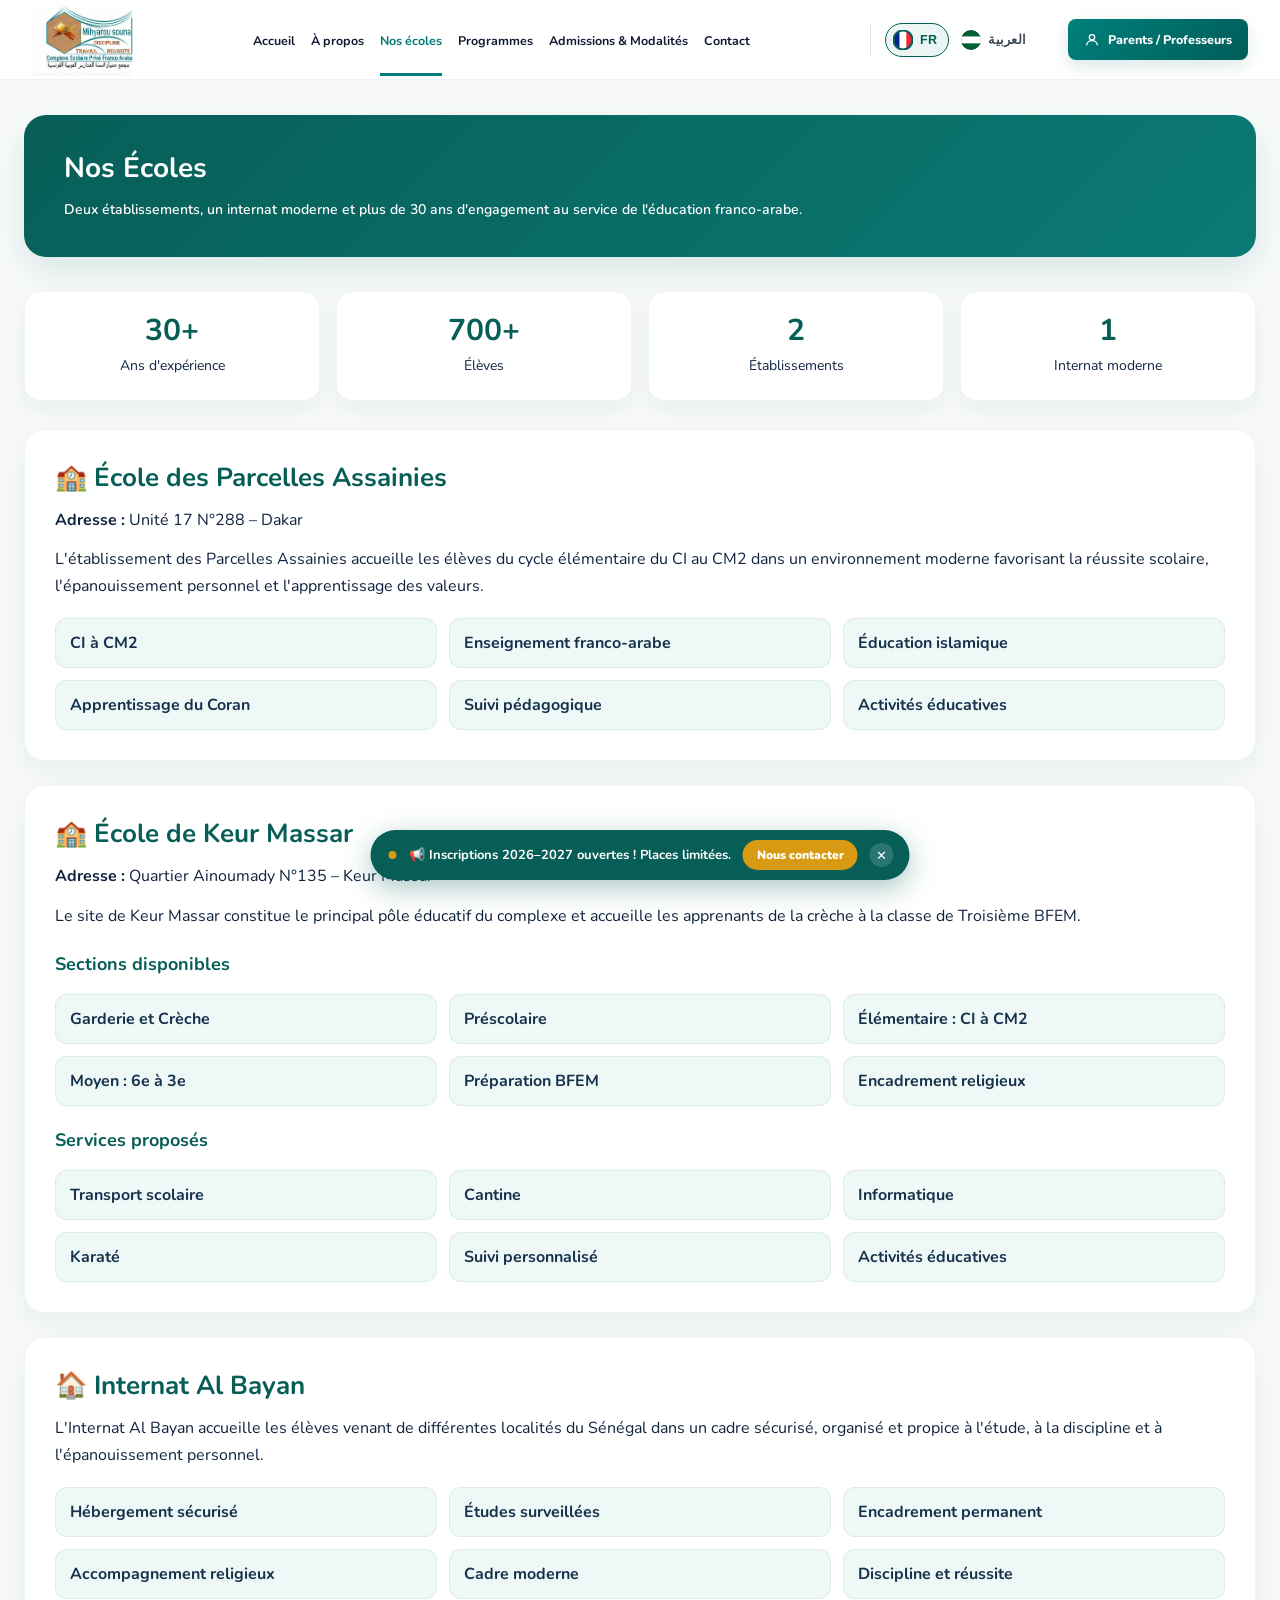
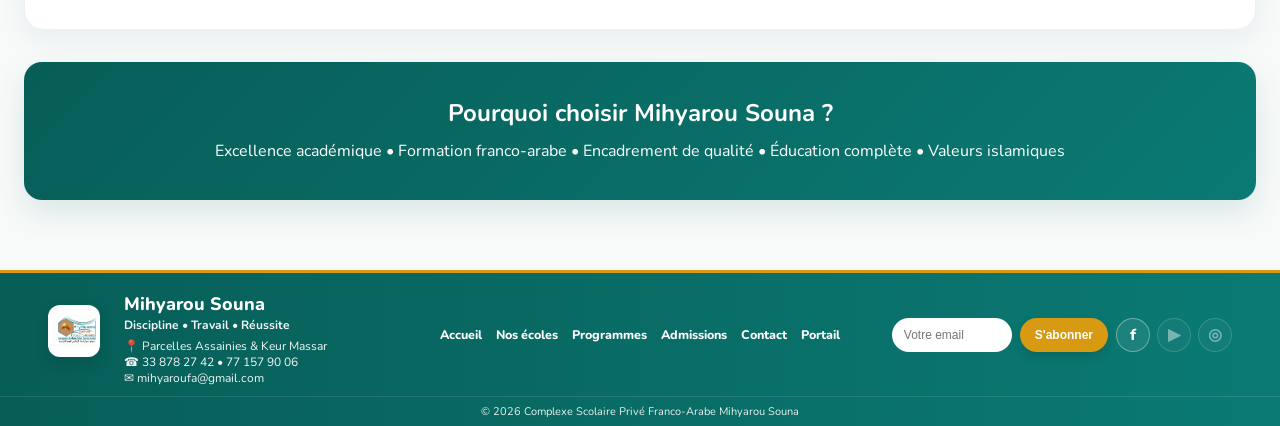
<file: ecoles/index.html>
<!DOCTYPE html>
<html lang="fr">
<head>
  <meta charset="UTF-8" />
  <meta name="viewport" content="width=device-width, initial-scale=1.0" />
  <meta name="description" content="Nos écoles - Complexe Scolaire Privé Franco-Arabe Mihyarou Souna" />
  <title>Nos écoles | Mihyarou Souna</title>
  <link rel="stylesheet" href="../css/style.css" />
  <link rel="icon" href="../assets/logo.png" type="image/png">

<style>
.portal-btn-adjust{
    margin-right:24px !important;
}
</style>


<style>
/* Fix définitif : logo du header contenu dans la hauteur de la barre */
header img,
.navbar img,
.site-header img,
.header img,
.logo img,
.brand img{
  max-height:72px !important;
  width:auto !important;
  object-fit:contain !important;
  display:block !important;
}

header,
.navbar,
.site-header,
.header{
  min-height:80px !important;
  overflow:hidden !important;
  display:flex !important;
  align-items:center !important;
}

.logo,
.brand,
.navbar-brand{
  height:72px !important;
  display:flex !important;
  align-items:center !important;
  overflow:hidden !important;
}
</style>


<style>
/* Footer toujours en bas de page sur les pages courtes */
html, body{
  min-height:100%;
}
body{
  min-height:100vh;
  display:flex;
  flex-direction:column;
}
main, .main, .page-content, .content{
  flex:1 0 auto;
}
footer, .ms-footer{
  margin-top:auto !important;
  flex-shrink:0;
}
</style>


<style>
.flag-circle{
display:inline-flex;
width:34px;
height:34px;
border-radius:50%;
overflow:hidden;
vertical-align:middle;
margin-right:10px;
box-shadow:0 2px 8px rgba(0,0,0,.15);
border:2px solid #fff;
}
.flag-circle span{
flex:1;
height:100%;
}
.flag-green{background:#00853F;}
.flag-yellow{background:#FDEF42;}
.flag-red{background:#E31B23;}
.program-title-flex{display:flex;align-items:center;gap:10px;}
</style>


<style>
.program-title-flex{
display:flex!important;
align-items:center!important;
gap:14px;
margin-bottom:8px;
}
.flag-circle{
width:34px;height:34px;border-radius:50%;
overflow:hidden;display:flex;position:relative;
box-shadow:0 2px 8px rgba(0,0,0,.15);
flex-shrink:0;
}
.flag-green,.flag-yellow,.flag-red{flex:1;height:100%;}
.flag-green{background:#00853F;}
.flag-yellow{background:#FDEF42;}
.flag-red{background:#E31B23;}
.flag-star{
position:absolute;
left:50%;
top:50%;
transform:translate(-50%,-50%);
color:#00853F;
font-size:12px;
font-weight:900;
line-height:1;
}
</style>


<style>
.schools-page{background:#f7faf9;color:#10233f;}
.schools-hero{max-width:1400px;margin:35px auto 0;padding:0 24px;}
.schools-banner{
  background:linear-gradient(135deg,#075e57,#0b7a74);
  color:#fff;
  border-radius:22px;
  padding:48px 46px;
  box-shadow:0 14px 34px rgba(7,94,87,.12);
}
.schools-banner h1{font-size:38px;margin:0 0 14px;line-height:1.15;}
.schools-banner p{margin:0;max-width:767px;line-height:1.65;font-weight:600;}
.schools-wrap{max-width:1400px;margin:0 auto 70px;padding:0 24px;}
.schools-stats{
  display:grid;
  grid-template-columns:repeat(4,1fr);
  gap:16px;
  margin:34px 0 28px;
}
.schools-stat{
  background:#fff;
  padding:24px 16px;
  border-radius:16px;
  text-align:center;
  box-shadow:0 8px 22px rgba(16,35,63,.06);
  border:1px solid rgba(7,94,87,.06);
}
.schools-stat strong{
  display:block;
  color:#075e57;
  font-size:30px;
  line-height:1;
  margin-bottom:8px;
}
.schools-stat span{font-size:14px;}
.school-card{
  background:#fff;
  border-radius:20px;
  padding:30px;
  margin-top:24px;
  box-shadow:0 10px 28px rgba(16,35,63,.06);
  border:1px solid rgba(7,94,87,.07);
}
.school-card h2{color:#075e57;margin:0 0 12px;font-size:26px;}
.school-card h3{color:#075e57;margin:22px 0 10px;font-size:18px;}
.school-card p{line-height:1.7;margin:0 0 12px;}
.features{
  display:grid;
  grid-template-columns:repeat(3,1fr);
  gap:12px;
  margin-top:18px;
}
.feature{
  background:#eef8f6;
  border:1px solid rgba(7,94,87,.08);
  padding:13px 14px;
  border-radius:12px;
  font-weight:700;
  color:#17324d;
}
.schools-cta{
  margin-top:32px;
  background:linear-gradient(135deg,#075e57,#0b7a74);
  color:#fff;
  padding:35px;
  border-radius:18px;
  text-align:center;
  box-shadow:0 12px 30px rgba(7,94,87,.12);
}
.schools-cta h2{margin:0 0 10px;color:#fff;}
.schools-cta p{margin:0;line-height:1.6;}
@media(max-width:767px){
  .schools-stats,.features{grid-template-columns:repeat(2,1fr);}
  .schools-banner{padding:28px 20px;}
}
@media(max-width:480px){
  .schools-stats,.features{grid-template-columns:1fr 1fr;}
}
</style>


<style>
/* Hero uniforme compact type page Contact */
.uniform-page-hero,
.presentation-hero-inner,
.schools-banner,
.programs-banner,
.adm-banner,
.contact-banner{
  background:linear-gradient(135deg,#075e57,#0b7a74)!important;
  color:#fff!important;
  border-radius:22px!important;
  padding:36px 40px!important;
  box-shadow:0 14px 34px rgba(7,94,87,.12)!important;
}

.presentation-hero,
.schools-hero,
.programs-hero,
.adm-hero,
.contact-hero{
  max-width:1400px!important;
  margin:35px auto 0!important;
  padding:0 24px!important;
}

.presentation-kicker,
.contact-badge,
.uniform-hero-badge{
  display:inline-block!important;
  background:#d79a12!important;
  color:#fff!important;
  border-radius:999px!important;
  padding:6px 12px!important;
  font-size:12px!important;
  font-weight:900!important;
  letter-spacing:0!important;
  text-transform:none!important;
  margin-bottom:12px!important;
}

.presentation-hero h1,
.schools-banner h1,
.programs-banner h1,
.adm-banner h1,
.contact-banner h1{
  font-size:28px!important;
  line-height:1.22!important;
  margin:0 0 14px!important;
  color:#fff!important;
}

.presentation-hero p,
.schools-banner p,
.programs-banner p,
.adm-banner p,
.contact-banner p{
  font-size:14px!important;
  line-height:1.55!important;
  max-width:850px!important;
  margin:0!important;
  color:#fff!important;
}

.founder-card{
  transform:scale(.88)!important;
  transform-origin:center!important;
}
.founder-card img,
.founder-photo{
  width:105px!important;
  height:105px!important;
  object-fit:cover!important;
  object-position:center 15%!important;
  border-radius:50%!important;
  border:3px solid #d79a12!important;
  box-shadow:0 6px 14px rgba(0,0,0,.10)!important;
}
.founder-name{
  font-size:14px!important;
  margin-top:7px!important;
}
.founder-role{
  font-size:12px!important;
}
@media(max-width:767px){
  .presentation-hero-inner,
  .schools-banner,
  .programs-banner,
  .adm-banner,
  .contact-banner{
    padding:28px 24px!important;
  }
  .presentation-hero h1,
  .schools-banner h1,
  .programs-banner h1,
  .adm-banner h1,
  .contact-banner h1{
    font-size:24px!important;
  }
}
</style>

</head>
<body>
<header class="header">
  <a href="../" class="brand"><img src="../assets/logo.png" alt="Logo Mihyarou Souna"></a>
  <button class="menu" aria-label="Ouvrir le menu">☰</button>
  <nav class="nav">
    <a  href="../" data-i18n="nav.home">Accueil</a>
    <a  href="../apropos/" data-i18n="nav.about">À propos</a>
    <a class="active" href="../ecoles/" data-i18n="nav.schools">Nos écoles</a>
    <a  href="../programmes/" data-i18n="nav.programs">Programmes</a>
    <a  href="../admissions/" data-i18n="nav.admissions">Admissions & Modalités</a>
    <a  href="../contact/" data-i18n="nav.contact">Contact</a>
  </nav>
  <a class="space-btn" href="../portail/login.html">
    <svg width="16" height="16" fill="none" stroke="currentColor" stroke-width="2" viewBox="0 0 24 24"><circle cx="12" cy="8" r="4"/><path d="M4 20c0-4 3.6-7 8-7s8 3 8 7"/></svg>
    <span data-i18n="nav.portal">Parents / Professeurs</span>
  </a>
</header>


<main class="schools-page">
  <section class="schools-hero">
    <div class="schools-banner">
      <h1 data-i18n="schools.h1">Nos Écoles</h1>
      <p data-i18n="schools.sub">Deux établissements, un internat moderne et plus de 30 ans d'engagement au service de l'éducation franco-arabe.</p>
    </div>
  </section>

  <section class="schools-wrap">
    <div class="schools-stats">
      <div class="schools-stat"><strong>30+</strong><span data-i18n="schools.stat1">Ans d'expérience</span></div>
      <div class="schools-stat"><strong>700+</strong><span data-i18n="schools.stat2">Élèves</span></div>
      <div class="schools-stat"><strong>2</strong><span data-i18n="schools.stat3">Établissements</span></div>
      <div class="schools-stat"><strong>1</strong><span data-i18n="schools.stat4">Internat moderne</span></div>
    </div>

    <article class="school-card">
      <h2 data-i18n="schools.pa.title">🏫 École des Parcelles Assainies</h2>
      <p><strong data-i18n="schools.pa.addr">Adresse :</strong> Unité 17 N°288 – Dakar</p>
      <p data-i18n="schools.pa.desc">L'établissement des Parcelles Assainies accueille les élèves du cycle élémentaire du <strong>CI au CM2</strong> dans un environnement moderne favorisant la réussite scolaire, l'épanouissement personnel et l'apprentissage des valeurs.</p>
      <div class="features">
        <div class="feature" data-i18n="schools.pa.f1">CI à CM2</div>
        <div class="feature" data-i18n="schools.pa.f2">Enseignement franco-arabe</div>
        <div class="feature" data-i18n="schools.pa.f3">Éducation islamique</div>
        <div class="feature" data-i18n="schools.pa.f4">Apprentissage du Coran</div>
        <div class="feature" data-i18n="schools.pa.f5">Suivi pédagogique</div>
        <div class="feature" data-i18n="schools.pa.f6">Activités éducatives</div>
      </div>
    </article>

    <article class="school-card">
      <h2 data-i18n="schools.km.title">🏫 École de Keur Massar</h2>
      <p><strong data-i18n="schools.pa.addr">Adresse :</strong> Quartier Ainoumady N°135 – Keur Massar</p>
      <p data-i18n="schools.km.desc">Le site de Keur Massar constitue le principal pôle éducatif du complexe et accueille les apprenants de la <strong>crèche à la classe de Troisième BFEM</strong>.</p>
      <h3 data-i18n="schools.km.sections">Sections disponibles</h3>
      <div class="features">
        <div class="feature" data-i18n="schools.km.s1">Garderie et Crèche</div>
        <div class="feature" data-i18n="schools.km.s2">Préscolaire</div>
        <div class="feature" data-i18n="schools.km.s3">Élémentaire : CI à CM2</div>
        <div class="feature" data-i18n="schools.km.s4">Moyen : 6e à 3e</div>
        <div class="feature" data-i18n="schools.km.s5">Préparation BFEM</div>
        <div class="feature" data-i18n="schools.km.s6">Encadrement religieux</div>
      </div>
      <h3 data-i18n="schools.km.services">Services proposés</h3>
      <div class="features">
        <div class="feature" data-i18n="schools.km.sv1">Transport scolaire</div>
        <div class="feature" data-i18n="schools.km.sv2">Cantine</div>
        <div class="feature" data-i18n="schools.km.sv3">Informatique</div>
        <div class="feature" data-i18n="schools.km.sv4">Karaté</div>
        <div class="feature" data-i18n="schools.km.sv5">Suivi personnalisé</div>
        <div class="feature" data-i18n="schools.pa.f6">Activités éducatives</div>
      </div>
    </article>

    <article class="school-card">
      <h2 data-i18n="schools.int.title">🏠 Internat Al Bayan</h2>
      <p data-i18n="schools.int.desc">L'Internat Al Bayan accueille les élèves venant de différentes localités du Sénégal dans un cadre sécurisé, organisé et propice à l'étude, à la discipline et à l'épanouissement personnel.</p>
      <div class="features">
        <div class="feature" data-i18n="schools.int.f1">Hébergement sécurisé</div>
        <div class="feature" data-i18n="schools.int.f2">Études surveillées</div>
        <div class="feature" data-i18n="schools.int.f3">Encadrement permanent</div>
        <div class="feature" data-i18n="schools.int.f4">Accompagnement religieux</div>
        <div class="feature" data-i18n="schools.int.f5">Cadre moderne</div>
        <div class="feature" data-i18n="schools.int.f6">Discipline et réussite</div>
      </div>
    </article>

    <div class="schools-cta">
      <h2 data-i18n="schools.why.title">Pourquoi choisir Mihyarou Souna ?</h2>
      <p data-i18n="schools.cta.text">Excellence académique • Formation franco-arabe • Encadrement de qualité • Éducation complète • Valeurs islamiques</p>
    </div>
  </section>
</main>



<script src="../js/script.js"></script>
<script src="../js/lang.js"></script>






<style>
.ms-footer{width:100%;background:linear-gradient(90deg,#075e57,#0b7a74);border-top:3px solid #d79a12;color:#fff;font-family:inherit}
.ms-footer *{box-sizing:border-box}
.ms-footer-wrap{max-width:1400px;margin:auto;padding:10px 48px;display:grid;grid-template-columns:minmax(260px,1fr) auto minmax(260px,1fr);align-items:center;gap:16px}
.ms-footer-brand{display:flex;align-items:center;gap:12px;justify-self:start;padding-left:0;margin-left:0}
.ms-footer-logo{width:52px;height:52px;border-radius:12px;background:#fff;object-fit:contain;padding:4px;box-shadow:0 6px 16px rgba(0,0,0,.12)}
.ms-footer-title{font-size:18px;line-height:1;font-weight:800;margin-bottom:4px}
.ms-footer-slogan{font-size:12px;font-weight:700;margin-bottom:5px;opacity:.95}
.ms-footer-contact{font-size:12px;line-height:1.35;opacity:.95}
.ms-footer-nav{display:flex;align-items:center;justify-content:center;gap:14px;white-space:nowrap}
.ms-footer-nav a{color:#fff;text-decoration:none;font-size:12.5px;font-weight:800;transition:.2s}
.ms-footer-nav a:hover{color:#f0b22c}
.ms-footer-right{justify-self:end;display:flex;align-items:center;gap:8px;flex-wrap:nowrap}
.ms-footer-newsletter{display:flex;align-items:center;gap:8px}
.ms-footer-newsletter input{height:34px;width:120px;border:0;border-radius:999px;padding:0 12px;font-size:12px;outline:none}
.ms-footer-newsletter button{height:34px;border:0;border-radius:999px;padding:0 15px;background:#d79a12;color:#fff;font-size:12px;font-weight:800;cursor:pointer;box-shadow:0 5px 12px rgba(0,0,0,.12)}
.ms-footer-socials{display:flex;align-items:center;gap:7px}
.ms-footer-socials a{position:relative;width:34px;height:34px;border-radius:50%;display:inline-flex;align-items:center;justify-content:center;color:#fff;text-decoration:none;border:1px solid rgba(255,255,255,.35);background:rgba(255,255,255,.08);font-weight:800;transition:.2s}
.ms-footer-socials a:hover{transform:translateY(-2px);border-color:#d79a12;box-shadow:0 0 0 3px rgba(215,154,18,.22)}
.ms-footer-socials a::after{content:attr(aria-label);position:absolute;bottom:42px;left:50%;transform:translateX(-50%);background:#062f2c;color:#fff;font-size:11px;font-weight:700;padding:5px 8px;border-radius:6px;white-space:nowrap;opacity:0;pointer-events:none;transition:.2s}
.ms-footer-socials a:hover::after{opacity:1}
.ms-footer-socials a.social-soon{opacity:.45;cursor:default;pointer-events:none;}
.ms-footer-socials a.social-soon::before{content:"Bientôt";position:absolute;bottom:42px;left:50%;transform:translateX(-50%);background:#333;color:#fff;font-size:10px;font-weight:700;padding:4px 7px;border-radius:5px;white-space:nowrap;opacity:0;pointer-events:none;transition:.2s;}
.ms-footer-socials a.social-soon:hover::before{opacity:1;}
.ms-footer-copy{text-align:center;border-top:1px solid rgba(255,255,255,.12);padding:7px 12px;font-size:11px;opacity:.9}
@media(max-width:1100px){.ms-footer-wrap{grid-template-columns:1fr;justify-items:center;text-align:center}.ms-footer-brand{justify-self:center}.ms-footer-right{justify-self:center;flex-wrap:wrap;justify-content:center}.ms-footer-nav{flex-wrap:wrap}.ms-footer-contact{text-align:left}}
</style>

<footer class="ms-footer" style="width:100vw;position:relative;left:50%;right:50%;margin-left:-50vw;margin-right:-50vw;">
  <div class="ms-footer-wrap">
    <div class="ms-footer-brand" style="justify-self:start;margin-left:0;">
      <img class="ms-footer-logo" style="margin-top:-8px;" src="../assets/logo.png" alt="Logo Mihyarou Souna">
      <div style="padding-left:12px;padding-top:12px;display:flex;flex-direction:column;justify-content:center;">
        <div class="ms-footer-title">Mihyarou Souna</div>
        <div class="ms-footer-slogan" data-i18n="footer.slogan">Discipline • Travail • Réussite</div>
        <div class="ms-footer-contact" data-i18n="footer.contact.info" data-i18n-html="true">📍 Parcelles Assainies &amp; Keur Massar<br>☎ 33 878 27 42 • 77 157 90 06<br>✉ mihyaroufa@gmail.com</div>
      </div>
    </div>

    <nav class="ms-footer-nav" aria-label="Navigation pied de page">
      <a href="../" data-i18n="footer.nav.home">Accueil</a>
      <a href="../ecoles/" data-i18n="footer.nav.schools">Nos écoles</a>
      <a href="../programmes/" data-i18n="footer.nav.programs">Programmes</a>
      <a href="../admissions/" data-i18n="footer.nav.adm">Admissions</a>
      <a href="../contact/" data-i18n="footer.nav.contact">Contact</a>
      <a href="../portail/login.html" data-i18n="footer.nav.portal">Portail</a>
    </nav>

    <div class="ms-footer-right">
      <form class="ms-footer-newsletter" onsubmit="event.preventDefault();">
        <input type="email" placeholder="Votre email" data-i18n="footer.email" aria-label="Votre email">
        <button type="submit" data-i18n="footer.subscribe">S’abonner</button>
      </form>
      <div class="ms-footer-socials">
        <a href="https://www.facebook.com/profile.php?id=100045061854399" target="_blank" rel="noopener" aria-label="Facebook">f</a>
        <a href="#" aria-label="YouTube — Bientôt disponible" class="social-soon">▶</a>
        <a href="#" aria-label="Instagram — Bientôt disponible" class="social-soon">◎</a>
      </div>
    </div>
  </div>
  <div class="ms-footer-copy" data-i18n="footer.copy">© 2026 Complexe Scolaire Privé Franco-Arabe Mihyarou Souna</div>
</footer>

<script src="../js/annonce.js"></script>
</body>
</html>
</file>
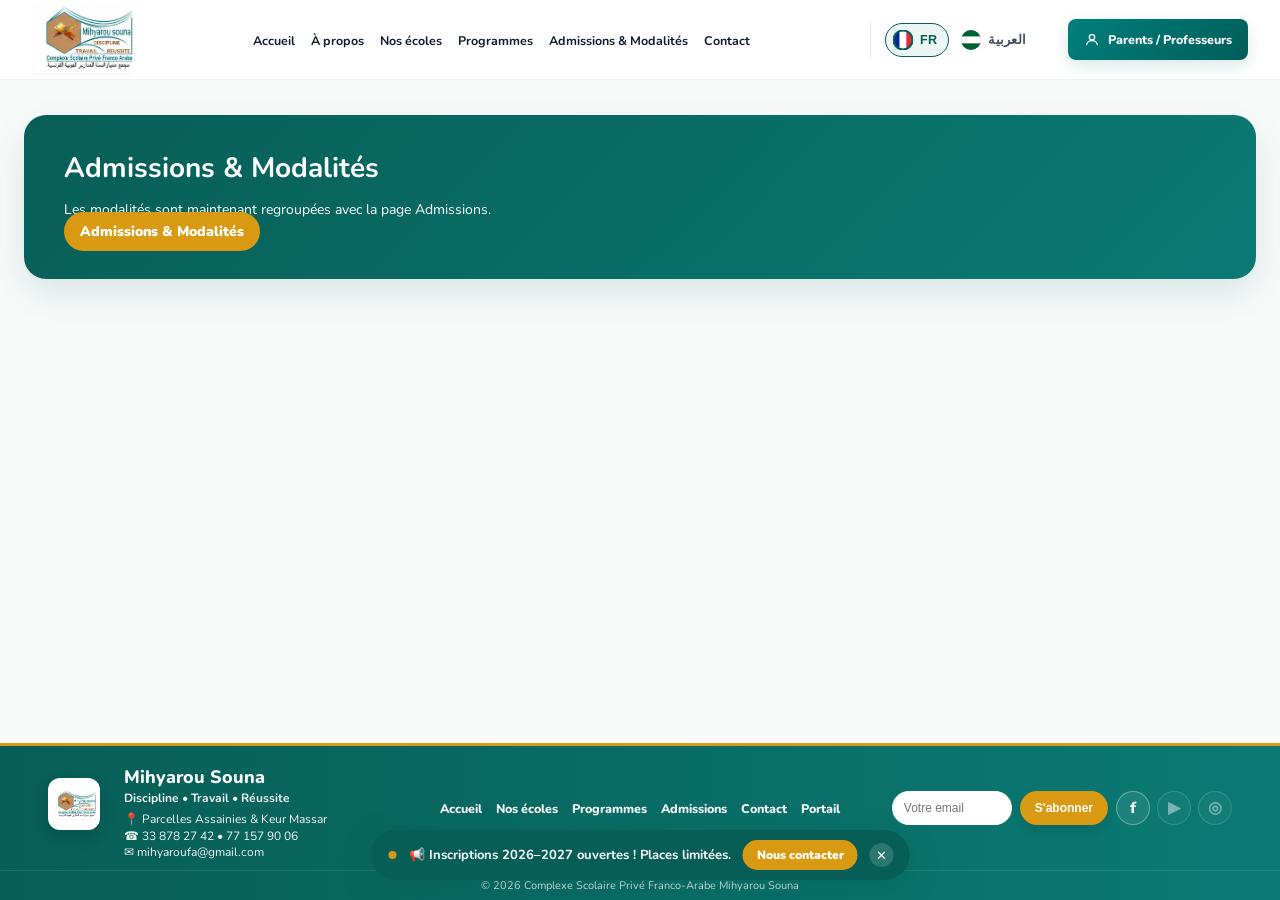
<file: modalites/index.html>
<!DOCTYPE html>
<html lang="fr">
<head>
  <meta charset="UTF-8" />
  <meta name="viewport" content="width=device-width, initial-scale=1.0" />
  <meta name="description" content="Modalités - Complexe Scolaire Privé Franco-Arabe Mihyarou Souna" />
  <title>Modalités | Mihyarou Souna</title>
  <link rel="stylesheet" href="../css/style.css" />
  <link rel="icon" href="../assets/logo.png" type="image/png">

<style>
.portal-btn-adjust{
    margin-right:24px !important;
}
</style>


<style>
/* Fix définitif : logo du header contenu dans la hauteur de la barre */
header img,
.navbar img,
.site-header img,
.header img,
.logo img,
.brand img{
  max-height:72px !important;
  width:auto !important;
  object-fit:contain !important;
  display:block !important;
}

header,
.navbar,
.site-header,
.header{
  min-height:80px !important;
  overflow:hidden !important;
  display:flex !important;
  align-items:center !important;
}

.logo,
.brand,
.navbar-brand{
  height:72px !important;
  display:flex !important;
  align-items:center !important;
  overflow:hidden !important;
}
</style>


<style>
/* Footer toujours en bas de page sur les pages courtes */
html, body{
  min-height:100%;
}
body{
  min-height:100vh;
  display:flex;
  flex-direction:column;
}
main, .main, .page-content, .content{
  flex:1 0 auto;
}
footer, .ms-footer{
  margin-top:auto !important;
  flex-shrink:0;
}
</style>


<style>
.flag-circle{
display:inline-flex;
width:34px;
height:34px;
border-radius:50%;
overflow:hidden;
vertical-align:middle;
margin-right:10px;
box-shadow:0 2px 8px rgba(0,0,0,.15);
border:2px solid #fff;
}
.flag-circle span{
flex:1;
height:100%;
}
.flag-green{background:#00853F;}
.flag-yellow{background:#FDEF42;}
.flag-red{background:#E31B23;}
.program-title-flex{display:flex;align-items:center;gap:10px;}
</style>


<style>
.program-title-flex{
display:flex!important;
align-items:center!important;
gap:14px;
margin-bottom:8px;
}
.flag-circle{
width:34px;height:34px;border-radius:50%;
overflow:hidden;display:flex;position:relative;
box-shadow:0 2px 8px rgba(0,0,0,.15);
flex-shrink:0;
}
.flag-green,.flag-yellow,.flag-red{flex:1;height:100%;}
.flag-green{background:#00853F;}
.flag-yellow{background:#FDEF42;}
.flag-red{background:#E31B23;}
.flag-star{
position:absolute;
left:50%;
top:50%;
transform:translate(-50%,-50%);
color:#00853F;
font-size:12px;
font-weight:900;
line-height:1;
}
</style>

<style>
/* Corrections réelles Programmes + Nos Écoles */
.program-title-clean{
  display:flex!important;
  align-items:center!important;
  gap:14px!important;
  margin:0 0 18px!important;
  font-size:24px!important;
  font-weight:900!important;
  color:#00152e!important;
}
.sn-flag-round{
  width:34px!important;
  height:34px!important;
  border-radius:50%!important;
  overflow:hidden!important;
  display:inline-flex!important;
  position:relative!important;
  flex-shrink:0!important;
  box-shadow:0 2px 8px rgba(0,0,0,.18)!important;
  border:2px solid #fff!important;
}
.sn-flag-round .green{background:#00853F;flex:1;height:100%;}
.sn-flag-round .yellow{background:#FDEF42;flex:1;height:100%;}
.sn-flag-round .red{background:#E31B23;flex:1;height:100%;}
.sn-flag-round .star{
  position:absolute!important;
  left:50%!important;
  top:50%!important;
  transform:translate(-50%,-50%)!important;
  color:#00853F!important;
  font-size:11px!important;
  font-weight:900!important;
  line-height:1!important;
}
.schools-stats-restore{
  display:grid!important;
  grid-template-columns:repeat(4,1fr)!important;
  gap:15px!important;
  margin:25px 0!important;
}
.schools-stats-restore .stat{
  background:#fff!important;
  padding:20px!important;
  border-radius:16px!important;
  text-align:center!important;
  box-shadow:0 8px 22px rgba(0,0,0,.06)!important;
}
.schools-stats-restore .stat strong{
  display:block!important;
  color:#075e57!important;
  font-size:28px!important;
}
@media(max-width:767px){
  .schools-stats-restore{grid-template-columns:repeat(2,1fr)!important;}
}
</style>


<style>
.adm-page{background:#f7faf9;color:#10233f}
.adm-hero,.adm-wrap{max-width:1400px;margin:35px auto 0;padding:0 24px}
.adm-banner{background:linear-gradient(135deg,#075e57,#0b7a74);color:#fff;border-radius:22px;padding:36px 40px;box-shadow:0 14px 34px rgba(7,94,87,.12)}
.adm-banner h1{font-size:34px;margin:0 0 10px}
.adm-banner p{margin:0;line-height:1.6;max-width:980px;font-size:15px}
.adm-wrap{margin-top:0;margin-bottom:70px}
.adm-grid{display:grid;grid-template-columns:1fr 1fr;gap:18px;margin-top:20px}
.adm-card,.adm-table-card{background:#fff;border-radius:18px;padding:20px;box-shadow:0 8px 22px rgba(16,35,63,.06);border:1px solid rgba(7,94,87,.07)}
.adm-card h2,.adm-table-card h2{color:#075e57;margin:0 0 12px;font-size:21px}
.adm-card h3{color:#075e57;margin:14px 0 8px;font-size:16px}
.adm-card p,.adm-card li{font-size:14px;line-height:1.5}
.adm-card ul{margin:0;padding-left:18px}
.adm-note{background:#fff8e8;border-left:5px solid #d79a12}
.adm-badges{display:flex;flex-wrap:wrap;gap:8px;margin-top:10px}
.adm-badge{background:#eef8f6;color:#075e57;border-radius:999px;padding:7px 10px;font-size:12px;font-weight:800}
.adm-tabs{display:flex;gap:10px;flex-wrap:wrap;margin:22px 0 10px}
.adm-tab{background:#075e57;color:white;border-radius:999px;padding:8px 13px;font-weight:800;font-size:13px}
.adm-table-card{margin-top:18px}
.table-scroll{overflow:auto;border-radius:12px;border:1px solid #e5eeee}
.adm-table{width:100%;border-collapse:collapse;min-width:820px;font-size:13px}
.adm-table th{background:#075e57;color:#fff;padding:10px;text-align:left}
.adm-table td{padding:9px 10px;border-bottom:1px solid #edf1f1;vertical-align:top}
.adm-table tr:nth-child(even){background:#f9fcfb}
.adm-table strong{color:#075e57}
.adm-mini{font-size:12px;color:#486174}
.adm-cta{margin-top:22px;background:linear-gradient(135deg,#075e57,#0b7a74);color:white;border-radius:18px;padding:24px;display:flex;align-items:center;justify-content:space-between;gap:14px}
.adm-cta h2{margin:0 0 6px;color:#fff;font-size:22px}
.adm-cta p{margin:0;font-size:14px;line-height:1.5}
.adm-cta a{background:#d79a12;color:#fff;text-decoration:none;border-radius:999px;padding:11px 16px;font-weight:900;white-space:nowrap}
@media(max-width:767px){.adm-grid{grid-template-columns:1fr}.adm-banner{padding:28px 20px}.adm-cta{flex-direction:column;align-items:flex-start}}
</style>


<style>
/* Hero uniforme compact type page Contact */
.uniform-page-hero,
.presentation-hero-inner,
.schools-banner,
.programs-banner,
.adm-banner,
.contact-banner{
  background:linear-gradient(135deg,#075e57,#0b7a74)!important;
  color:#fff!important;
  border-radius:22px!important;
  padding:36px 40px!important;
  box-shadow:0 14px 34px rgba(7,94,87,.12)!important;
}

.presentation-hero,
.schools-hero,
.programs-hero,
.adm-hero,
.contact-hero{
  max-width:1400px!important;
  margin:35px auto 0!important;
  padding:0 24px!important;
}

.presentation-kicker,
.contact-badge,
.uniform-hero-badge{
  display:inline-block!important;
  background:#d79a12!important;
  color:#fff!important;
  border-radius:999px!important;
  padding:6px 12px!important;
  font-size:12px!important;
  font-weight:900!important;
  letter-spacing:0!important;
  text-transform:none!important;
  margin-bottom:12px!important;
}

.presentation-hero h1,
.schools-banner h1,
.programs-banner h1,
.adm-banner h1,
.contact-banner h1{
  font-size:28px!important;
  line-height:1.22!important;
  margin:0 0 14px!important;
  color:#fff!important;
}

.presentation-hero p,
.schools-banner p,
.programs-banner p,
.adm-banner p,
.contact-banner p{
  font-size:14px!important;
  line-height:1.55!important;
  max-width:850px!important;
  margin:0!important;
  color:#fff!important;
}

.founder-card{
  transform:scale(.88)!important;
  transform-origin:center!important;
}
.founder-card img,
.founder-photo{
  width:105px!important;
  height:105px!important;
  object-fit:cover!important;
  object-position:center 15%!important;
  border-radius:50%!important;
  border:3px solid #d79a12!important;
  box-shadow:0 6px 14px rgba(0,0,0,.10)!important;
}
.founder-name{
  font-size:14px!important;
  margin-top:7px!important;
}
.founder-role{
  font-size:12px!important;
}
@media(max-width:767px){
  .presentation-hero-inner,
  .schools-banner,
  .programs-banner,
  .adm-banner,
  .contact-banner{
    padding:28px 24px!important;
  }
  .presentation-hero h1,
  .schools-banner h1,
  .programs-banner h1,
  .adm-banner h1,
  .contact-banner h1{
    font-size:24px!important;
  }
}
</style>

</head>
<body>
<header class="header">
  <a href="../" class="brand"><img src="../assets/logo.png" alt="Logo Mihyarou Souna"></a>
  <button class="menu" aria-label="Ouvrir le menu">☰</button>
  <nav class="nav">
    <a  href="../" data-i18n="nav.home">Accueil</a>
    <a  href="../apropos/" data-i18n="nav.about">À propos</a>
    <a  href="../ecoles/" data-i18n="nav.schools">Nos écoles</a>
    <a  href="../programmes/" data-i18n="nav.programs">Programmes</a>
    <a  href="../admissions/" data-i18n="nav.admissions">Admissions & Modalités</a>
    <a  href="../contact/" data-i18n="nav.contact">Contact</a>
  </nav>
  <a class="space-btn" href="../portail/login.html">
    <svg width="16" height="16" fill="none" stroke="currentColor" stroke-width="2" viewBox="0 0 24 24"><circle cx="12" cy="8" r="4"/><path d="M4 20c0-4 3.6-7 8-7s8 3 8 7"/></svg>
    <span data-i18n="nav.portal">Parents / Professeurs</span>
  </a>
</header>
<main class="adm-page"><section class="adm-hero"><div class="adm-banner"><h1 data-i18n="adm.h1.text">Admissions & Modalités</h1><p data-i18n="adm.redirect.msg">Les modalités sont maintenant regroupées avec la page Admissions.</p><p style="margin-top:14px"><a href="../admissions/" style="background:#d79a12;color:white;padding:10px 16px;border-radius:999px;text-decoration:none;font-weight:900;">Admissions & Modalités</a></p></div></section></main>

<script src="../js/script.js"></script>
<script src="../js/lang.js"></script>






<style>
.ms-footer{width:100%;background:linear-gradient(90deg,#075e57,#0b7a74);border-top:3px solid #d79a12;color:#fff;font-family:inherit}
.ms-footer *{box-sizing:border-box}
.ms-footer-wrap{max-width:1400px;margin:auto;padding:10px 48px;display:grid;grid-template-columns:minmax(260px,1fr) auto minmax(260px,1fr);align-items:center;gap:16px}
.ms-footer-brand{display:flex;align-items:center;gap:12px;justify-self:start;padding-left:0;margin-left:0}
.ms-footer-logo{width:52px;height:52px;border-radius:12px;background:#fff;object-fit:contain;padding:4px;box-shadow:0 6px 16px rgba(0,0,0,.12)}
.ms-footer-title{font-size:18px;line-height:1;font-weight:800;margin-bottom:4px}
.ms-footer-slogan{font-size:12px;font-weight:700;margin-bottom:5px;opacity:.95}
.ms-footer-contact{font-size:12px;line-height:1.35;opacity:.95}
.ms-footer-nav{display:flex;align-items:center;justify-content:center;gap:14px;white-space:nowrap}
.ms-footer-nav a{color:#fff;text-decoration:none;font-size:12.5px;font-weight:800;transition:.2s}
.ms-footer-nav a:hover{color:#f0b22c}
.ms-footer-right{justify-self:end;display:flex;align-items:center;gap:8px;flex-wrap:nowrap}
.ms-footer-newsletter{display:flex;align-items:center;gap:8px}
.ms-footer-newsletter input{height:34px;width:120px;border:0;border-radius:999px;padding:0 12px;font-size:12px;outline:none}
.ms-footer-newsletter button{height:34px;border:0;border-radius:999px;padding:0 15px;background:#d79a12;color:#fff;font-size:12px;font-weight:800;cursor:pointer;box-shadow:0 5px 12px rgba(0,0,0,.12)}
.ms-footer-socials{display:flex;align-items:center;gap:7px}
.ms-footer-socials a{position:relative;width:34px;height:34px;border-radius:50%;display:inline-flex;align-items:center;justify-content:center;color:#fff;text-decoration:none;border:1px solid rgba(255,255,255,.35);background:rgba(255,255,255,.08);font-weight:800;transition:.2s}
.ms-footer-socials a:hover{transform:translateY(-2px);border-color:#d79a12;box-shadow:0 0 0 3px rgba(215,154,18,.22)}
.ms-footer-socials a::after{content:attr(aria-label);position:absolute;bottom:42px;left:50%;transform:translateX(-50%);background:#062f2c;color:#fff;font-size:11px;font-weight:700;padding:5px 8px;border-radius:6px;white-space:nowrap;opacity:0;pointer-events:none;transition:.2s}
.ms-footer-socials a:hover::after{opacity:1}
.ms-footer-socials a.social-soon{opacity:.45;cursor:default;pointer-events:none;}
.ms-footer-socials a.social-soon::before{content:"Bientôt";position:absolute;bottom:42px;left:50%;transform:translateX(-50%);background:#333;color:#fff;font-size:10px;font-weight:700;padding:4px 7px;border-radius:5px;white-space:nowrap;opacity:0;pointer-events:none;transition:.2s;}
.ms-footer-socials a.social-soon:hover::before{opacity:1;}
.ms-footer-copy{text-align:center;border-top:1px solid rgba(255,255,255,.12);padding:7px 12px;font-size:11px;opacity:.9}
@media(max-width:1100px){.ms-footer-wrap{grid-template-columns:1fr;justify-items:center;text-align:center}.ms-footer-brand{justify-self:center}.ms-footer-right{justify-self:center;flex-wrap:wrap;justify-content:center}.ms-footer-nav{flex-wrap:wrap}.ms-footer-contact{text-align:left}}
</style>

<footer class="ms-footer" style="width:100vw;position:relative;left:50%;right:50%;margin-left:-50vw;margin-right:-50vw;">
  <div class="ms-footer-wrap">
    <div class="ms-footer-brand" style="justify-self:start;margin-left:0;">
      <img class="ms-footer-logo" style="margin-top:-8px;" src="../assets/logo.png" alt="Logo Mihyarou Souna">
      <div style="padding-left:12px;padding-top:12px;display:flex;flex-direction:column;justify-content:center;">
        <div class="ms-footer-title">Mihyarou Souna</div>
        <div class="ms-footer-slogan" data-i18n="footer.slogan">Discipline • Travail • Réussite</div>
        <div class="ms-footer-contact" data-i18n="footer.contact.info" data-i18n-html="true">📍 Parcelles Assainies &amp; Keur Massar<br>☎ 33 878 27 42 • 77 157 90 06<br>✉ mihyaroufa@gmail.com</div>
      </div>
    </div>

    <nav class="ms-footer-nav" aria-label="Navigation pied de page">
      <a href="../" data-i18n="footer.nav.home">Accueil</a>
      <a href="../ecoles/" data-i18n="footer.nav.schools">Nos écoles</a>
      <a href="../programmes/" data-i18n="footer.nav.programs">Programmes</a>
      <a href="../admissions/" data-i18n="footer.nav.adm">Admissions</a>
      <a href="../contact/" data-i18n="footer.nav.contact">Contact</a>
      <a href="../portail/login.html" data-i18n="footer.nav.portal">Portail</a>
    </nav>

    <div class="ms-footer-right">
      <form class="ms-footer-newsletter" onsubmit="event.preventDefault();">
        <input type="email" placeholder="Votre email" data-i18n="footer.email" aria-label="Votre email">
        <button type="submit" data-i18n="footer.subscribe">S’abonner</button>
      </form>
      <div class="ms-footer-socials">
        <a href="https://www.facebook.com/profile.php?id=100045061854399" target="_blank" rel="noopener" aria-label="Facebook">f</a>
        <a href="#" aria-label="YouTube — Bientôt disponible" class="social-soon">▶</a>
        <a href="#" aria-label="Instagram — Bientôt disponible" class="social-soon">◎</a>
      </div>
    </div>
  </div>
  <div class="ms-footer-copy" data-i18n="footer.copy">© 2026 Complexe Scolaire Privé Franco-Arabe Mihyarou Souna</div>
</footer>

<script src="../js/annonce.js"></script>
</body>
</html>
</file>
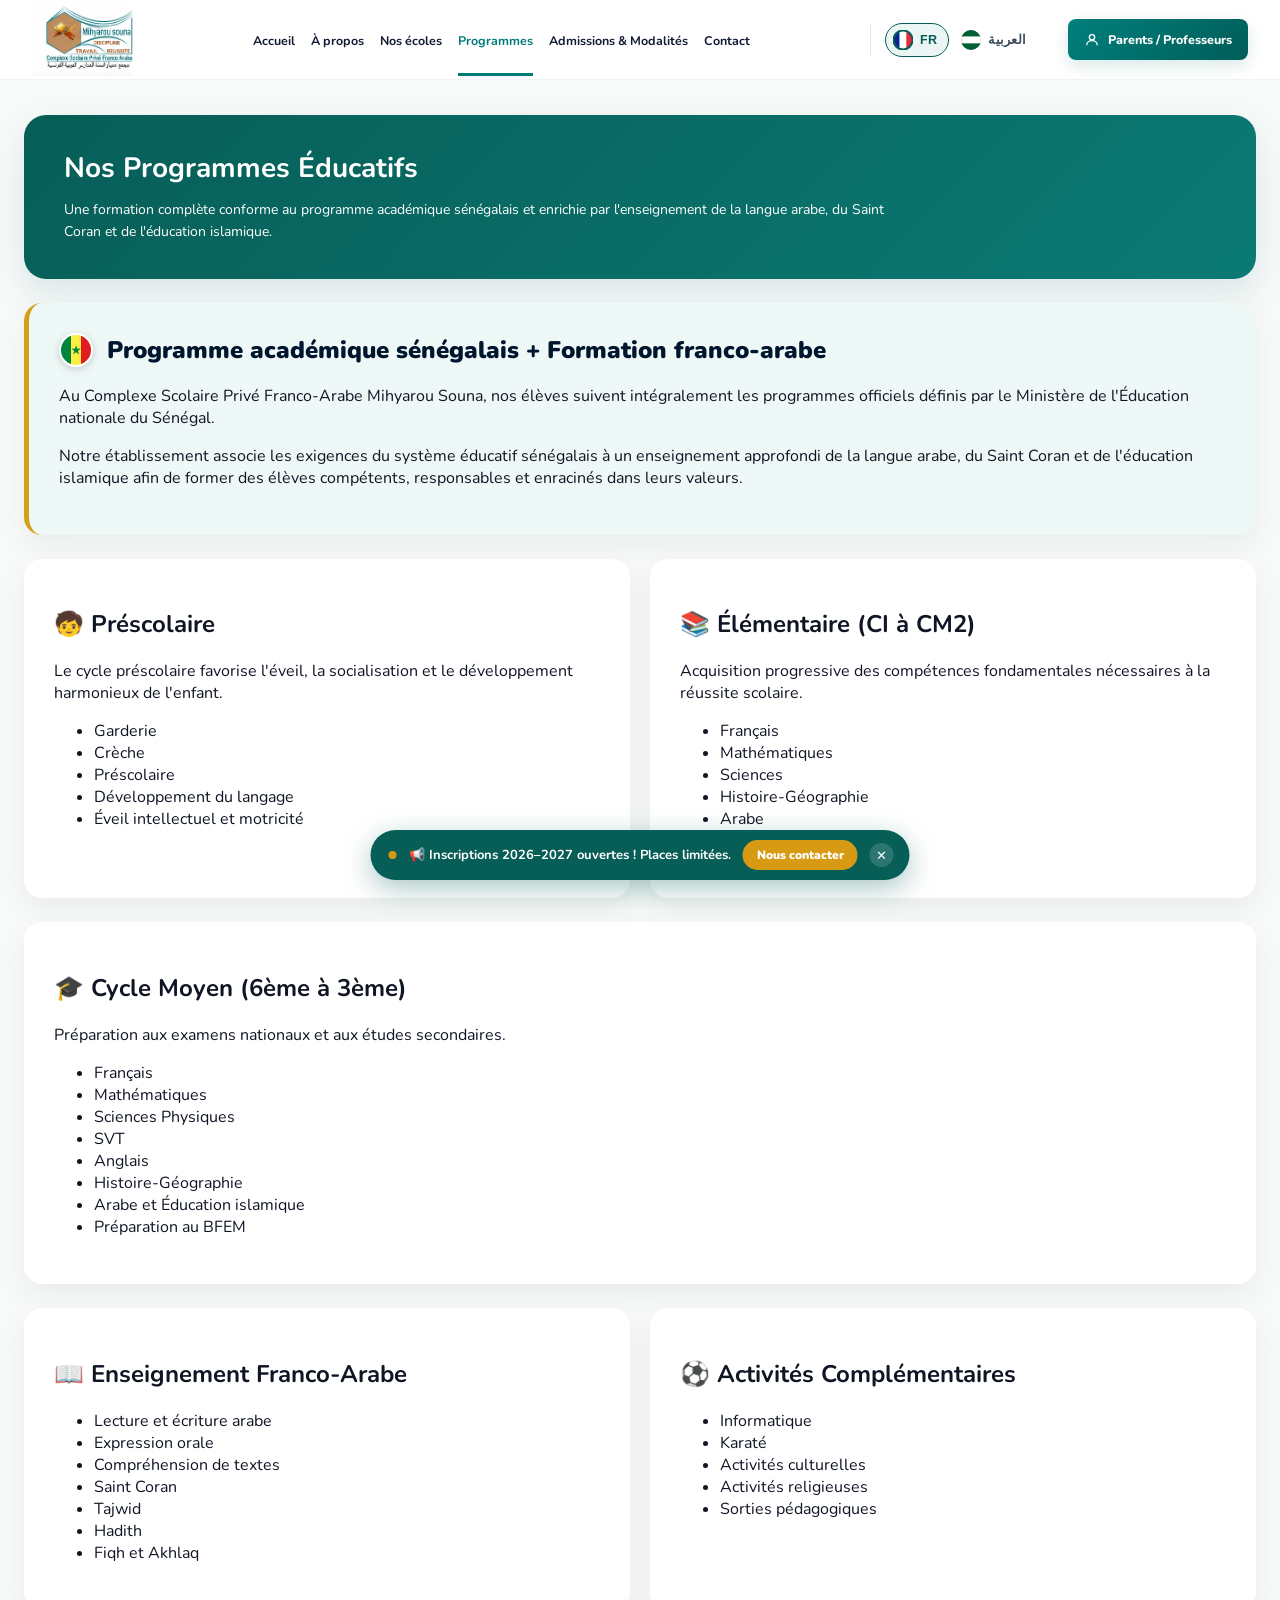
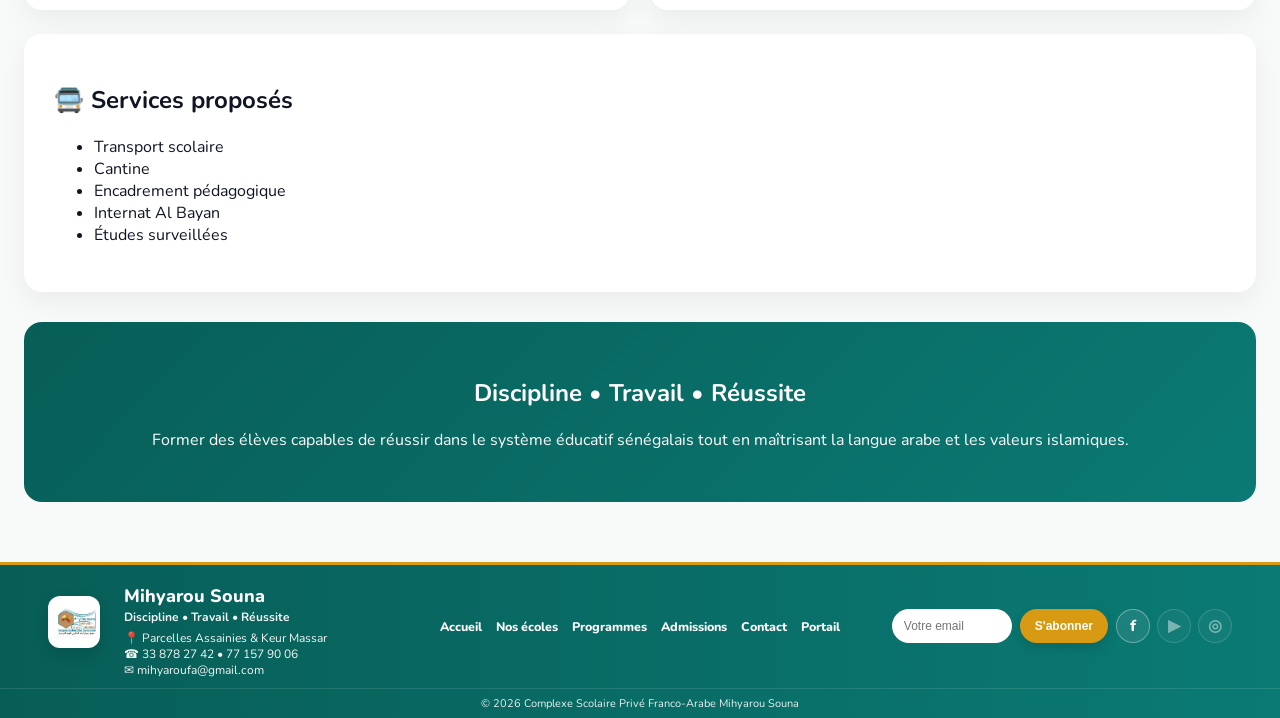
<file: programmes/index.html>
<!DOCTYPE html>
<html lang="fr">
<head>
  <meta charset="UTF-8" />
  <meta name="viewport" content="width=device-width, initial-scale=1.0" />
  <meta name="description" content="Programmes - Complexe Scolaire Privé Franco-Arabe Mihyarou Souna" />
  <title>Programmes | Mihyarou Souna</title>
  <link rel="stylesheet" href="../css/style.css" />
  <link rel="icon" href="../assets/logo.png" type="image/png">

<style>
.portal-btn-adjust{
    margin-right:24px !important;
}
</style>


<style>
/* Fix définitif : logo du header contenu dans la hauteur de la barre */
header img,
.navbar img,
.site-header img,
.header img,
.logo img,
.brand img{
  max-height:72px !important;
  width:auto !important;
  object-fit:contain !important;
  display:block !important;
}

header,
.navbar,
.site-header,
.header{
  min-height:80px !important;
  overflow:hidden !important;
  display:flex !important;
  align-items:center !important;
}

.logo,
.brand,
.navbar-brand{
  height:72px !important;
  display:flex !important;
  align-items:center !important;
  overflow:hidden !important;
}
</style>


<style>
/* Footer toujours en bas de page sur les pages courtes */
html, body{
  min-height:100%;
}
body{
  min-height:100vh;
  display:flex;
  flex-direction:column;
}
main, .main, .page-content, .content{
  flex:1 0 auto;
}
footer, .ms-footer{
  margin-top:auto !important;
  flex-shrink:0;
}
</style>


<style>
.programs-page{background:#f7faf9}
.programs-hero{max-width:1400px;margin:35px auto;padding:0 24px}
.programs-banner{background:linear-gradient(135deg,#075e57,#0b7a74);color:white;padding:45px;border-radius:22px}
.programs-banner h1{font-size:38px;margin:0 0 10px}
.programs-wrap{max-width:1400px;margin:0 auto 60px;padding:0 24px}
.program-card{background:white;padding:30px;border-radius:18px;box-shadow:0 10px 28px rgba(0,0,0,.06);margin-top:24px}
.stats{display:grid;grid-template-columns:repeat(3,1fr);gap:15px;margin:25px 0}
.stat{background:#fff;padding:20px;border-radius:16px;text-align:center;box-shadow:0 8px 22px rgba(0,0,0,.06)}
.stat strong{display:block;color:#075e57;font-size:28px}
.grid{display:grid;grid-template-columns:1fr 1fr;gap:20px}
.highlight{background:#eef8f6;border-left:5px solid #d4a017}
.cta{background:linear-gradient(135deg,#075e57,#0b7a74);color:#fff;padding:35px;border-radius:18px;text-align:center;margin-top:30px}
</style>

<style>
.flag-circle{
display:inline-flex;
width:34px;
height:34px;
border-radius:50%;
overflow:hidden;
vertical-align:middle;
margin-right:10px;
box-shadow:0 2px 8px rgba(0,0,0,.15);
border:2px solid #fff;
}
.flag-circle span{
flex:1;
height:100%;
}
.flag-green{background:#00853F;}
.flag-yellow{background:#FDEF42;}
.flag-red{background:#E31B23;}
.program-title-flex{display:flex;align-items:center;gap:10px;}
</style>


<style>
.program-title-flex{
display:flex!important;
align-items:center!important;
gap:14px;
margin-bottom:8px;
}
.flag-circle{
width:34px;height:34px;border-radius:50%;
overflow:hidden;display:flex;position:relative;
box-shadow:0 2px 8px rgba(0,0,0,.15);
flex-shrink:0;
}
.flag-green,.flag-yellow,.flag-red{flex:1;height:100%;}
.flag-green{background:#00853F;}
.flag-yellow{background:#FDEF42;}
.flag-red{background:#E31B23;}
.flag-star{
position:absolute;
left:50%;
top:50%;
transform:translate(-50%,-50%);
color:#00853F;
font-size:12px;
font-weight:900;
line-height:1;
}
</style>

<style>
/* Corrections réelles Programmes + Nos Écoles */
.program-title-clean{
  display:flex!important;
  align-items:center!important;
  gap:14px!important;
  margin:0 0 18px!important;
  font-size:24px!important;
  font-weight:900!important;
  color:#00152e!important;
}
.sn-flag-round{
  width:34px!important;
  height:34px!important;
  border-radius:50%!important;
  overflow:hidden!important;
  display:inline-flex!important;
  position:relative!important;
  flex-shrink:0!important;
  box-shadow:0 2px 8px rgba(0,0,0,.18)!important;
  border:2px solid #fff!important;
}
.sn-flag-round .green{background:#00853F;flex:1;height:100%;}
.sn-flag-round .yellow{background:#FDEF42;flex:1;height:100%;}
.sn-flag-round .red{background:#E31B23;flex:1;height:100%;}
.sn-flag-round .star{
  position:absolute!important;
  left:50%!important;
  top:50%!important;
  transform:translate(-50%,-50%)!important;
  color:#00853F!important;
  font-size:11px!important;
  font-weight:900!important;
  line-height:1!important;
}
.schools-stats-restore{
  display:grid!important;
  grid-template-columns:repeat(4,1fr)!important;
  gap:15px!important;
  margin:25px 0!important;
}
.schools-stats-restore .stat{
  background:#fff!important;
  padding:20px!important;
  border-radius:16px!important;
  text-align:center!important;
  box-shadow:0 8px 22px rgba(0,0,0,.06)!important;
}
.schools-stats-restore .stat strong{
  display:block!important;
  color:#075e57!important;
  font-size:28px!important;
}
@media(max-width:767px){
  .schools-stats-restore{grid-template-columns:repeat(2,1fr)!important;}
}
</style>


<style>
/* Hero uniforme compact type page Contact */
.uniform-page-hero,
.presentation-hero-inner,
.schools-banner,
.programs-banner,
.adm-banner,
.contact-banner{
  background:linear-gradient(135deg,#075e57,#0b7a74)!important;
  color:#fff!important;
  border-radius:22px!important;
  padding:36px 40px!important;
  box-shadow:0 14px 34px rgba(7,94,87,.12)!important;
}

.presentation-hero,
.schools-hero,
.programs-hero,
.adm-hero,
.contact-hero{
  max-width:1400px!important;
  margin:35px auto 0!important;
  padding:0 24px!important;
}

.presentation-kicker,
.contact-badge,
.uniform-hero-badge{
  display:inline-block!important;
  background:#d79a12!important;
  color:#fff!important;
  border-radius:999px!important;
  padding:6px 12px!important;
  font-size:12px!important;
  font-weight:900!important;
  letter-spacing:0!important;
  text-transform:none!important;
  margin-bottom:12px!important;
}

.presentation-hero h1,
.schools-banner h1,
.programs-banner h1,
.adm-banner h1,
.contact-banner h1{
  font-size:28px!important;
  line-height:1.22!important;
  margin:0 0 14px!important;
  color:#fff!important;
}

.presentation-hero p,
.schools-banner p,
.programs-banner p,
.adm-banner p,
.contact-banner p{
  font-size:14px!important;
  line-height:1.55!important;
  max-width:850px!important;
  margin:0!important;
  color:#fff!important;
}

.founder-card{
  transform:scale(.88)!important;
  transform-origin:center!important;
}
.founder-card img,
.founder-photo{
  width:105px!important;
  height:105px!important;
  object-fit:cover!important;
  object-position:center 15%!important;
  border-radius:50%!important;
  border:3px solid #d79a12!important;
  box-shadow:0 6px 14px rgba(0,0,0,.10)!important;
}
.founder-name{
  font-size:14px!important;
  margin-top:7px!important;
}
.founder-role{
  font-size:12px!important;
}
@media(max-width:767px){
  .presentation-hero-inner,
  .schools-banner,
  .programs-banner,
  .adm-banner,
  .contact-banner{
    padding:28px 24px!important;
  }
  .presentation-hero h1,
  .schools-banner h1,
  .programs-banner h1,
  .adm-banner h1,
  .contact-banner h1{
    font-size:24px!important;
  }
}
</style>

</head>
<body>
<header class="header">
  <a href="../" class="brand"><img src="../assets/logo.png" alt="Logo Mihyarou Souna"></a>
  <button class="menu" aria-label="Ouvrir le menu">☰</button>
  <nav class="nav">
    <a  href="../" data-i18n="nav.home">Accueil</a>
    <a  href="../apropos/" data-i18n="nav.about">À propos</a>
    <a  href="../ecoles/" data-i18n="nav.schools">Nos écoles</a>
    <a class="active" href="../programmes/" data-i18n="nav.programs">Programmes</a>
    <a  href="../admissions/" data-i18n="nav.admissions">Admissions & Modalités</a>
    <a  href="../contact/" data-i18n="nav.contact">Contact</a>
  </nav>
  <a class="space-btn" href="../portail/login.html">
    <svg width="16" height="16" fill="none" stroke="currentColor" stroke-width="2" viewBox="0 0 24 24"><circle cx="12" cy="8" r="4"/><path d="M4 20c0-4 3.6-7 8-7s8 3 8 7"/></svg>
    <span data-i18n="nav.portal">Parents / Professeurs</span>
  </a>
</header>

<main class="programs-page">

<section class="programs-hero">
<div class="programs-banner">
<h1 data-i18n="prog.h1">Nos Programmes Éducatifs</h1>
<p data-i18n="prog.sub">Une formation complète conforme au programme académique sénégalais et enrichie par l'enseignement de la langue arabe, du Saint Coran et de l'éducation islamique.</p>
</div>
</section>

<section class="programs-wrap">

<div class="program-card highlight">
<div class="program-title-clean"><span class="sn-flag-round" aria-label="Drapeau du Sénégal"><span class="green"></span><span class="yellow"></span><span class="red"></span><span class="star">★</span></span><span data-i18n="prog.badge">Programme académique sénégalais + Formation franco-arabe</span></div>
<p data-i18n="prog.intro.p1">Au Complexe Scolaire Privé Franco-Arabe Mihyarou Souna, nos élèves suivent intégralement les programmes officiels définis par le Ministère de l'Éducation nationale du Sénégal.</p>
<p data-i18n="prog.intro.p2">Notre établissement associe les exigences du système éducatif sénégalais à un enseignement approfondi de la langue arabe, du Saint Coran et de l'éducation islamique afin de former des élèves compétents, responsables et enracinés dans leurs valeurs.</p>
</div>



</div>

<div class="grid">

<div class="program-card">
<h2 data-i18n="prog.prescolaire.title">🧒 Préscolaire</h2>
<p data-i18n="prog.prescolaire.desc">Le cycle préscolaire favorise l'éveil, la socialisation et le développement harmonieux de l'enfant.</p>
<ul>
<li data-i18n="prog.pre.li1">Garderie</li>
<li data-i18n="prog.pre.li2">Crèche</li>
<li data-i18n="prog.pre.li3">Préscolaire</li>
<li data-i18n="prog.pre.li4">Développement du langage</li>
<li data-i18n="prog.pre.li5">Éveil intellectuel et motricité</li>
</ul>
</div>

<div class="program-card">
<h2 data-i18n="prog.elem.title">📚 Élémentaire (CI à CM2)</h2>
<p data-i18n="prog.elem.desc">Acquisition progressive des compétences fondamentales nécessaires à la réussite scolaire.</p>
<ul>
<li data-i18n="prog.elem.li1">Français</li>
<li data-i18n="prog.elem.li2">Mathématiques</li>
<li data-i18n="prog.elem.li3">Sciences</li>
<li data-i18n="prog.elem.li4">Histoire-Géographie</li>
<li data-i18n="prog.elem.li5">Arabe</li>
<li data-i18n="prog.elem.li6">Coran</li>
</ul>
</div>

</div>

<div class="program-card">
<h2 data-i18n="prog.moyen.title">🎓 Cycle Moyen (6ème à 3ème)</h2>
<p data-i18n="prog.moyen.desc">Préparation aux examens nationaux et aux études secondaires.</p>
<ul>
<li data-i18n="prog.elem.li1">Français</li>
<li data-i18n="prog.elem.li2">Mathématiques</li>
<li data-i18n="prog.moyen.li3">Sciences Physiques</li>
<li data-i18n="prog.moyen.li4">SVT</li>
<li data-i18n="prog.moyen.li5">Anglais</li>
<li data-i18n="prog.elem.li4">Histoire-Géographie</li>
<li data-i18n="prog.moyen.li7">Arabe et Éducation islamique</li>
<li data-i18n="prog.moyen.li8">Préparation au BFEM</li>
</ul>
</div>

<div class="grid">

<div class="program-card">
<h2 data-i18n="prog.franco.title">📖 Enseignement Franco-Arabe</h2>
<ul>
<li data-i18n="prog.franco.li1">Lecture et écriture arabe</li>
<li data-i18n="prog.franco.li2">Expression orale</li>
<li data-i18n="prog.franco.li3">Compréhension de textes</li>
<li data-i18n="prog.franco.li4">Saint Coran</li>
<li data-i18n="prog.franco.li5">Tajwid</li>
<li data-i18n="prog.franco.li6">Hadith</li>
<li data-i18n="prog.franco.li7">Fiqh et Akhlaq</li>
</ul>
</div>

<div class="program-card">
<h2 data-i18n="prog.activites.title">⚽ Activités Complémentaires</h2>
<ul>
<li data-i18n="prog.act.li1">Informatique</li>
<li data-i18n="prog.act.li2">Karaté</li>
<li data-i18n="prog.act.li3">Activités culturelles</li>
<li data-i18n="prog.act.li4">Activités religieuses</li>
<li data-i18n="prog.act.li5">Sorties pédagogiques</li>
</ul>
</div>

</div>

<div class="program-card">
<h2 data-i18n="prog.services.title">🚍 Services proposés</h2>
<ul>
<li data-i18n="prog.srv.li1">Transport scolaire</li>
<li data-i18n="prog.srv.li2">Cantine</li>
<li data-i18n="prog.srv.li3">Encadrement pédagogique</li>
<li data-i18n="prog.srv.li4">Internat Al Bayan</li>
<li data-i18n="prog.srv.li5">Études surveillées</li>
</ul>
</div>

<div class="cta">
<h2 data-i18n="prog.cta.title">Discipline • Travail • Réussite</h2>
<p data-i18n="prog.cta.text">Former des élèves capables de réussir dans le système éducatif sénégalais tout en maîtrisant la langue arabe et les valeurs islamiques.</p>
</div>

</section>
</main>


<script src="../js/script.js"></script>
<script src="../js/lang.js"></script>






<style>
.ms-footer{width:100%;background:linear-gradient(90deg,#075e57,#0b7a74);border-top:3px solid #d79a12;color:#fff;font-family:inherit}
.ms-footer *{box-sizing:border-box}
.ms-footer-wrap{max-width:1400px;margin:auto;padding:10px 48px;display:grid;grid-template-columns:minmax(260px,1fr) auto minmax(260px,1fr);align-items:center;gap:16px}
.ms-footer-brand{display:flex;align-items:center;gap:12px;justify-self:start;padding-left:0;margin-left:0}
.ms-footer-logo{width:52px;height:52px;border-radius:12px;background:#fff;object-fit:contain;padding:4px;box-shadow:0 6px 16px rgba(0,0,0,.12)}
.ms-footer-title{font-size:18px;line-height:1;font-weight:800;margin-bottom:4px}
.ms-footer-slogan{font-size:12px;font-weight:700;margin-bottom:5px;opacity:.95}
.ms-footer-contact{font-size:12px;line-height:1.35;opacity:.95}
.ms-footer-nav{display:flex;align-items:center;justify-content:center;gap:14px;white-space:nowrap}
.ms-footer-nav a{color:#fff;text-decoration:none;font-size:12.5px;font-weight:800;transition:.2s}
.ms-footer-nav a:hover{color:#f0b22c}
.ms-footer-right{justify-self:end;display:flex;align-items:center;gap:8px;flex-wrap:nowrap}
.ms-footer-newsletter{display:flex;align-items:center;gap:8px}
.ms-footer-newsletter input{height:34px;width:120px;border:0;border-radius:999px;padding:0 12px;font-size:12px;outline:none}
.ms-footer-newsletter button{height:34px;border:0;border-radius:999px;padding:0 15px;background:#d79a12;color:#fff;font-size:12px;font-weight:800;cursor:pointer;box-shadow:0 5px 12px rgba(0,0,0,.12)}
.ms-footer-socials{display:flex;align-items:center;gap:7px}
.ms-footer-socials a{position:relative;width:34px;height:34px;border-radius:50%;display:inline-flex;align-items:center;justify-content:center;color:#fff;text-decoration:none;border:1px solid rgba(255,255,255,.35);background:rgba(255,255,255,.08);font-weight:800;transition:.2s}
.ms-footer-socials a:hover{transform:translateY(-2px);border-color:#d79a12;box-shadow:0 0 0 3px rgba(215,154,18,.22)}
.ms-footer-socials a::after{content:attr(aria-label);position:absolute;bottom:42px;left:50%;transform:translateX(-50%);background:#062f2c;color:#fff;font-size:11px;font-weight:700;padding:5px 8px;border-radius:6px;white-space:nowrap;opacity:0;pointer-events:none;transition:.2s}
.ms-footer-socials a:hover::after{opacity:1}
.ms-footer-socials a.social-soon{opacity:.45;cursor:default;pointer-events:none;}
.ms-footer-socials a.social-soon::before{content:"Bientôt";position:absolute;bottom:42px;left:50%;transform:translateX(-50%);background:#333;color:#fff;font-size:10px;font-weight:700;padding:4px 7px;border-radius:5px;white-space:nowrap;opacity:0;pointer-events:none;transition:.2s;}
.ms-footer-socials a.social-soon:hover::before{opacity:1;}
.ms-footer-copy{text-align:center;border-top:1px solid rgba(255,255,255,.12);padding:7px 12px;font-size:11px;opacity:.9}
@media(max-width:1100px){.ms-footer-wrap{grid-template-columns:1fr;justify-items:center;text-align:center}.ms-footer-brand{justify-self:center}.ms-footer-right{justify-self:center;flex-wrap:wrap;justify-content:center}.ms-footer-nav{flex-wrap:wrap}.ms-footer-contact{text-align:left}}
</style>

<footer class="ms-footer" style="width:100vw;position:relative;left:50%;right:50%;margin-left:-50vw;margin-right:-50vw;">
  <div class="ms-footer-wrap">
    <div class="ms-footer-brand" style="justify-self:start;margin-left:0;">
      <img class="ms-footer-logo" style="margin-top:-8px;" src="../assets/logo.png" alt="Logo Mihyarou Souna">
      <div style="padding-left:12px;padding-top:12px;display:flex;flex-direction:column;justify-content:center;">
        <div class="ms-footer-title">Mihyarou Souna</div>
        <div class="ms-footer-slogan" data-i18n="footer.slogan">Discipline • Travail • Réussite</div>
        <div class="ms-footer-contact" data-i18n="footer.contact.info" data-i18n-html="true">📍 Parcelles Assainies &amp; Keur Massar<br>☎ 33 878 27 42 • 77 157 90 06<br>✉ mihyaroufa@gmail.com</div>
      </div>
    </div>

    <nav class="ms-footer-nav" aria-label="Navigation pied de page">
      <a href="../" data-i18n="footer.nav.home">Accueil</a>
      <a href="../ecoles/" data-i18n="footer.nav.schools">Nos écoles</a>
      <a href="../programmes/" data-i18n="footer.nav.programs">Programmes</a>
      <a href="../admissions/" data-i18n="footer.nav.adm">Admissions</a>
      <a href="../contact/" data-i18n="footer.nav.contact">Contact</a>
      <a href="../portail/login.html" data-i18n="footer.nav.portal">Portail</a>
    </nav>

    <div class="ms-footer-right">
      <form class="ms-footer-newsletter" onsubmit="event.preventDefault();">
        <input type="email" placeholder="Votre email" data-i18n="footer.email" aria-label="Votre email">
        <button type="submit" data-i18n="footer.subscribe">S’abonner</button>
      </form>
      <div class="ms-footer-socials">
        <a href="https://www.facebook.com/profile.php?id=100045061854399" target="_blank" rel="noopener" aria-label="Facebook">f</a>
        <a href="#" aria-label="YouTube — Bientôt disponible" class="social-soon">▶</a>
        <a href="#" aria-label="Instagram — Bientôt disponible" class="social-soon">◎</a>
      </div>
    </div>
  </div>
  <div class="ms-footer-copy" data-i18n="footer.copy">© 2026 Complexe Scolaire Privé Franco-Arabe Mihyarou Souna</div>
</footer>

<script src="../js/annonce.js"></script>
</body>
</html>
</file>
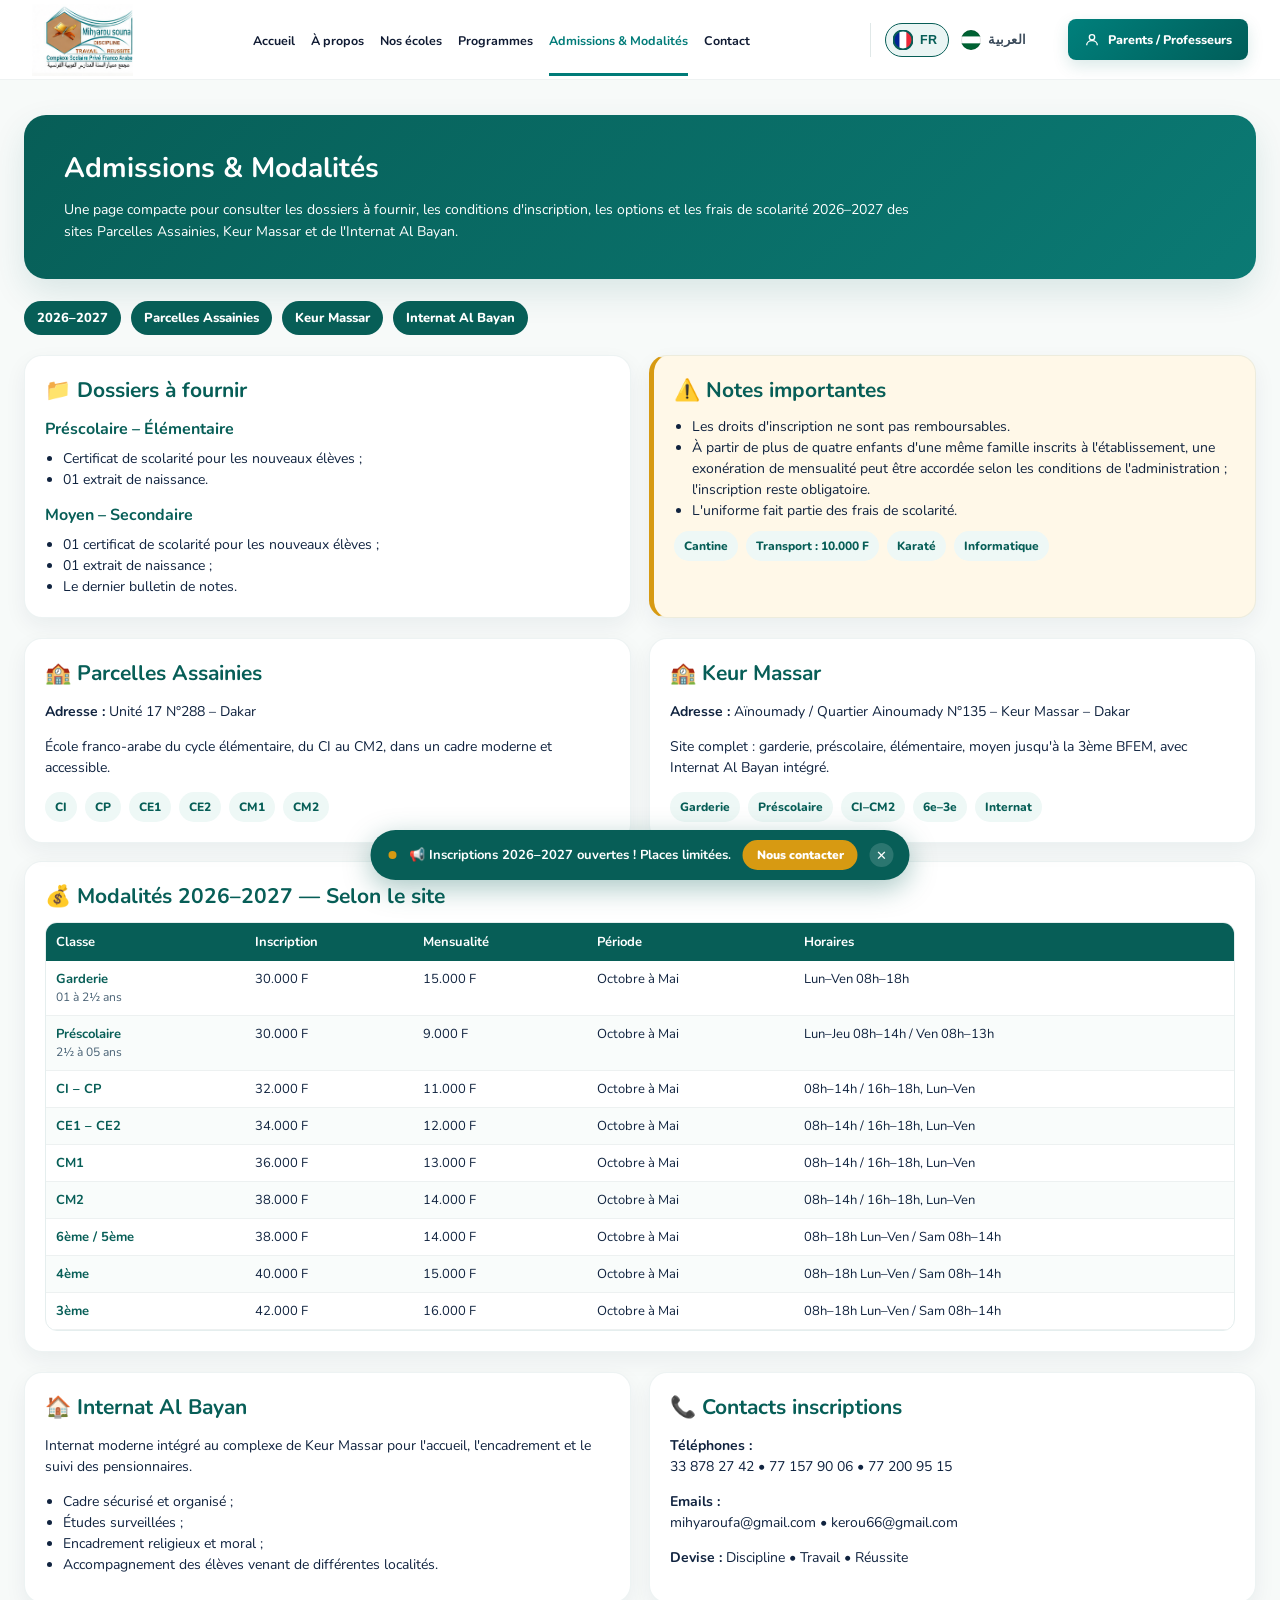
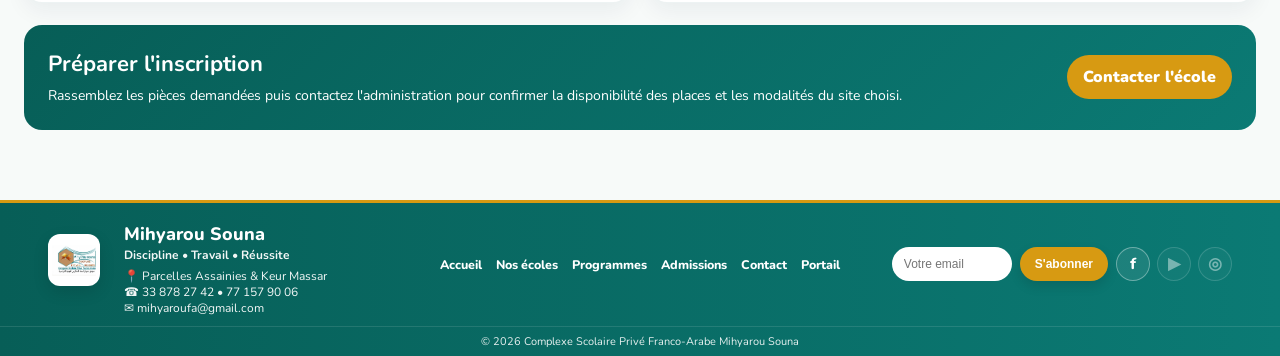
<file: admissions.html>
<!DOCTYPE html>
<html lang="fr">
<head>
  <meta charset="UTF-8" />
  <meta name="viewport" content="width=device-width, initial-scale=1.0" />
  <meta name="description" content="Admissions - Complexe Scolaire Privé Franco-Arabe Mihyarou Souna" />
  <title>Admissions & Modalités - Mihyarou Souna</title>
  <link rel="stylesheet" href="css/style.css" />
  <link rel="icon" href="assets/logo.png" type="image/png">

<style>
.portal-btn-adjust{
    margin-right:24px !important;
}
</style>


<style>
/* Fix définitif : logo du header contenu dans la hauteur de la barre */
header img,
.navbar img,
.site-header img,
.header img,
.logo img,
.brand img{
  max-height:72px !important;
  width:auto !important;
  object-fit:contain !important;
  display:block !important;
}

header,
.navbar,
.site-header,
.header{
  min-height:80px !important;
  overflow:hidden !important;
  display:flex !important;
  align-items:center !important;
}

.logo,
.brand,
.navbar-brand{
  height:72px !important;
  display:flex !important;
  align-items:center !important;
  overflow:hidden !important;
}
</style>


<style>
/* Footer toujours en bas de page sur les pages courtes */
html, body{
  min-height:100%;
}
body{
  min-height:100vh;
  display:flex;
  flex-direction:column;
}
main, .main, .page-content, .content{
  flex:1 0 auto;
}
footer, .ms-footer{
  margin-top:auto !important;
  flex-shrink:0;
}
</style>


<style>
.flag-circle{
display:inline-flex;
width:34px;
height:34px;
border-radius:50%;
overflow:hidden;
vertical-align:middle;
margin-right:10px;
box-shadow:0 2px 8px rgba(0,0,0,.15);
border:2px solid #fff;
}
.flag-circle span{
flex:1;
height:100%;
}
.flag-green{background:#00853F;}
.flag-yellow{background:#FDEF42;}
.flag-red{background:#E31B23;}
.program-title-flex{display:flex;align-items:center;gap:10px;}
</style>


<style>
.program-title-flex{
display:flex!important;
align-items:center!important;
gap:14px;
margin-bottom:8px;
}
.flag-circle{
width:34px;height:34px;border-radius:50%;
overflow:hidden;display:flex;position:relative;
box-shadow:0 2px 8px rgba(0,0,0,.15);
flex-shrink:0;
}
.flag-green,.flag-yellow,.flag-red{flex:1;height:100%;}
.flag-green{background:#00853F;}
.flag-yellow{background:#FDEF42;}
.flag-red{background:#E31B23;}
.flag-star{
position:absolute;
left:50%;
top:50%;
transform:translate(-50%,-50%);
color:#00853F;
font-size:12px;
font-weight:900;
line-height:1;
}
</style>

<style>
/* Corrections réelles Programmes + Nos Écoles */
.program-title-clean{
  display:flex!important;
  align-items:center!important;
  gap:14px!important;
  margin:0 0 18px!important;
  font-size:24px!important;
  font-weight:900!important;
  color:#00152e!important;
}
.sn-flag-round{
  width:34px!important;
  height:34px!important;
  border-radius:50%!important;
  overflow:hidden!important;
  display:inline-flex!important;
  position:relative!important;
  flex-shrink:0!important;
  box-shadow:0 2px 8px rgba(0,0,0,.18)!important;
  border:2px solid #fff!important;
}
.sn-flag-round .green{background:#00853F;flex:1;height:100%;}
.sn-flag-round .yellow{background:#FDEF42;flex:1;height:100%;}
.sn-flag-round .red{background:#E31B23;flex:1;height:100%;}
.sn-flag-round .star{
  position:absolute!important;
  left:50%!important;
  top:50%!important;
  transform:translate(-50%,-50%)!important;
  color:#00853F!important;
  font-size:11px!important;
  font-weight:900!important;
  line-height:1!important;
}
.schools-stats-restore{
  display:grid!important;
  grid-template-columns:repeat(4,1fr)!important;
  gap:15px!important;
  margin:25px 0!important;
}
.schools-stats-restore .stat{
  background:#fff!important;
  padding:20px!important;
  border-radius:16px!important;
  text-align:center!important;
  box-shadow:0 8px 22px rgba(0,0,0,.06)!important;
}
.schools-stats-restore .stat strong{
  display:block!important;
  color:#075e57!important;
  font-size:28px!important;
}
@media(max-width:767px){
  .schools-stats-restore{grid-template-columns:repeat(2,1fr)!important;}
}
</style>


<style>
.adm-page{background:#f7faf9;color:#10233f}
.adm-hero,.adm-wrap{max-width:1400px;margin:35px auto 0;padding:0 24px}
.adm-banner{background:linear-gradient(135deg,#075e57,#0b7a74);color:#fff;border-radius:22px;padding:36px 40px;box-shadow:0 14px 34px rgba(7,94,87,.12)}
.adm-banner h1{font-size:34px;margin:0 0 10px}
.adm-banner p{margin:0;line-height:1.6;max-width:980px;font-size:15px}
.adm-wrap{margin-top:0;margin-bottom:70px}
.adm-grid{display:grid;grid-template-columns:1fr 1fr;gap:18px;margin-top:20px}
.adm-card,.adm-table-card{background:#fff;border-radius:18px;padding:20px;box-shadow:0 8px 22px rgba(16,35,63,.06);border:1px solid rgba(7,94,87,.07)}
.adm-card h2,.adm-table-card h2{color:#075e57;margin:0 0 12px;font-size:21px}
.adm-card h3{color:#075e57;margin:14px 0 8px;font-size:16px}
.adm-card p,.adm-card li{font-size:14px;line-height:1.5}
.adm-card ul{margin:0;padding-left:18px}
.adm-note{background:#fff8e8;border-left:5px solid #d79a12}
.adm-badges{display:flex;flex-wrap:wrap;gap:8px;margin-top:10px}
.adm-badge{background:#eef8f6;color:#075e57;border-radius:999px;padding:7px 10px;font-size:12px;font-weight:800}
.adm-tabs{display:flex;gap:10px;flex-wrap:wrap;margin:22px 0 10px}
.adm-tab{background:#075e57;color:white;border-radius:999px;padding:8px 13px;font-weight:800;font-size:13px}
.adm-table-card{margin-top:18px}
.table-scroll{overflow:auto;border-radius:12px;border:1px solid #e5eeee}
.adm-table{width:100%;border-collapse:collapse;min-width:820px;font-size:13px}
.adm-table th{background:#075e57;color:#fff;padding:10px;text-align:left}
.adm-table td{padding:9px 10px;border-bottom:1px solid #edf1f1;vertical-align:top}
.adm-table tr:nth-child(even){background:#f9fcfb}
.adm-table strong{color:#075e57}
.adm-mini{font-size:12px;color:#486174}
.adm-cta{margin-top:22px;background:linear-gradient(135deg,#075e57,#0b7a74);color:white;border-radius:18px;padding:24px;display:flex;align-items:center;justify-content:space-between;gap:14px}
.adm-cta h2{margin:0 0 6px;color:#fff;font-size:22px}
.adm-cta p{margin:0;font-size:14px;line-height:1.5}
.adm-cta a{background:#d79a12;color:#fff;text-decoration:none;border-radius:999px;padding:11px 16px;font-weight:900;white-space:nowrap}
@media(max-width:767px){.adm-grid{grid-template-columns:1fr}.adm-banner{padding:28px 20px}.adm-cta{flex-direction:column;align-items:flex-start}}
</style>


<style>
/* Hero uniforme compact type page Contact */
.uniform-page-hero,
.presentation-hero-inner,
.schools-banner,
.programs-banner,
.adm-banner,
.contact-banner{
  background:linear-gradient(135deg,#075e57,#0b7a74)!important;
  color:#fff!important;
  border-radius:22px!important;
  padding:36px 40px!important;
  box-shadow:0 14px 34px rgba(7,94,87,.12)!important;
}

.presentation-hero,
.schools-hero,
.programs-hero,
.adm-hero,
.contact-hero{
  max-width:1400px!important;
  margin:35px auto 0!important;
  padding:0 24px!important;
}

.presentation-kicker,
.contact-badge,
.uniform-hero-badge{
  display:inline-block!important;
  background:#d79a12!important;
  color:#fff!important;
  border-radius:999px!important;
  padding:6px 12px!important;
  font-size:12px!important;
  font-weight:900!important;
  letter-spacing:0!important;
  text-transform:none!important;
  margin-bottom:12px!important;
}

.presentation-hero h1,
.schools-banner h1,
.programs-banner h1,
.adm-banner h1,
.contact-banner h1{
  font-size:28px!important;
  line-height:1.22!important;
  margin:0 0 14px!important;
  color:#fff!important;
}

.presentation-hero p,
.schools-banner p,
.programs-banner p,
.adm-banner p,
.contact-banner p{
  font-size:14px!important;
  line-height:1.55!important;
  max-width:850px!important;
  margin:0!important;
  color:#fff!important;
}

.founder-card{
  transform:scale(.88)!important;
  transform-origin:center!important;
}
.founder-card img,
.founder-photo{
  width:105px!important;
  height:105px!important;
  object-fit:cover!important;
  object-position:center 15%!important;
  border-radius:50%!important;
  border:3px solid #d79a12!important;
  box-shadow:0 6px 14px rgba(0,0,0,.10)!important;
}
.founder-name{
  font-size:14px!important;
  margin-top:7px!important;
}
.founder-role{
  font-size:12px!important;
}
@media(max-width:767px){
  .presentation-hero-inner,
  .schools-banner,
  .programs-banner,
  .adm-banner,
  .contact-banner{
    padding:28px 24px!important;
  }
  .presentation-hero h1,
  .schools-banner h1,
  .programs-banner h1,
  .adm-banner h1,
  .contact-banner h1{
    font-size:24px!important;
  }
}
</style>

</head>
<body>
<header class="header">
  <a href="index.html" class="brand"><img src="assets/logo.png" alt="Logo Mihyarou Souna"></a>
  <button class="menu" aria-label="Ouvrir le menu">☰</button>
  <nav class="nav">
    <a  href="index.html" data-i18n="nav.home">Accueil</a>
    <a  href="apropos.html" data-i18n="nav.about">À propos</a>
    <a  href="ecoles.html" data-i18n="nav.schools">Nos écoles</a>
    <a  href="programmes.html" data-i18n="nav.programs">Programmes</a>
    <a class="active" href="admissions.html" data-i18n="nav.admissions">Admissions & Modalités</a>
    <a  href="contact.html" data-i18n="nav.contact">Contact</a>
  </nav>
  <a class="space-btn" href="portail/login.html">
    <svg width="16" height="16" fill="none" stroke="currentColor" stroke-width="2" viewBox="0 0 24 24"><circle cx="12" cy="8" r="4"/><path d="M4 20c0-4 3.6-7 8-7s8 3 8 7"/></svg>
    <span data-i18n="nav.portal">Parents / Professeurs</span>
  </a>
</header>

<main class="adm-page">
<section class="adm-hero"><div class="adm-banner">
<h1 data-i18n="adm.h1.text">Admissions & Modalités</h1>
<p data-i18n="adm.sub.text">Une page compacte pour consulter les dossiers à fournir, les conditions d’inscription, les options et les frais de scolarité 2026–2027 des sites Parcelles Assainies, Keur Massar et de l’Internat Al Bayan.</p>
</div></section>

<section class="adm-wrap">
<div class="adm-tabs"><span class="adm-tab">2026–2027</span><span class="adm-tab">Parcelles Assainies</span><span class="adm-tab">Keur Massar</span><span class="adm-tab">Internat Al Bayan</span></div>

<div class="adm-grid">
<div class="adm-card"><h2 data-i18n="adm.docs.title">📁 Dossiers à fournir</h2>
<h3 data-i18n="adm.docs.pre.title">Préscolaire – Élémentaire</h3><ul><li data-i18n="adm.docs.pre.li1">Certificat de scolarité pour les nouveaux élèves ;</li><li data-i18n="adm.docs.pre.li2">01 extrait de naissance.</li></ul>
<h3 data-i18n="adm.docs.moy.title">Moyen – Secondaire</h3><ul><li data-i18n="adm.docs.moy.li1">01 certificat de scolarité pour les nouveaux élèves ;</li><li data-i18n="adm.docs.moy.li2">01 extrait de naissance ;</li><li data-i18n="adm.docs.moy.li3">Le dernier bulletin de notes.</li></ul></div>

<div class="adm-card adm-note"><h2 data-i18n="adm.notes.title">⚠️ Notes importantes</h2>
<ul><li data-i18n="adm.notes.li1">Les droits d’inscription ne sont pas remboursables.</li><li data-i18n="adm.notes.li2">À partir de plus de quatre enfants d’une même famille inscrits à l’établissement, une exonération de mensualité peut être accordée selon les conditions de l’administration ; l’inscription reste obligatoire.</li><li data-i18n="adm.notes.li3">L’uniforme fait partie des frais de scolarité.</li></ul>
<div class="adm-badges"><span class="adm-badge" data-i18n="adm.badge.cantine">Cantine</span><span class="adm-badge" data-i18n="adm.badge.transport">Transport : 10.000 F</span><span class="adm-badge" data-i18n="adm.badge.karate">Karaté</span><span class="adm-badge" data-i18n="adm.badge.info">Informatique</span></div></div>
</div>

<div class="adm-grid">
<div class="adm-card"><h2 data-i18n="adm.pa.title">🏫 Parcelles Assainies</h2><p><strong data-i18n="adm.pa.addr.label">Adresse :</strong> Unité 17 N°288 – Dakar</p><p data-i18n="adm.pa.desc">École franco-arabe du cycle élémentaire, du CI au CM2, dans un cadre moderne et accessible.</p><div class="adm-badges"><span class="adm-badge">CI</span><span class="adm-badge">CP</span><span class="adm-badge">CE1</span><span class="adm-badge">CE2</span><span class="adm-badge">CM1</span><span class="adm-badge">CM2</span></div></div>
<div class="adm-card"><h2 data-i18n="adm.km.title">🏫 Keur Massar</h2><p><strong data-i18n="adm.km.addr.label">Adresse :</strong> <span data-i18n="adm.km.addr.val">Aïnoumady / Quartier Ainoumady N°135 – Keur Massar – Dakar</span></p><p data-i18n="adm.km.desc">Site complet : garderie, préscolaire, élémentaire, moyen jusqu’à la 3ème BFEM, avec Internat Al Bayan intégré.</p><div class="adm-badges"><span class="adm-badge">Garderie</span><span class="adm-badge">Préscolaire</span><span class="adm-badge">CI–CM2</span><span class="adm-badge">6e–3e</span><span class="adm-badge">Internat</span></div></div>
</div>

<div class="adm-table-card"><h2 data-i18n="adm.table.title">💰 Modalités 2026–2027 — Selon le site</h2><div class="table-scroll"><table class="adm-table"><thead><tr><th data-i18n="adm.table.th1">Classe</th><th data-i18n="adm.table.th2">Inscription</th><th data-i18n="adm.table.th3">Mensualité</th><th data-i18n="adm.table.th4">Période</th><th data-i18n="adm.table.th5">Horaires</th></tr></thead><tbody>
<tr><td><strong data-i18n="adm.row.garderie">Garderie</strong><br><span class="adm-mini" data-i18n="adm.row.garderie.age">01 à 2½ ans</span></td><td>30.000 F</td><td>15.000 F</td><td data-i18n="adm.period">Octobre à Mai</td><td data-i18n="adm.hours.gard">Lun–Ven 08h–18h</td></tr>
<tr><td><strong data-i18n="adm.row.prescolaire">Préscolaire</strong><br><span class="adm-mini" data-i18n="adm.row.prescolaire.age">2½ à 05 ans</span></td><td>30.000 F</td><td>9.000 F</td><td data-i18n="adm.period">Octobre à Mai</td><td data-i18n="adm.hours.pre">Lun–Jeu 08h–14h / Ven 08h–13h</td></tr>
<tr><td><strong data-i18n="adm.row.ci_cp">CI – CP</strong></td><td>32.000 F</td><td>11.000 F</td><td data-i18n="adm.period">Octobre à Mai</td><td data-i18n="adm.hours.elem">08h–14h / 16h–18h, Lun–Ven</td></tr>
<tr><td><strong data-i18n="adm.row.ce1_ce2">CE1 – CE2</strong></td><td>34.000 F</td><td>12.000 F</td><td data-i18n="adm.period">Octobre à Mai</td><td data-i18n="adm.hours.elem">08h–14h / 16h–18h, Lun–Ven</td></tr>
<tr><td><strong data-i18n="adm.row.cm1">CM1</strong></td><td>36.000 F</td><td>13.000 F</td><td data-i18n="adm.period">Octobre à Mai</td><td data-i18n="adm.hours.elem">08h–14h / 16h–18h, Lun–Ven</td></tr>
<tr><td><strong data-i18n="adm.row.cm2">CM2</strong></td><td>38.000 F</td><td>14.000 F</td><td data-i18n="adm.period">Octobre à Mai</td><td data-i18n="adm.hours.elem">08h–14h / 16h–18h, Lun–Ven</td></tr>
<tr><td><strong data-i18n="adm.row.6_5">6ème / 5ème</strong></td><td>38.000 F</td><td>14.000 F</td><td data-i18n="adm.period">Octobre à Mai</td><td data-i18n="adm.hours.moy">08h–18h Lun–Ven / Sam 08h–14h</td></tr>
<tr><td><strong data-i18n="adm.row.4">4ème</strong></td><td>40.000 F</td><td>15.000 F</td><td data-i18n="adm.period">Octobre à Mai</td><td data-i18n="adm.hours.moy">08h–18h Lun–Ven / Sam 08h–14h</td></tr>
<tr><td><strong data-i18n="adm.row.3">3ème</strong></td><td>42.000 F</td><td>16.000 F</td><td data-i18n="adm.period">Octobre à Mai</td><td data-i18n="adm.hours.moy">08h–18h Lun–Ven / Sam 08h–14h</td></tr>
</tbody></table></div></div>

<div class="adm-grid">
<div class="adm-card"><h2 data-i18n="adm.internat.title">🏠 Internat Al Bayan</h2><p data-i18n="adm.internat.desc">Internat moderne intégré au complexe de Keur Massar pour l’accueil, l’encadrement et le suivi des pensionnaires.</p><ul><li data-i18n="adm.internat.li1">Cadre sécurisé et organisé ;</li><li data-i18n="adm.internat.li2">Études surveillées ;</li><li data-i18n="adm.internat.li3">Encadrement religieux et moral ;</li><li data-i18n="adm.internat.li4">Accompagnement des élèves venant de différentes localités.</li></ul></div>
<div class="adm-card"><h2 data-i18n="adm.contacts.title">📞 Contacts inscriptions</h2><p><strong data-i18n="adm.contacts.tel.label">Téléphones :</strong><br><span dir="ltr" style="unicode-bidi:embed">33 878 27 42 • 77 157 90 06 • 77 200 95 15</span></p><p><strong data-i18n="adm.contacts.email.label">Emails :</strong><br><span dir="ltr" style="unicode-bidi:embed">mihyaroufa@gmail.com • kerou66@gmail.com</span></p><p><strong data-i18n="adm.contacts.devise.label">Devise :</strong> <span data-i18n="adm.contacts.devise.val">Discipline • Travail • Réussite</span></p></div>
</div>

<div class="adm-cta"><div><h2 data-i18n="adm.cta.title">Préparer l’inscription</h2><p data-i18n="adm.cta.text2">Rassemblez les pièces demandées puis contactez l’administration pour confirmer la disponibilité des places et les modalités du site choisi.</p></div><a href="contact.html" data-i18n="adm.contact.btn">Contacter l’école</a></div>
</section></main>


<script src="js/script.js"></script>
<script src="js/lang.js"></script>






<style>
.ms-footer{width:100%;background:linear-gradient(90deg,#075e57,#0b7a74);border-top:3px solid #d79a12;color:#fff;font-family:inherit}
.ms-footer *{box-sizing:border-box}
.ms-footer-wrap{max-width:1400px;margin:auto;padding:10px 48px;display:grid;grid-template-columns:minmax(260px,1fr) auto minmax(260px,1fr);align-items:center;gap:16px}
.ms-footer-brand{display:flex;align-items:center;gap:12px;justify-self:start;padding-left:0;margin-left:0}
.ms-footer-logo{width:52px;height:52px;border-radius:12px;background:#fff;object-fit:contain;padding:4px;box-shadow:0 6px 16px rgba(0,0,0,.12)}
.ms-footer-title{font-size:18px;line-height:1;font-weight:800;margin-bottom:4px}
.ms-footer-slogan{font-size:12px;font-weight:700;margin-bottom:5px;opacity:.95}
.ms-footer-contact{font-size:12px;line-height:1.35;opacity:.95}
.ms-footer-nav{display:flex;align-items:center;justify-content:center;gap:14px;white-space:nowrap}
.ms-footer-nav a{color:#fff;text-decoration:none;font-size:12.5px;font-weight:800;transition:.2s}
.ms-footer-nav a:hover{color:#f0b22c}
.ms-footer-right{justify-self:end;display:flex;align-items:center;gap:8px;flex-wrap:nowrap}
.ms-footer-newsletter{display:flex;align-items:center;gap:8px}
.ms-footer-newsletter input{height:34px;width:120px;border:0;border-radius:999px;padding:0 12px;font-size:12px;outline:none}
.ms-footer-newsletter button{height:34px;border:0;border-radius:999px;padding:0 15px;background:#d79a12;color:#fff;font-size:12px;font-weight:800;cursor:pointer;box-shadow:0 5px 12px rgba(0,0,0,.12)}
.ms-footer-socials{display:flex;align-items:center;gap:7px}
.ms-footer-socials a{position:relative;width:34px;height:34px;border-radius:50%;display:inline-flex;align-items:center;justify-content:center;color:#fff;text-decoration:none;border:1px solid rgba(255,255,255,.35);background:rgba(255,255,255,.08);font-weight:800;transition:.2s}
.ms-footer-socials a:hover{transform:translateY(-2px);border-color:#d79a12;box-shadow:0 0 0 3px rgba(215,154,18,.22)}
.ms-footer-socials a::after{content:attr(aria-label);position:absolute;bottom:42px;left:50%;transform:translateX(-50%);background:#062f2c;color:#fff;font-size:11px;font-weight:700;padding:5px 8px;border-radius:6px;white-space:nowrap;opacity:0;pointer-events:none;transition:.2s}
.ms-footer-socials a:hover::after{opacity:1}
.ms-footer-socials a.social-soon{opacity:.45;cursor:default;pointer-events:none;}
.ms-footer-socials a.social-soon::before{content:"Bientôt";position:absolute;bottom:42px;left:50%;transform:translateX(-50%);background:#333;color:#fff;font-size:10px;font-weight:700;padding:4px 7px;border-radius:5px;white-space:nowrap;opacity:0;pointer-events:none;transition:.2s;}
.ms-footer-socials a.social-soon:hover::before{opacity:1;}
.ms-footer-copy{text-align:center;border-top:1px solid rgba(255,255,255,.12);padding:7px 12px;font-size:11px;opacity:.9}
@media(max-width:1100px){.ms-footer-wrap{grid-template-columns:1fr;justify-items:center;text-align:center}.ms-footer-brand{justify-self:center;flex-direction:row!important;align-items:center!important;justify-content:center!important;text-align:left}.ms-footer-right{justify-self:center;flex-wrap:wrap;justify-content:center}.ms-footer-nav{flex-wrap:wrap}.ms-footer-contact{text-align:left}}
</style>

<footer class="ms-footer" style="width:100vw;position:relative;left:50%;right:50%;margin-left:-50vw;margin-right:-50vw;">
  <div class="ms-footer-wrap">
    <div class="ms-footer-brand" style="justify-self:start;margin-left:0;">
      <img class="ms-footer-logo" style="margin-top:-8px;" src="assets/logo.png" alt="Logo Mihyarou Souna">
      <div style="padding-left:12px;padding-top:12px;display:flex;flex-direction:column;justify-content:center;">
        <div class="ms-footer-title">Mihyarou Souna</div>
        <div class="ms-footer-slogan" data-i18n="footer.slogan">Discipline • Travail • Réussite</div>
        <div class="ms-footer-contact" data-i18n="footer.contact.info" data-i18n-html="true">📍 Parcelles Assainies &amp; Keur Massar<br>☎ 33 878 27 42 • 77 157 90 06<br>✉ mihyaroufa@gmail.com</div>
      </div>
    </div>

    <nav class="ms-footer-nav" aria-label="Navigation pied de page">
      <a href="index.html" data-i18n="footer.nav.home">Accueil</a>
      <a href="ecoles.html" data-i18n="footer.nav.schools">Nos écoles</a>
      <a href="programmes.html" data-i18n="footer.nav.programs">Programmes</a>
      <a href="admissions.html" data-i18n="footer.nav.adm">Admissions</a>
      <a href="contact.html" data-i18n="footer.nav.contact">Contact</a>
      <a href="portail/login.html" data-i18n="footer.nav.portal">Portail</a>
    </nav>

    <div class="ms-footer-right">
      <form class="ms-footer-newsletter" onsubmit="event.preventDefault();">
        <input type="email" placeholder="Votre email" data-i18n="footer.email" aria-label="Votre email">
        <button type="submit" data-i18n="footer.subscribe">S’abonner</button>
      </form>
      <div class="ms-footer-socials">
        <a href="https://www.facebook.com/profile.php?id=100045061854399" target="_blank" rel="noopener" aria-label="Facebook">f</a>
        <a href="#" aria-label="YouTube — Bientôt disponible" class="social-soon">▶</a>
        <a href="#" aria-label="Instagram — Bientôt disponible" class="social-soon">◎</a>
      </div>
    </div>
  </div>
  <div class="ms-footer-copy" data-i18n="footer.copy">© 2026 Complexe Scolaire Privé Franco-Arabe Mihyarou Souna</div>
</footer>

<script src="js/annonce.js"></script>
</body>
</html>
</file>
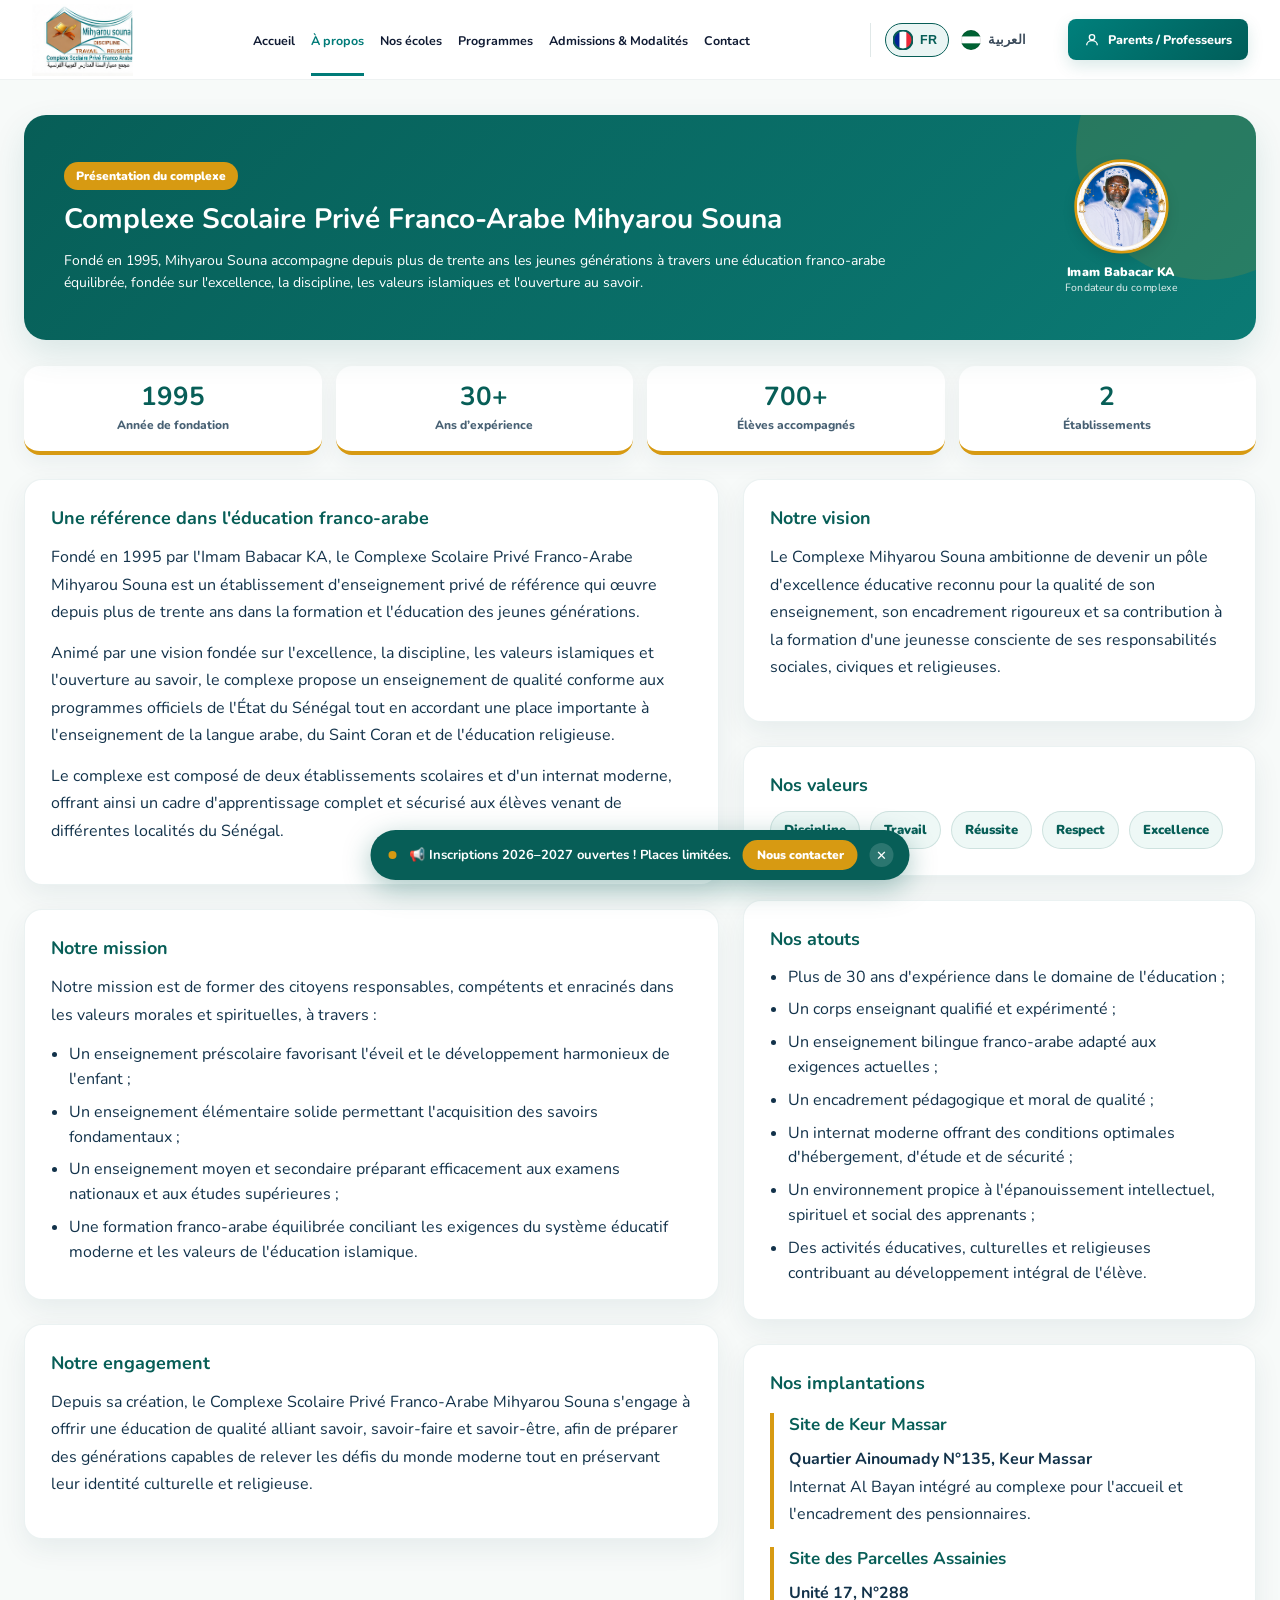
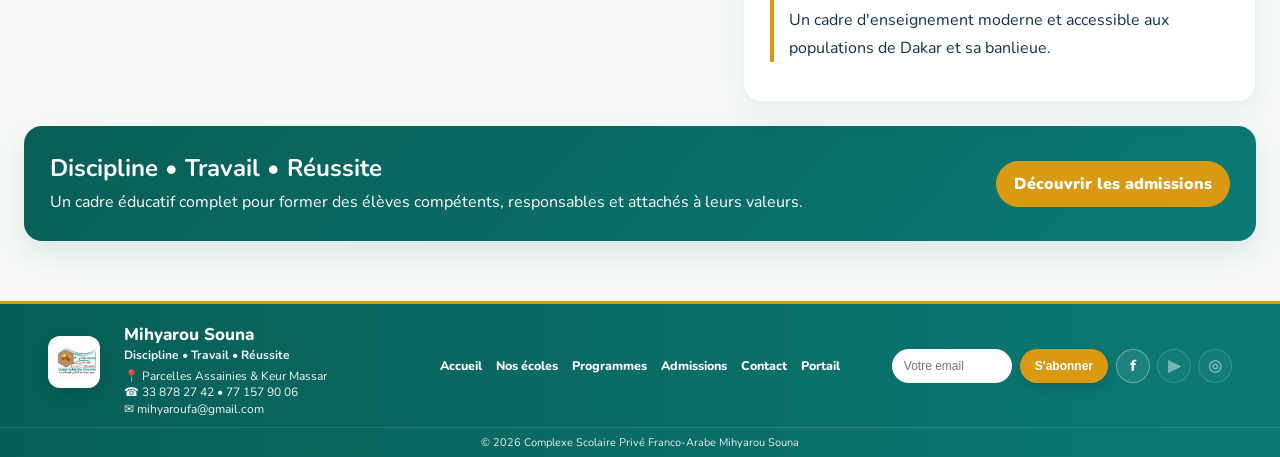
<file: apropos.html>
<!DOCTYPE html>
<html lang="fr">
<head>
  <meta charset="UTF-8" />
  <meta name="viewport" content="width=device-width, initial-scale=1.0" />
  <meta name="description" content="À propos - Complexe Scolaire Privé Franco-Arabe Mihyarou Souna" />
  <title>À propos | Mihyarou Souna</title>
  <link rel="stylesheet" href="css/style.css" />
  <link rel="icon" href="assets/logo.png" type="image/png">

<style>
.portal-btn-adjust{
    margin-right:24px !important;
}
</style>


<style>
/* Fix définitif : logo du header contenu dans la hauteur de la barre */
header img,
.navbar img,
.site-header img,
.header img,
.logo img,
.brand img{
  max-height:72px !important;
  width:auto !important;
  object-fit:contain !important;
  display:block !important;
}

header,
.navbar,
.site-header,
.header{
  min-height:80px !important;
  overflow:hidden !important;
  display:flex !important;
  align-items:center !important;
}

.logo,
.brand,
.navbar-brand{
  height:72px !important;
  display:flex !important;
  align-items:center !important;
  overflow:hidden !important;
}
</style>


<style>
/* Footer toujours en bas de page sur les pages courtes */
html, body{
  min-height:100%;
}
body{
  min-height:100vh;
  display:flex;
  flex-direction:column;
}
main, .main, .page-content, .content{
  flex:1 0 auto;
}
footer, .ms-footer{
  margin-top:auto !important;
  flex-shrink:0;
}
</style>


<style>
.presentation-page{
  background:#f7faf9;
  color:#12324a;
}
.presentation-hero{
  max-width:1400px;
  margin:34px auto 0;
  padding:0 24px;
}
.presentation-hero-inner{
  background:linear-gradient(135deg,#075e57,#0b7a74);
  color:#fff;
  border-radius:22px;
  padding:34px 36px;
  display:grid;
  grid-template-columns:1.25fr auto;
  gap:26px;
  align-items:center;
  box-shadow:0 16px 40px rgba(7,94,87,.14);
  position:relative;
  overflow:hidden;
}
.presentation-hero-inner::after{
  content:"";
  position:absolute;
  width:260px;height:260px;
  border-radius:50%;
  background:rgba(215,154,18,.14);
  right:-80px;top:-95px;
}
.presentation-kicker{
  color:#f0b22c;
  font-size:12px;
  font-weight:900;
  letter-spacing:.12em;
  text-transform:uppercase;
}
.presentation-hero h1{
  margin:8px 0 10px;
  font-size:34px;
  line-height:1.15;
}
.presentation-hero p{
  margin:0;
  line-height:1.65;
  max-width:820px;
  color:rgba(255,255,255,.94);
}
.founder-card{
  position:relative;
  z-index:1;
  width:190px;
  text-align:center;
}
.founder-photo{
  width:118px;
  height:118px;
  border-radius:50%;
  object-fit:cover;
  background:#fff;
  border:4px solid #f0b22c;
  padding:4px;
  box-shadow:0 10px 26px rgba(0,0,0,.18);
}
.founder-name{
  margin-top:10px;
  font-weight:900;
  font-size:14px;
}
.founder-role{
  font-size:12px;
  opacity:.9;
}
.presentation-wrap{
  max-width:1400px;
  margin:26px auto 60px;
  padding:0 24px;
}
.presentation-grid{
  display:grid;
  grid-template-columns:1.15fr .85fr;
  gap:24px;
  align-items:start;
}
.presentation-card{
  background:#fff;
  border-radius:18px;
  padding:26px;
  box-shadow:0 10px 28px rgba(18,50,74,.07);
  border:1px solid rgba(7,94,87,.08);
}
.presentation-card h2{
  color:#075e57;
  margin:0 0 14px;
  font-size:18px;
}
.presentation-card h3{
  color:#075e57;
  margin:0 0 10px;
  font-size:17px;
}
.presentation-card p{
  line-height:1.72;
  margin:0 0 13px;
}
.presentation-card ul{
  margin:0;
  padding-left:18px;
}
.presentation-card li{
  margin:8px 0;
  line-height:1.55;
}
.stats-compact{
  display:grid;
  grid-template-columns:repeat(4,1fr);
  gap:14px;
  margin:20px 0 24px;
}
.stat-mini{
  background:#fff;
  border-radius:16px;
  padding:18px 12px;
  text-align:center;
  border-bottom:4px solid #d79a12;
  box-shadow:0 8px 22px rgba(18,50,74,.06);
}
.stat-mini strong{
  display:block;
  font-size:26px;
  color:#075e57;
  line-height:1;
}
.stat-mini span{
  display:block;
  margin-top:7px;
  font-size:12px;
  font-weight:800;
  color:#486174;
}
.value-pills{
  display:flex;
  flex-wrap:wrap;
  gap:10px;
  margin-top:8px;
}
.value-pills span{
  background:#eef8f6;
  color:#075e57;
  border:1px solid rgba(7,94,87,.14);
  border-radius:999px;
  padding:9px 13px;
  font-size:13px;
  font-weight:900;
}
.site-card{
  border-left:4px solid #d79a12;
  padding-left:15px;
  margin-top:18px;
}
.timeline-item{
  display:grid;
  grid-template-columns:70px 1fr;
  gap:12px;
  padding:12px 0;
  border-bottom:1px solid #edf1f1;
}
.timeline-item:last-child{border-bottom:0}
.timeline-year{
  color:#d79a12;
  font-weight:900;
}
.presentation-cta{
  margin-top:24px;
  background:linear-gradient(135deg,#075e57,#0b7a74);
  color:#fff;
  border-radius:18px;
  padding:26px;
  display:flex;
  justify-content:space-between;
  align-items:center;
  gap:16px;
  box-shadow:0 12px 30px rgba(7,94,87,.12);
}
.presentation-cta h2{margin:0 0 6px;color:#fff}
.presentation-cta p{margin:0;line-height:1.55}
.presentation-cta a{
  background:#d79a12;
  color:#fff;
  text-decoration:none;
  padding:12px 18px;
  border-radius:999px;
  font-weight:900;
  white-space:nowrap;
}
@media(max-width:980px){
  .presentation-hero-inner,.presentation-grid{grid-template-columns:1fr}
  .founder-card{width:auto}
  .stats-compact{grid-template-columns:repeat(2,1fr)}
  .presentation-cta{flex-direction:column;align-items:flex-start}
}
</style>


<style>
.flag-circle{
display:inline-flex;
width:34px;
height:34px;
border-radius:50%;
overflow:hidden;
vertical-align:middle;
margin-right:10px;
box-shadow:0 2px 8px rgba(0,0,0,.15);
border:2px solid #fff;
}
.flag-circle span{
flex:1;
height:100%;
}
.flag-green{background:#00853F;}
.flag-yellow{background:#FDEF42;}
.flag-red{background:#E31B23;}
.program-title-flex{display:flex;align-items:center;gap:10px;}
</style>


<style>
.program-title-flex{
display:flex!important;
align-items:center!important;
gap:14px;
margin-bottom:8px;
}
.flag-circle{
width:34px;height:34px;border-radius:50%;
overflow:hidden;display:flex;position:relative;
box-shadow:0 2px 8px rgba(0,0,0,.15);
flex-shrink:0;
}
.flag-green,.flag-yellow,.flag-red{flex:1;height:100%;}
.flag-green{background:#00853F;}
.flag-yellow{background:#FDEF42;}
.flag-red{background:#E31B23;}
.flag-star{
position:absolute;
left:50%;
top:50%;
transform:translate(-50%,-50%);
color:#00853F;
font-size:12px;
font-weight:900;
line-height:1;
}
</style>

<style>
/* Corrections réelles Programmes + Nos Écoles */
.program-title-clean{
  display:flex!important;
  align-items:center!important;
  gap:14px!important;
  margin:0 0 18px!important;
  font-size:18px!important;
  font-weight:900!important;
  color:#00152e!important;
}
.sn-flag-round{
  width:34px!important;
  height:34px!important;
  border-radius:50%!important;
  overflow:hidden!important;
  display:inline-flex!important;
  position:relative!important;
  flex-shrink:0!important;
  box-shadow:0 2px 8px rgba(0,0,0,.18)!important;
  border:2px solid #fff!important;
}
.sn-flag-round .green{background:#00853F;flex:1;height:100%;}
.sn-flag-round .yellow{background:#FDEF42;flex:1;height:100%;}
.sn-flag-round .red{background:#E31B23;flex:1;height:100%;}
.sn-flag-round .star{
  position:absolute!important;
  left:50%!important;
  top:50%!important;
  transform:translate(-50%,-50%)!important;
  color:#00853F!important;
  font-size:11px!important;
  font-weight:900!important;
  line-height:1!important;
}
.schools-stats-restore{
  display:grid!important;
  grid-template-columns:repeat(4,1fr)!important;
  gap:15px!important;
  margin:25px 0!important;
}
.schools-stats-restore .stat{
  background:#fff!important;
  padding:20px!important;
  border-radius:16px!important;
  text-align:center!important;
  box-shadow:0 8px 22px rgba(0,0,0,.06)!important;
}
.schools-stats-restore .stat strong{
  display:block!important;
  color:#075e57!important;
  font-size:18px!important;
}
@media(max-width:767px){
  .schools-stats-restore{grid-template-columns:repeat(2,1fr)!important;}
}
</style>


<style>
.founder-card img{
width:105px!important;
height:105px!important;
object-fit:cover!important;
object-position:center 15%!important;
transform:scale(1.02)!important;
border-radius:50%!important;
border:3px solid #d79a12!important;
box-shadow:0 6px 14px rgba(0,0,0,.10)!important;
background:#fff;
}
</style>

<style>
/* Hero uniforme compact type page Contact */
.uniform-page-hero,
.presentation-hero-inner,
.schools-banner,
.programs-banner,
.adm-banner,
.contact-banner{
  background:linear-gradient(135deg,#075e57,#0b7a74)!important;
  color:#fff!important;
  border-radius:22px!important;
  padding:36px 40px!important;
  box-shadow:0 14px 34px rgba(7,94,87,.12)!important;
}

.presentation-hero,
.schools-hero,
.programs-hero,
.adm-hero,
.contact-hero{
  max-width:1400px!important;
  margin:35px auto 0!important;
  padding:0 24px!important;
}

.presentation-kicker,
.contact-badge,
.uniform-hero-badge{
  display:inline-block!important;
  background:#d79a12!important;
  color:#fff!important;
  border-radius:999px!important;
  padding:6px 12px!important;
  font-size:12px!important;
  font-weight:900!important;
  letter-spacing:0!important;
  text-transform:none!important;
  margin-bottom:12px!important;
}

.presentation-hero h1,
.schools-banner h1,
.programs-banner h1,
.adm-banner h1,
.contact-banner h1{
  font-size:28px!important;
  line-height:1.22!important;
  margin:0 0 14px!important;
  color:#fff!important;
}

.presentation-hero p,
.schools-banner p,
.programs-banner p,
.adm-banner p,
.contact-banner p{
  font-size:14px!important;
  line-height:1.55!important;
  max-width:850px!important;
  margin:0!important;
  color:#fff!important;
}

.founder-card{
  transform:scale(.88)!important;
  transform-origin:center!important;
}
.founder-card img,
.founder-photo{
  width:105px!important;
  height:105px!important;
  object-fit:cover!important;
  object-position:center 15%!important;
  border-radius:50%!important;
  border:3px solid #d79a12!important;
  box-shadow:0 6px 14px rgba(0,0,0,.10)!important;
}
.founder-name{
  font-size:14px!important;
  margin-top:7px!important;
}
.founder-role{
  font-size:12px!important;
}
@media(max-width:767px){
  .presentation-hero-inner,
  .schools-banner,
  .programs-banner,
  .adm-banner,
  .contact-banner{
    padding:28px 24px!important;
  }
  .presentation-hero h1,
  .schools-banner h1,
  .programs-banner h1,
  .adm-banner h1,
  .contact-banner h1{
    font-size:24px!important;
  }
}
</style>

</head>

<body>
<header class="header">
  <a href="index.html" class="brand"><img src="assets/logo.png" alt="Logo Mihyarou Souna"></a>
  <button class="menu" aria-label="Ouvrir le menu">☰</button>
  <nav class="nav">
    <a  href="index.html" data-i18n="nav.home">Accueil</a>
    <a class="active" href="apropos.html" data-i18n="nav.about">À propos</a>
    <a  href="ecoles.html" data-i18n="nav.schools">Nos écoles</a>
    <a  href="programmes.html" data-i18n="nav.programs">Programmes</a>
    <a  href="admissions.html" data-i18n="nav.admissions">Admissions & Modalités</a>
    <a  href="contact.html" data-i18n="nav.contact">Contact</a>
  </nav>
  <a class="space-btn" href="portail/login.html">
    <svg width="16" height="16" fill="none" stroke="currentColor" stroke-width="2" viewBox="0 0 24 24"><circle cx="12" cy="8" r="4"/><path d="M4 20c0-4 3.6-7 8-7s8 3 8 7"/></svg>
    <span data-i18n="nav.portal">Parents / Professeurs</span>
  </a>
</header>

<main class="presentation-page">
  <section class="presentation-hero">
    <div class="presentation-hero-inner">
      <div>
        <span class="presentation-kicker" data-i18n="about.kicker">Présentation du complexe</span>
        <h1 data-i18n="about.h1">Complexe Scolaire Privé Franco-Arabe Mihyarou Souna</h1>
        <p data-i18n="about.intro">Fondé en 1995, Mihyarou Souna accompagne depuis plus de trente ans les jeunes générations à travers une éducation franco-arabe équilibrée, fondée sur l’excellence, la discipline, les valeurs islamiques et l’ouverture au savoir.</p>
      </div>
      <div class="founder-card">
        <img src="assets/imam-babacar-ka.png" alt="Imam Babacar KA">
        <div class="founder-name" data-i18n="about.founder">Imam Babacar KA</div>
        <div class="founder-role" data-i18n="about.founder.sub">Fondateur du complexe</div>
      </div>
    </div>
  </section>

  <section class="presentation-wrap">
    <div class="stats-compact">
      <div class="stat-mini"><strong>1995</strong><span data-i18n="about.stat1">Année de fondation</span></div>
      <div class="stat-mini"><strong>30+</strong><span>Ans d’expérience</span></div>
      <div class="stat-mini"><strong>700+</strong><span data-i18n="about.stat3">Élèves accompagnés</span></div>
      <div class="stat-mini"><strong>2</strong><span data-i18n="about.stat4">Établissements</span></div>
    </div>

    <div class="presentation-grid">
      <div>
        <div class="presentation-card">
          <h2 data-i18n="about.ref.title">Une référence dans l’éducation franco-arabe</h2>
          <p data-i18n="about.ref.p1">Fondé en 1995 par l’Imam Babacar KA, le Complexe Scolaire Privé Franco-Arabe Mihyarou Souna est un établissement d’enseignement privé de référence qui œuvre depuis plus de trente ans dans la formation et l’éducation des jeunes générations.</p>
          <p data-i18n="about.ref.p2">Animé par une vision fondée sur l’excellence, la discipline, les valeurs islamiques et l’ouverture au savoir, le complexe propose un enseignement de qualité conforme aux programmes officiels de l’État du Sénégal tout en accordant une place importante à l’enseignement de la langue arabe, du Saint Coran et de l’éducation religieuse.</p>
          <p data-i18n="about.ref.p3">Le complexe est composé de deux établissements scolaires et d’un internat moderne, offrant ainsi un cadre d’apprentissage complet et sécurisé aux élèves venant de différentes localités du Sénégal.</p>
        </div>

        <div class="presentation-card" style="margin-top:24px;">
          <h2 data-i18n="about.mission.title">Notre mission</h2>
          <p data-i18n="about.mission.p">Notre mission est de former des citoyens responsables, compétents et enracinés dans les valeurs morales et spirituelles, à travers :</p>
          <ul>
            <li data-i18n="about.mission.li1">Un enseignement préscolaire favorisant l’éveil et le développement harmonieux de l’enfant ;</li>
            <li data-i18n="about.mission.li2">Un enseignement élémentaire solide permettant l’acquisition des savoirs fondamentaux ;</li>
            <li data-i18n="about.mission.li3">Un enseignement moyen et secondaire préparant efficacement aux examens nationaux et aux études supérieures ;</li>
            <li data-i18n="about.mission.li4">Une formation franco-arabe équilibrée conciliant les exigences du système éducatif moderne et les valeurs de l’éducation islamique.</li>
          </ul>
        </div>

        <div class="presentation-card" style="margin-top:24px;">
          <h2 data-i18n="about.engage.title">Notre engagement</h2>
          <p data-i18n="about.engage.p">Depuis sa création, le Complexe Scolaire Privé Franco-Arabe Mihyarou Souna s’engage à offrir une éducation de qualité alliant savoir, savoir-faire et savoir-être, afin de préparer des générations capables de relever les défis du monde moderne tout en préservant leur identité culturelle et religieuse.</p>
        </div>
      </div>

      <aside>
        <div class="presentation-card">
          <h2 data-i18n="about.vision.title">Notre vision</h2>
          <p data-i18n="about.vision.p">Le Complexe Mihyarou Souna ambitionne de devenir un pôle d’excellence éducative reconnu pour la qualité de son enseignement, son encadrement rigoureux et sa contribution à la formation d’une jeunesse consciente de ses responsabilités sociales, civiques et religieuses.</p>
        </div>

        <div class="presentation-card" style="margin-top:24px;">
          <h2 data-i18n="about.values.title">Nos valeurs</h2>
          <div class="value-pills">
            <span data-i18n="about.val.discipline">Discipline</span>
            <span data-i18n="about.val.travail">Travail</span>
            <span data-i18n="about.val.reussite">Réussite</span>
            <span data-i18n="about.val.respect">Respect</span>
            <span data-i18n="about.val.excellence">Excellence</span>
          </div>
        </div>

        <div class="presentation-card" style="margin-top:24px;">
          <h2 data-i18n="about.assets.title">Nos atouts</h2>
          <ul>
            <li data-i18n="about.assets.li1">Plus de 30 ans d’expérience dans le domaine de l’éducation ;</li>
            <li data-i18n="about.assets.li2">Un corps enseignant qualifié et expérimenté ;</li>
            <li data-i18n="about.assets.li3">Un enseignement bilingue franco-arabe adapté aux exigences actuelles ;</li>
            <li data-i18n="about.assets.li4">Un encadrement pédagogique et moral de qualité ;</li>
            <li data-i18n="about.assets.li5">Un internat moderne offrant des conditions optimales d’hébergement, d’étude et de sécurité ;</li>
            <li data-i18n="about.assets.li6">Un environnement propice à l’épanouissement intellectuel, spirituel et social des apprenants ;</li>
            <li data-i18n="about.assets.li7">Des activités éducatives, culturelles et religieuses contribuant au développement intégral de l’élève.</li>
          </ul>
        </div>

        <div class="presentation-card" style="margin-top:24px;">
          <h2 data-i18n="about.sites.title">Nos implantations</h2>
          <div class="site-card">
            <h3 data-i18n="about.site.km.title">Site de Keur Massar</h3>
            <p><strong data-i18n="about.site.km.addr">Quartier Ainoumady N°135, Keur Massar</strong><br><span data-i18n="about.site.km.desc">Internat Al Bayan intégré au complexe pour l’accueil et l’encadrement des pensionnaires.</span></p>
          </div>
          <div class="site-card">
            <h3 data-i18n="about.site.pa.title">Site des Parcelles Assainies</h3>
            <p><strong data-i18n="about.site.pa.addr">Unité 17, N°288</strong><br><span data-i18n="about.site.pa.desc">Un cadre d’enseignement moderne et accessible aux populations de Dakar et sa banlieue.</span></p>
          </div>
        </div>
      </aside>
    </div>

    <div class="presentation-cta">
      <div>
        <h2 data-i18n="about.cta.title">Discipline • Travail • Réussite</h2>
        <p data-i18n="about.cta.sub">Un cadre éducatif complet pour former des élèves compétents, responsables et attachés à leurs valeurs.</p>
      </div>
      <a href="admissions.html" data-i18n="about.cta">Découvrir les admissions</a>
    </div>
  </section>
</main>


<script src="js/script.js"></script>
<script src="js/lang.js"></script>






<style>
.ms-footer{width:100%;background:linear-gradient(90deg,#075e57,#0b7a74);border-top:3px solid #d79a12;color:#fff;font-family:inherit}
.ms-footer *{box-sizing:border-box}
.ms-footer-wrap{max-width:1400px;margin:auto;padding:10px 48px;display:grid;grid-template-columns:minmax(260px,1fr) auto minmax(260px,1fr);align-items:center;gap:16px}
.ms-footer-brand{display:flex;align-items:center;gap:12px;justify-self:start;padding-left:0;margin-left:0}
.ms-footer-logo{width:52px;height:52px;border-radius:12px;background:#fff;object-fit:contain;padding:4px;box-shadow:0 6px 16px rgba(0,0,0,.12)}
.ms-footer-title{font-size:17px;line-height:1;font-weight:800;margin-bottom:4px}
.ms-footer-slogan{font-size:12px;font-weight:700;margin-bottom:5px;opacity:.95}
.ms-footer-contact{font-size:12px;line-height:1.35;opacity:.95}
.ms-footer-nav{display:flex;align-items:center;justify-content:center;gap:14px;white-space:nowrap}
.ms-footer-nav a{color:#fff;text-decoration:none;font-size:12.5px;font-weight:800;transition:.2s}
.ms-footer-nav a:hover{color:#f0b22c}
.ms-footer-right{justify-self:end;display:flex;align-items:center;gap:8px;flex-wrap:nowrap}
.ms-footer-newsletter{display:flex;align-items:center;gap:8px}
.ms-footer-newsletter input{height:34px;width:120px;border:0;border-radius:999px;padding:0 12px;font-size:12px;outline:none}
.ms-footer-newsletter button{height:34px;border:0;border-radius:999px;padding:0 15px;background:#d79a12;color:#fff;font-size:12px;font-weight:800;cursor:pointer;box-shadow:0 5px 12px rgba(0,0,0,.12)}
.ms-footer-socials{display:flex;align-items:center;gap:7px}
.ms-footer-socials a{position:relative;width:34px;height:34px;border-radius:50%;display:inline-flex;align-items:center;justify-content:center;color:#fff;text-decoration:none;border:1px solid rgba(255,255,255,.35);background:rgba(255,255,255,.08);font-weight:800;transition:.2s}
.ms-footer-socials a:hover{transform:translateY(-2px);border-color:#d79a12;box-shadow:0 0 0 3px rgba(215,154,18,.22)}
.ms-footer-socials a::after{content:attr(aria-label);position:absolute;bottom:42px;left:50%;transform:translateX(-50%);background:#062f2c;color:#fff;font-size:11px;font-weight:700;padding:5px 8px;border-radius:6px;white-space:nowrap;opacity:0;pointer-events:none;transition:.2s}
.ms-footer-socials a:hover::after{opacity:1}
.ms-footer-socials a.social-soon{opacity:.45;cursor:default;pointer-events:none;}
.ms-footer-socials a.social-soon::before{content:"Bientôt";position:absolute;bottom:42px;left:50%;transform:translateX(-50%);background:#333;color:#fff;font-size:10px;font-weight:700;padding:4px 7px;border-radius:5px;white-space:nowrap;opacity:0;pointer-events:none;transition:.2s;}
.ms-footer-socials a.social-soon:hover::before{opacity:1;}
.ms-footer-copy{text-align:center;border-top:1px solid rgba(255,255,255,.12);padding:7px 12px;font-size:11px;opacity:.9}
@media(max-width:1100px){.ms-footer-wrap{grid-template-columns:1fr;justify-items:center;text-align:center}.ms-footer-brand{justify-self:center}.ms-footer-right{justify-self:center;flex-wrap:wrap;justify-content:center}.ms-footer-nav{flex-wrap:wrap}.ms-footer-contact{text-align:left}}
</style>

<footer class="ms-footer" style="width:100vw;position:relative;left:50%;right:50%;margin-left:-50vw;margin-right:-50vw;">
  <div class="ms-footer-wrap">
    <div class="ms-footer-brand" style="justify-self:start;margin-left:0;">
      <img class="ms-footer-logo" style="margin-top:-8px;" src="assets/logo.png" alt="Logo Mihyarou Souna">
      <div style="padding-left:12px;padding-top:12px;display:flex;flex-direction:column;justify-content:center;">
        <div class="ms-footer-title">Mihyarou Souna</div>
        <div class="ms-footer-slogan" data-i18n="footer.slogan">Discipline • Travail • Réussite</div>
        <div class="ms-footer-contact" data-i18n="footer.contact.info" data-i18n-html="true">📍 Parcelles Assainies &amp; Keur Massar<br>☎ 33 878 27 42 • 77 157 90 06<br>✉ mihyaroufa@gmail.com</div>
      </div>
    </div>

    <nav class="ms-footer-nav" aria-label="Navigation pied de page">
      <a href="index.html" data-i18n="footer.nav.home">Accueil</a>
      <a href="ecoles.html" data-i18n="footer.nav.schools">Nos écoles</a>
      <a href="programmes.html" data-i18n="footer.nav.programs">Programmes</a>
      <a href="admissions.html" data-i18n="footer.nav.adm">Admissions</a>
      <a href="contact.html" data-i18n="footer.nav.contact">Contact</a>
      <a href="portail/login.html" data-i18n="footer.nav.portal">Portail</a>
    </nav>

    <div class="ms-footer-right">
      <form class="ms-footer-newsletter" onsubmit="event.preventDefault();">
        <input type="email" placeholder="Votre email" data-i18n="footer.email" aria-label="Votre email">
        <button type="submit" data-i18n="footer.subscribe">S’abonner</button>
      </form>
      <div class="ms-footer-socials">
        <a href="https://www.facebook.com/profile.php?id=100045061854399" target="_blank" rel="noopener" aria-label="Facebook">f</a>
        <a href="#" aria-label="YouTube — Bientôt disponible" class="social-soon">▶</a>
        <a href="#" aria-label="Instagram — Bientôt disponible" class="social-soon">◎</a>
      </div>
    </div>
  </div>
  <div class="ms-footer-copy" data-i18n="footer.copy">© 2026 Complexe Scolaire Privé Franco-Arabe Mihyarou Souna</div>
</footer>

<script src="js/annonce.js"></script>
</body>
</html>
</file>
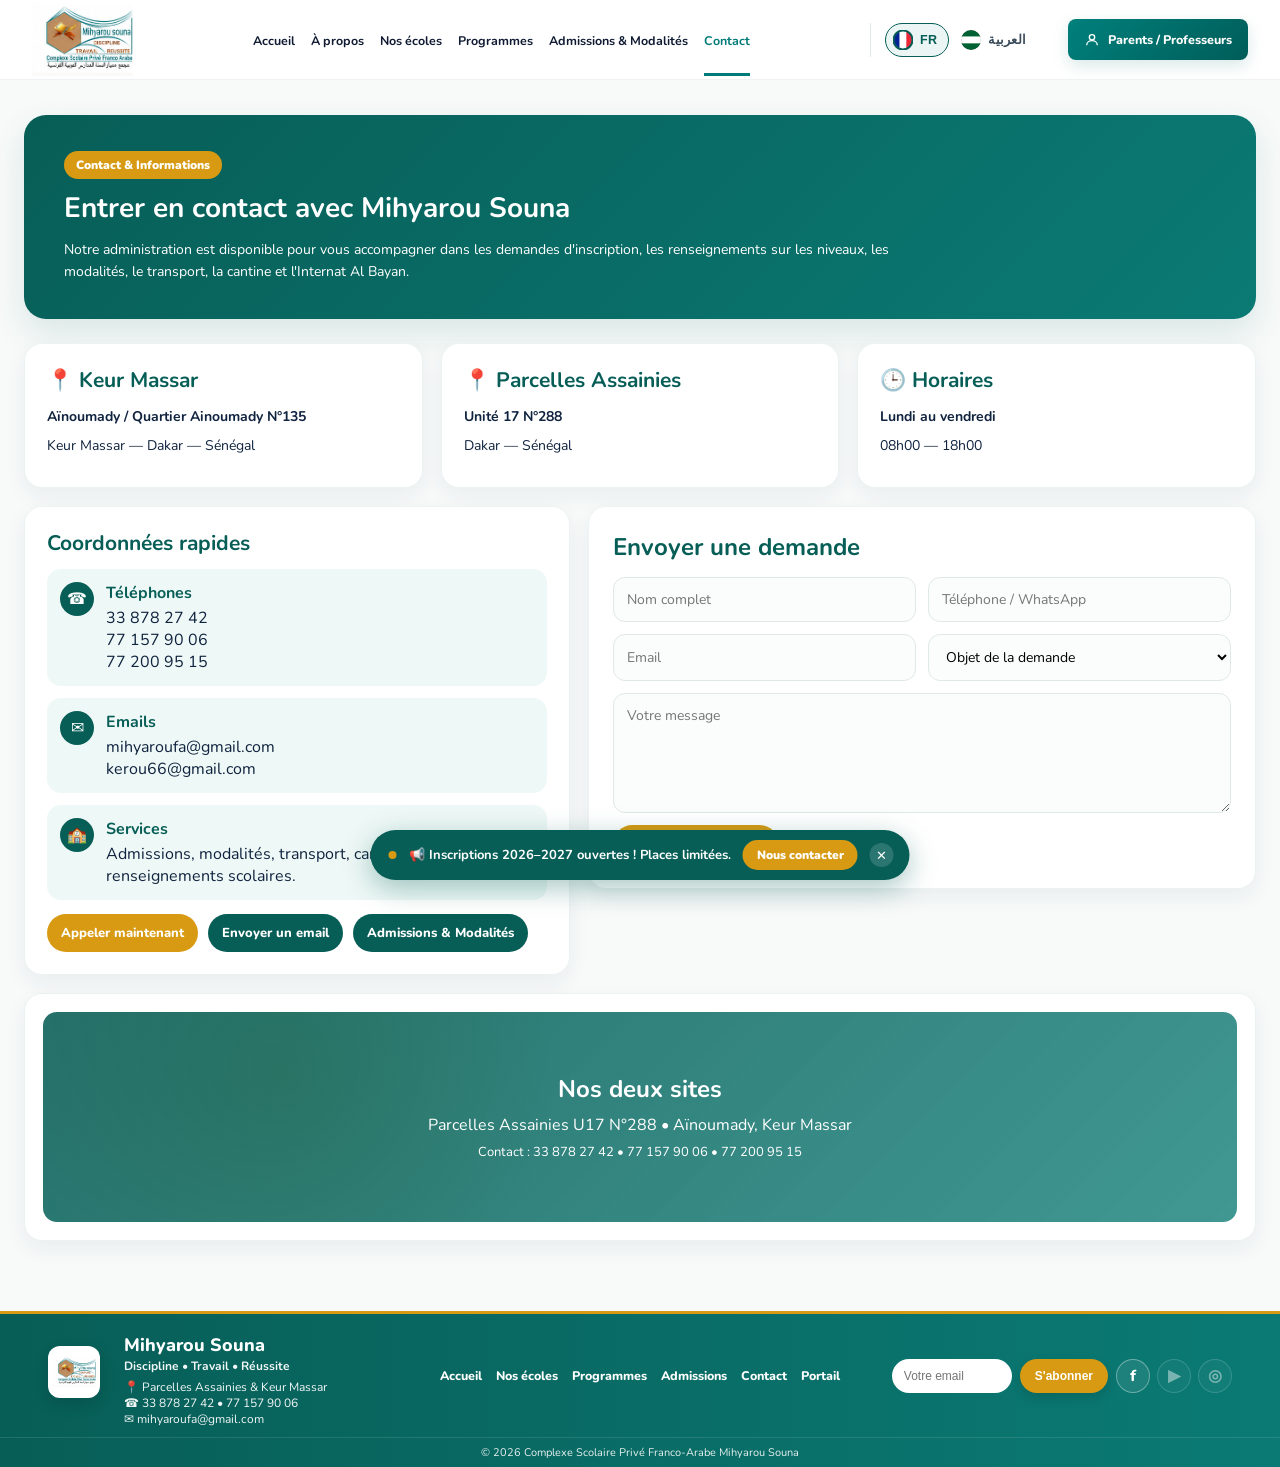
<file: contact.html>
<!DOCTYPE html>
<html lang="fr">
<head>
  <meta charset="UTF-8" />
  <meta name="viewport" content="width=device-width, initial-scale=1.0" />
  <meta name="description" content="Contact - Complexe Scolaire Privé Franco-Arabe Mihyarou Souna" />
  <title>Contact - Mihyarou Souna</title>
  <link rel="stylesheet" href="css/style.css" />
  <link rel="icon" href="assets/logo.png" type="image/png">

<style>
.portal-btn-adjust{
    margin-right:24px !important;
}
</style>


<style>
/* Fix définitif : logo du header contenu dans la hauteur de la barre */
header img,
.navbar img,
.site-header img,
.header img,
.logo img,
.brand img{
  max-height:72px !important;
  width:auto !important;
  object-fit:contain !important;
  display:block !important;
}

header,
.navbar,
.site-header,
.header{
  min-height:80px !important;
  overflow:hidden !important;
  display:flex !important;
  align-items:center !important;
}

.logo,
.brand,
.navbar-brand{
  height:72px !important;
  display:flex !important;
  align-items:center !important;
  overflow:hidden !important;
}
</style>


<style>
/* Footer toujours en bas de page sur les pages courtes */
html, body{
  min-height:100%;
}
body{
  min-height:100vh;
  display:flex;
  flex-direction:column;
}
main, .main, .page-content, .content{
  flex:1 0 auto;
}
footer, .ms-footer{
  margin-top:auto !important;
  flex-shrink:0;
}
</style>


<style>
.flag-circle{
display:inline-flex;
width:34px;
height:34px;
border-radius:50%;
overflow:hidden;
vertical-align:middle;
margin-right:10px;
box-shadow:0 2px 8px rgba(0,0,0,.15);
border:2px solid #fff;
}
.flag-circle span{
flex:1;
height:100%;
}
.flag-green{background:#00853F;}
.flag-yellow{background:#FDEF42;}
.flag-red{background:#E31B23;}
.program-title-flex{display:flex;align-items:center;gap:10px;}
</style>


<style>
.program-title-flex{
display:flex!important;
align-items:center!important;
gap:14px;
margin-bottom:8px;
}
.flag-circle{
width:34px;height:34px;border-radius:50%;
overflow:hidden;display:flex;position:relative;
box-shadow:0 2px 8px rgba(0,0,0,.15);
flex-shrink:0;
}
.flag-green,.flag-yellow,.flag-red{flex:1;height:100%;}
.flag-green{background:#00853F;}
.flag-yellow{background:#FDEF42;}
.flag-red{background:#E31B23;}
.flag-star{
position:absolute;
left:50%;
top:50%;
transform:translate(-50%,-50%);
color:#00853F;
font-size:12px;
font-weight:900;
line-height:1;
}
</style>

<style>
/* Corrections réelles Programmes + Nos Écoles */
.program-title-clean{
  display:flex!important;
  align-items:center!important;
  gap:14px!important;
  margin:0 0 18px!important;
  font-size:24px!important;
  font-weight:900!important;
  color:#00152e!important;
}
.sn-flag-round{
  width:34px!important;
  height:34px!important;
  border-radius:50%!important;
  overflow:hidden!important;
  display:inline-flex!important;
  position:relative!important;
  flex-shrink:0!important;
  box-shadow:0 2px 8px rgba(0,0,0,.18)!important;
  border:2px solid #fff!important;
}
.sn-flag-round .green{background:#00853F;flex:1;height:100%;}
.sn-flag-round .yellow{background:#FDEF42;flex:1;height:100%;}
.sn-flag-round .red{background:#E31B23;flex:1;height:100%;}
.sn-flag-round .star{
  position:absolute!important;
  left:50%!important;
  top:50%!important;
  transform:translate(-50%,-50%)!important;
  color:#00853F!important;
  font-size:11px!important;
  font-weight:900!important;
  line-height:1!important;
}
.schools-stats-restore{
  display:grid!important;
  grid-template-columns:repeat(4,1fr)!important;
  gap:15px!important;
  margin:25px 0!important;
}
.schools-stats-restore .stat{
  background:#fff!important;
  padding:20px!important;
  border-radius:16px!important;
  text-align:center!important;
  box-shadow:0 8px 22px rgba(0,0,0,.06)!important;
}
.schools-stats-restore .stat strong{
  display:block!important;
  color:#075e57!important;
  font-size:28px!important;
}
@media(max-width:767px){
  .schools-stats-restore{grid-template-columns:repeat(2,1fr)!important;}
}
</style>


<style>
.contact-page{background:#f7faf9;color:#10233f}
.contact-hero{max-width:1400px;margin:35px auto 0;padding:0 24px}
.contact-banner{
  background:linear-gradient(135deg,#075e57,#0b7a74);
  color:#fff;border-radius:22px;padding:24px 30px;
  box-shadow:0 14px 34px rgba(7,94,87,.12);
  display:grid;grid-template-columns:1fr;gap:28px;align-items:center;
}
.contact-banner h1{font-size:28px;margin:0 0 12px;line-height:1.15}
.contact-banner p{margin:0;line-height:1.65;max-width:767px}
.contact-badge{display:inline-block;background:#d79a12;color:#fff;border-radius:999px;padding:6px 12px;font-weight:900;font-size:12px;margin-bottom:10px}
.contact-mini-card{background:rgba(255,255,255,.12);border:1px solid rgba(255,255,255,.2);border-radius:14px;padding:12px 18px;min-height:auto}
.contact-mini-card strong{display:block;font-size:28px;margin:0;line-height:1.2}
.contact-wrap{max-width:1400px;margin:24px auto 70px;padding:0 24px}
.contact-grid{display:grid;grid-template-columns:1fr 1fr 1fr;gap:18px;margin-bottom:18px}
.contact-card{
  background:#fff;border-radius:18px;padding:22px;
  box-shadow:0 8px 22px rgba(16,35,63,.06);
  border:1px solid rgba(7,94,87,.07);
}
.contact-card h2{color:#075e57;margin:0 0 12px;font-size:21px}
.contact-card p{margin:0 0 8px;line-height:1.55;font-size:14px}
.contact-main{display:grid;grid-template-columns:.9fr 1.1fr;gap:18px;align-items:start}
.contact-info-list{display:grid;gap:12px}
.contact-line{display:flex;gap:12px;align-items:flex-start;background:#eef8f6;border-radius:14px;padding:13px}
.contact-icon{width:34px;height:34px;border-radius:50%;display:flex;align-items:center;justify-content:center;background:#075e57;color:#fff;flex-shrink:0}
.contact-line strong{display:block;color:#075e57;margin-bottom:3px}
.contact-form{background:#fff;border-radius:18px;padding:24px;box-shadow:0 8px 22px rgba(16,35,63,.06);border:1px solid rgba(7,94,87,.07)}
.contact-form h2{color:#075e57;margin:0 0 14px;font-size:24px}
.form-grid{display:grid;grid-template-columns:1fr 1fr;gap:12px}
.contact-form input,.contact-form select,.contact-form textarea{
  width:100%;box-sizing:border-box;border:1px solid #dfe9e7;border-radius:12px;
  padding:12px 13px;font-family:inherit;font-size:14px;outline:none;background:#fbfdfd;
}
.contact-form textarea{min-height:120px;resize:vertical;grid-column:1/-1}
.contact-form input:focus,.contact-form select:focus,.contact-form textarea:focus{border-color:#075e57;box-shadow:0 0 0 3px rgba(7,94,87,.10)}
.contact-form button{
  margin-top:12px;background:#d79a12;color:#fff;border:none;border-radius:999px;
  padding:12px 18px;font-weight:900;cursor:pointer;
}
.contact-map{
  margin-top:18px;background:#fff;border-radius:18px;padding:18px;
  box-shadow:0 8px 22px rgba(16,35,63,.06);border:1px solid rgba(7,94,87,.07);
}
.map-placeholder{
  min-height:210px;border-radius:14px;background:
  linear-gradient(135deg,rgba(7,94,87,.88),rgba(11,122,116,.78)),
  radial-gradient(circle at 20% 30%,rgba(215,154,18,.45),transparent 28%);
  color:#fff;display:flex;align-items:center;justify-content:center;text-align:center;padding:20px;
}
.contact-actions{display:flex;flex-wrap:wrap;gap:10px;margin-top:14px}
.contact-actions a{background:#075e57;color:#fff;text-decoration:none;border-radius:999px;padding:10px 14px;font-weight:800;font-size:13px}
.contact-actions a.gold{background:#d79a12}
@media(max-width:1000px){.contact-banner,.contact-main{grid-template-columns:1fr}.contact-grid{grid-template-columns:1fr}.form-grid{grid-template-columns:1fr}.contact-banner{padding:32px 24px}}
</style>


<style>
/* Hero uniforme compact type page Contact */
.uniform-page-hero,
.presentation-hero-inner,
.schools-banner,
.programs-banner,
.adm-banner,
.contact-banner{
  background:linear-gradient(135deg,#075e57,#0b7a74)!important;
  color:#fff!important;
  border-radius:22px!important;
  padding:36px 40px!important;
  box-shadow:0 14px 34px rgba(7,94,87,.12)!important;
}

.presentation-hero,
.schools-hero,
.programs-hero,
.adm-hero,
.contact-hero{
  max-width:1400px!important;
  margin:35px auto 0!important;
  padding:0 24px!important;
}

.presentation-kicker,
.contact-badge,
.uniform-hero-badge{
  display:inline-block!important;
  background:#d79a12!important;
  color:#fff!important;
  border-radius:999px!important;
  padding:6px 12px!important;
  font-size:12px!important;
  font-weight:900!important;
  letter-spacing:0!important;
  text-transform:none!important;
  margin-bottom:12px!important;
}

.presentation-hero h1,
.schools-banner h1,
.programs-banner h1,
.adm-banner h1,
.contact-banner h1{
  font-size:28px!important;
  line-height:1.22!important;
  margin:0 0 14px!important;
  color:#fff!important;
}

.presentation-hero p,
.schools-banner p,
.programs-banner p,
.adm-banner p,
.contact-banner p{
  font-size:14px!important;
  line-height:1.55!important;
  max-width:850px!important;
  margin:0!important;
  color:#fff!important;
}

.founder-card{
  transform:scale(.88)!important;
  transform-origin:center!important;
}
.founder-card img,
.founder-photo{
  width:105px!important;
  height:105px!important;
  object-fit:cover!important;
  object-position:center 15%!important;
  border-radius:50%!important;
  border:3px solid #d79a12!important;
  box-shadow:0 6px 14px rgba(0,0,0,.10)!important;
}
.founder-name{
  font-size:14px!important;
  margin-top:7px!important;
}
.founder-role{
  font-size:12px!important;
}
@media(max-width:767px){
  .presentation-hero-inner,
  .schools-banner,
  .programs-banner,
  .adm-banner,
  .contact-banner{
    padding:28px 24px!important;
  }
  .presentation-hero h1,
  .schools-banner h1,
  .programs-banner h1,
  .adm-banner h1,
  .contact-banner h1{
    font-size:24px!important;
  }
}
</style>

</head>
<body>
<header class="header">
  <a href="index.html" class="brand"><img src="assets/logo.png" alt="Logo Mihyarou Souna"></a>
  <button class="menu" aria-label="Ouvrir le menu">☰</button>
  <nav class="nav">
    <a  href="index.html" data-i18n="nav.home">Accueil</a>
    <a  href="apropos.html" data-i18n="nav.about">À propos</a>
    <a  href="ecoles.html" data-i18n="nav.schools">Nos écoles</a>
    <a  href="programmes.html" data-i18n="nav.programs">Programmes</a>
    <a  href="admissions.html" data-i18n="nav.admissions">Admissions & Modalités</a>
    <a class="active" href="contact.html" data-i18n="nav.contact">Contact</a>
  </nav>
  <a class="space-btn" href="portail/login.html">
    <svg width="16" height="16" fill="none" stroke="currentColor" stroke-width="2" viewBox="0 0 24 24"><circle cx="12" cy="8" r="4"/><path d="M4 20c0-4 3.6-7 8-7s8 3 8 7"/></svg>
    <span data-i18n="nav.portal">Parents / Professeurs</span>
  </a>
</header>

<main class="contact-page">
  <section class="contact-hero">
    <div class="contact-banner">
      <div>
        <span class="contact-badge" data-i18n="contact.badge">Contact & Informations</span>
        <h1 data-i18n="contact.sub">Entrer en contact avec Mihyarou Souna</h1>
        <p data-i18n="contact.desc">Notre administration est disponible pour vous accompagner dans les demandes d’inscription, les renseignements sur les niveaux, les modalités, le transport, la cantine et l’Internat Al Bayan.</p>
      </div>
      </div></section>

  <section class="contact-wrap">
    <div class="contact-grid">
      <div class="contact-card">
        <h2 data-i18n="contact.km.title">📍 Keur Massar</h2>
        <p><strong data-i18n="contact.km.addr">Aïnoumady / Quartier Ainoumady N°135</strong></p>
        <p data-i18n="contact.km.city">Keur Massar — Dakar — Sénégal</p>
      </div>
      <div class="contact-card">
        <h2 data-i18n="contact.pa.title">📍 Parcelles Assainies</h2>
        <p><strong data-i18n="contact.pa.addr">Unité 17 N°288</strong></p>
        <p data-i18n="contact.pa.city">Dakar — Sénégal</p>
      </div>
      <div class="contact-card">
        <h2 data-i18n="contact.hours.title">🕒 Horaires</h2>
        <p><strong data-i18n="contact.hours">Lundi au vendredi</strong></p>
        <p data-i18n="contact.hours.time">08h00 — 18h00</p>
      </div>
    </div>

    <div class="contact-main">
      <div class="contact-card">
        <h2 data-i18n="contact.coords.title">Coordonnées rapides</h2>
        <div class="contact-info-list">
          <div class="contact-line"><span class="contact-icon">☎</span><div><strong data-i18n="contact.phones.label">Téléphones</strong><span dir="ltr" style="unicode-bidi:embed;display:inline-block">33 878 27 42<br>77 157 90 06<br>77 200 95 15</span></div></div>
          <div class="contact-line"><span class="contact-icon">✉</span><div><strong data-i18n="contact.emails.label">Emails</strong><span dir="ltr" style="unicode-bidi:embed;display:inline-block">mihyaroufa@gmail.com<br>kerou66@gmail.com</span></div></div>
          <div class="contact-line"><span class="contact-icon">🏫</span><div><strong data-i18n="contact.services.label">Services</strong><span data-i18n="contact.services.text">Admissions, modalités, transport, cantine, internat et renseignements scolaires.</span></div></div>
        </div>
        <div class="contact-actions">
          <a class="gold" href="tel:+221771579006" data-i18n="contact.call.btn">Appeler maintenant</a>
          <a href="mailto:mihyaroufa@gmail.com" data-i18n="contact.email.btn">Envoyer un email</a>
          <a href="admissions.html" data-i18n="contact.adm.btn">Admissions & Modalités</a>
        </div>
      </div>

      <form class="contact-form" onsubmit="event.preventDefault(); alert('Merci. Votre message est prêt à être envoyé par email.');">
        <h2 data-i18n="contact.send.title">Envoyer une demande</h2>
        <div class="form-grid">
          <input type="text" placeholder="Nom complet" data-i18n="contact.name.ph" required>
          <input type="tel" placeholder="Téléphone / WhatsApp" data-i18n="contact.phone.ph" required>
          <input type="email" placeholder="Email" data-i18n="contact.email.ph">
          <select>
            <option data-i18n="contact.subject.ph">Objet de la demande</option>
            <option data-i18n="contact.opt.inscription">Inscription</option>
            <option data-i18n="contact.opt.modalites">Modalités / frais</option>
            <option data-i18n="contact.opt.transport">Transport</option>
            <option data-i18n="contact.opt.internat">Internat Al Bayan</option>
            <option data-i18n="contact.opt.autre">Autre information</option>
          </select>
          <textarea placeholder="Votre message" data-i18n="contact.msg.ph"></textarea>
        </div>
        <button type="submit" data-i18n="contact.send.btn">Envoyer la demande</button>
      </form>
    </div>

    <div class="contact-map">
      <div class="map-placeholder">
        <div>
          <h2 style="margin:0 0 8px;color:white;" data-i18n="contact.sites.title">Nos deux sites</h2>
          <p style="margin:0;line-height:1.6;" data-i18n="contact.map.addr">Parcelles Assainies U17 N°288 • Aïnoumady, Keur Massar</p><p style="margin:4px 0 0;font-size:13px;"><span dir="ltr" style="unicode-bidi:embed">Contact : 33 878 27 42 • 77 157 90 06 • 77 200 95 15</span></p>
        </div>
      </div>
    </div>
  </section>
</main>


<script src="js/script.js"></script>
<script src="js/lang.js"></script>






<style>
.ms-footer{width:100%;background:linear-gradient(90deg,#075e57,#0b7a74);border-top:3px solid #d79a12;color:#fff;font-family:inherit}
.ms-footer *{box-sizing:border-box}
.ms-footer-wrap{max-width:1400px;margin:auto;padding:10px 48px;display:grid;grid-template-columns:minmax(260px,1fr) auto minmax(260px,1fr);align-items:center;gap:16px}
.ms-footer-brand{display:flex;align-items:center;gap:12px;justify-self:start;padding-left:0;margin-left:0}
.ms-footer-logo{width:52px;height:52px;border-radius:12px;background:#fff;object-fit:contain;padding:4px;box-shadow:0 6px 16px rgba(0,0,0,.12)}
.ms-footer-title{font-size:18px;line-height:1;font-weight:800;margin-bottom:4px}
.ms-footer-slogan{font-size:12px;font-weight:700;margin-bottom:5px;opacity:.95}
.ms-footer-contact{font-size:12px;line-height:1.35;opacity:.95}
.ms-footer-nav{display:flex;align-items:center;justify-content:center;gap:14px;white-space:nowrap}
.ms-footer-nav a{color:#fff;text-decoration:none;font-size:12.5px;font-weight:800;transition:.2s}
.ms-footer-nav a:hover{color:#f0b22c}
.ms-footer-right{justify-self:end;display:flex;align-items:center;gap:8px;flex-wrap:nowrap}
.ms-footer-newsletter{display:flex;align-items:center;gap:8px}
.ms-footer-newsletter input{height:34px;width:120px;border:0;border-radius:999px;padding:0 12px;font-size:12px;outline:none}
.ms-footer-newsletter button{height:34px;border:0;border-radius:999px;padding:0 15px;background:#d79a12;color:#fff;font-size:12px;font-weight:800;cursor:pointer;box-shadow:0 5px 12px rgba(0,0,0,.12)}
.ms-footer-socials{display:flex;align-items:center;gap:7px}
.ms-footer-socials a{position:relative;width:34px;height:34px;border-radius:50%;display:inline-flex;align-items:center;justify-content:center;color:#fff;text-decoration:none;border:1px solid rgba(255,255,255,.35);background:rgba(255,255,255,.08);font-weight:800;transition:.2s}
.ms-footer-socials a:hover{transform:translateY(-2px);border-color:#d79a12;box-shadow:0 0 0 3px rgba(215,154,18,.22)}
.ms-footer-socials a::after{content:attr(aria-label);position:absolute;bottom:42px;left:50%;transform:translateX(-50%);background:#062f2c;color:#fff;font-size:11px;font-weight:700;padding:5px 8px;border-radius:6px;white-space:nowrap;opacity:0;pointer-events:none;transition:.2s}
.ms-footer-socials a:hover::after{opacity:1}
.ms-footer-socials a.social-soon{opacity:.45;cursor:default;pointer-events:none;}
.ms-footer-socials a.social-soon::before{content:"Bientôt";position:absolute;bottom:42px;left:50%;transform:translateX(-50%);background:#333;color:#fff;font-size:10px;font-weight:700;padding:4px 7px;border-radius:5px;white-space:nowrap;opacity:0;pointer-events:none;transition:.2s;}
.ms-footer-socials a.social-soon:hover::before{opacity:1;}
.ms-footer-copy{text-align:center;border-top:1px solid rgba(255,255,255,.12);padding:7px 12px;font-size:11px;opacity:.9}
@media(max-width:1100px){.ms-footer-wrap{grid-template-columns:1fr;justify-items:center;text-align:center}.ms-footer-brand{justify-self:center}.ms-footer-right{justify-self:center;flex-wrap:wrap;justify-content:center}.ms-footer-nav{flex-wrap:wrap}.ms-footer-contact{text-align:left}}
</style>

<footer class="ms-footer" style="width:100vw;position:relative;left:50%;right:50%;margin-left:-50vw;margin-right:-50vw;">
  <div class="ms-footer-wrap">
    <div class="ms-footer-brand" style="justify-self:start;margin-left:0;">
      <img class="ms-footer-logo" style="margin-top:-8px;" src="assets/logo.png" alt="Logo Mihyarou Souna">
      <div style="padding-left:12px;padding-top:12px;display:flex;flex-direction:column;justify-content:center;">
        <div class="ms-footer-title">Mihyarou Souna</div>
        <div class="ms-footer-slogan" data-i18n="footer.slogan">Discipline • Travail • Réussite</div>
        <div class="ms-footer-contact" data-i18n="footer.contact.info" data-i18n-html="true">📍 Parcelles Assainies &amp; Keur Massar<br>☎ 33 878 27 42 • 77 157 90 06<br>✉ mihyaroufa@gmail.com</div>
      </div>
    </div>

    <nav class="ms-footer-nav" aria-label="Navigation pied de page">
      <a href="index.html" data-i18n="footer.nav.home">Accueil</a>
      <a href="ecoles.html" data-i18n="footer.nav.schools">Nos écoles</a>
      <a href="programmes.html" data-i18n="footer.nav.programs">Programmes</a>
      <a href="admissions.html" data-i18n="footer.nav.adm">Admissions</a>
      <a href="contact.html" data-i18n="footer.nav.contact">Contact</a>
      <a href="portail/login.html" data-i18n="footer.nav.portal">Portail</a>
    </nav>

    <div class="ms-footer-right">
      <form class="ms-footer-newsletter" onsubmit="event.preventDefault();">
        <input type="email" placeholder="Votre email" data-i18n="footer.email" aria-label="Votre email">
        <button type="submit" data-i18n="footer.subscribe">S’abonner</button>
      </form>
      <div class="ms-footer-socials">
        <a href="https://www.facebook.com/profile.php?id=100045061854399" target="_blank" rel="noopener" aria-label="Facebook">f</a>
        <a href="#" aria-label="YouTube — Bientôt disponible" class="social-soon">▶</a>
        <a href="#" aria-label="Instagram — Bientôt disponible" class="social-soon">◎</a>
      </div>
    </div>
  </div>
  <div class="ms-footer-copy" data-i18n="footer.copy">© 2026 Complexe Scolaire Privé Franco-Arabe Mihyarou Souna</div>
</footer>

<script src="js/annonce.js"></script>
</body>
</html>
</file>
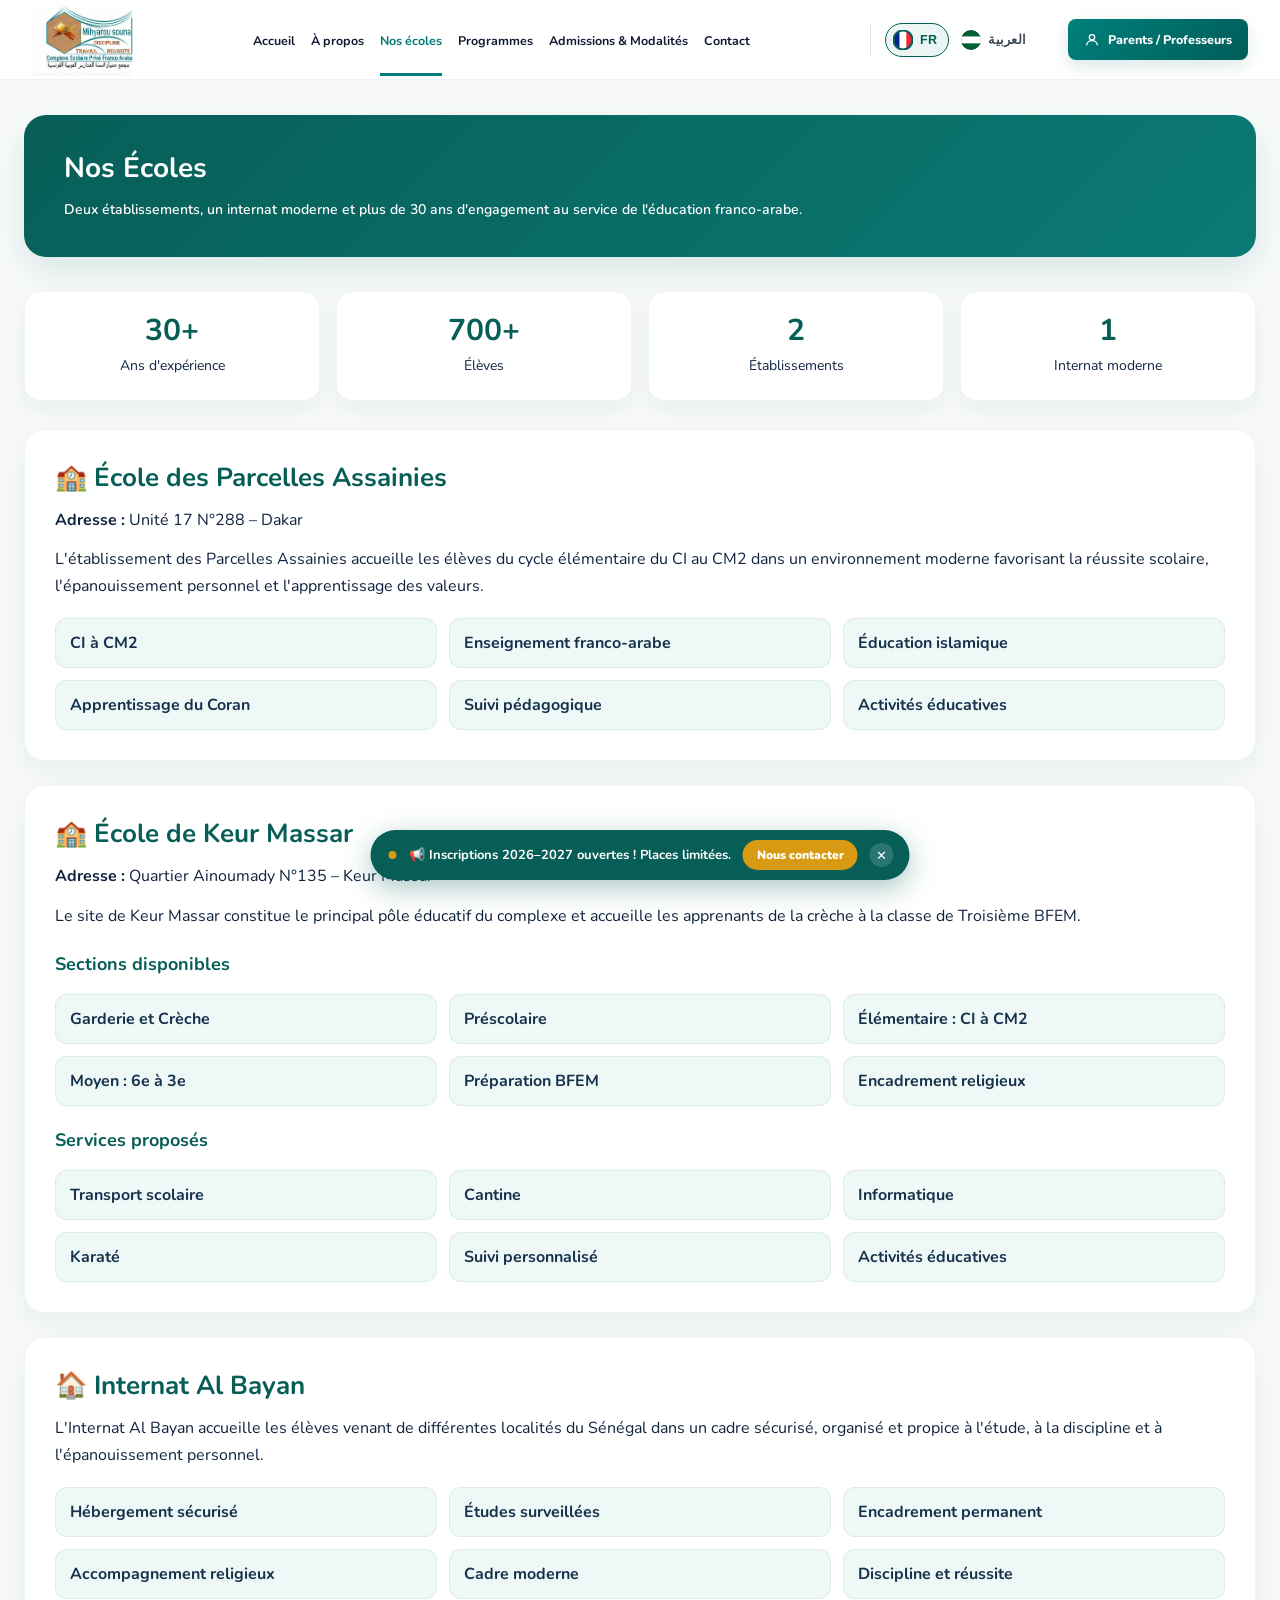
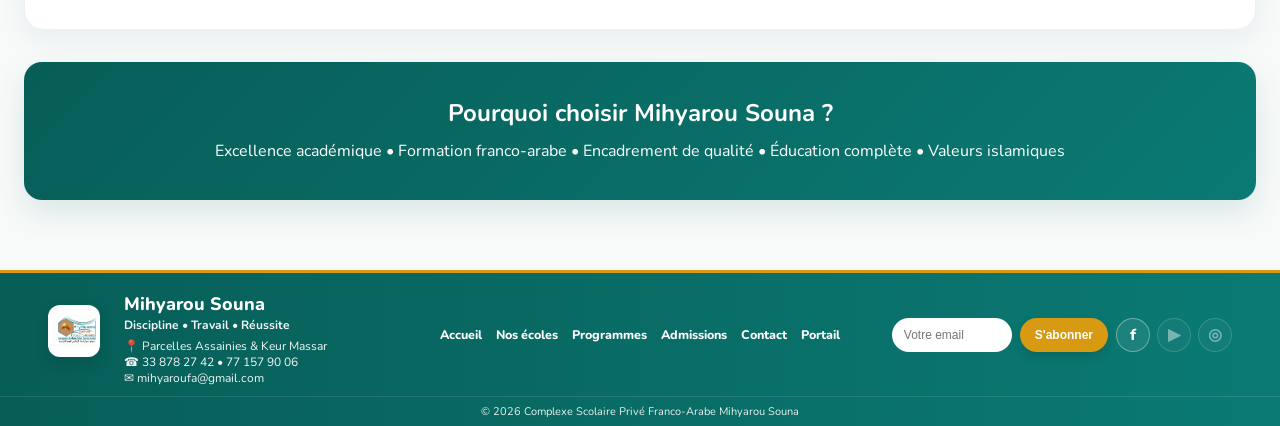
<file: ecoles.html>
<!DOCTYPE html>
<html lang="fr">
<head>
  <meta charset="UTF-8" />
  <meta name="viewport" content="width=device-width, initial-scale=1.0" />
  <meta name="description" content="Nos écoles - Complexe Scolaire Privé Franco-Arabe Mihyarou Souna" />
  <title>Nos écoles | Mihyarou Souna</title>
  <link rel="stylesheet" href="css/style.css" />
  <link rel="icon" href="assets/logo.png" type="image/png">

<style>
.portal-btn-adjust{
    margin-right:24px !important;
}
</style>


<style>
/* Fix définitif : logo du header contenu dans la hauteur de la barre */
header img,
.navbar img,
.site-header img,
.header img,
.logo img,
.brand img{
  max-height:72px !important;
  width:auto !important;
  object-fit:contain !important;
  display:block !important;
}

header,
.navbar,
.site-header,
.header{
  min-height:80px !important;
  overflow:hidden !important;
  display:flex !important;
  align-items:center !important;
}

.logo,
.brand,
.navbar-brand{
  height:72px !important;
  display:flex !important;
  align-items:center !important;
  overflow:hidden !important;
}
</style>


<style>
/* Footer toujours en bas de page sur les pages courtes */
html, body{
  min-height:100%;
}
body{
  min-height:100vh;
  display:flex;
  flex-direction:column;
}
main, .main, .page-content, .content{
  flex:1 0 auto;
}
footer, .ms-footer{
  margin-top:auto !important;
  flex-shrink:0;
}
</style>


<style>
.flag-circle{
display:inline-flex;
width:34px;
height:34px;
border-radius:50%;
overflow:hidden;
vertical-align:middle;
margin-right:10px;
box-shadow:0 2px 8px rgba(0,0,0,.15);
border:2px solid #fff;
}
.flag-circle span{
flex:1;
height:100%;
}
.flag-green{background:#00853F;}
.flag-yellow{background:#FDEF42;}
.flag-red{background:#E31B23;}
.program-title-flex{display:flex;align-items:center;gap:10px;}
</style>


<style>
.program-title-flex{
display:flex!important;
align-items:center!important;
gap:14px;
margin-bottom:8px;
}
.flag-circle{
width:34px;height:34px;border-radius:50%;
overflow:hidden;display:flex;position:relative;
box-shadow:0 2px 8px rgba(0,0,0,.15);
flex-shrink:0;
}
.flag-green,.flag-yellow,.flag-red{flex:1;height:100%;}
.flag-green{background:#00853F;}
.flag-yellow{background:#FDEF42;}
.flag-red{background:#E31B23;}
.flag-star{
position:absolute;
left:50%;
top:50%;
transform:translate(-50%,-50%);
color:#00853F;
font-size:12px;
font-weight:900;
line-height:1;
}
</style>


<style>
.schools-page{background:#f7faf9;color:#10233f;}
.schools-hero{max-width:1400px;margin:35px auto 0;padding:0 24px;}
.schools-banner{
  background:linear-gradient(135deg,#075e57,#0b7a74);
  color:#fff;
  border-radius:22px;
  padding:48px 46px;
  box-shadow:0 14px 34px rgba(7,94,87,.12);
}
.schools-banner h1{font-size:38px;margin:0 0 14px;line-height:1.15;}
.schools-banner p{margin:0;max-width:767px;line-height:1.65;font-weight:600;}
.schools-wrap{max-width:1400px;margin:0 auto 70px;padding:0 24px;}
.schools-stats{
  display:grid;
  grid-template-columns:repeat(4,1fr);
  gap:16px;
  margin:34px 0 28px;
}
.schools-stat{
  background:#fff;
  padding:24px 16px;
  border-radius:16px;
  text-align:center;
  box-shadow:0 8px 22px rgba(16,35,63,.06);
  border:1px solid rgba(7,94,87,.06);
}
.schools-stat strong{
  display:block;
  color:#075e57;
  font-size:30px;
  line-height:1;
  margin-bottom:8px;
}
.schools-stat span{font-size:14px;}
.school-card{
  background:#fff;
  border-radius:20px;
  padding:30px;
  margin-top:24px;
  box-shadow:0 10px 28px rgba(16,35,63,.06);
  border:1px solid rgba(7,94,87,.07);
}
.school-card h2{color:#075e57;margin:0 0 12px;font-size:26px;}
.school-card h3{color:#075e57;margin:22px 0 10px;font-size:18px;}
.school-card p{line-height:1.7;margin:0 0 12px;}
.features{
  display:grid;
  grid-template-columns:repeat(3,1fr);
  gap:12px;
  margin-top:18px;
}
.feature{
  background:#eef8f6;
  border:1px solid rgba(7,94,87,.08);
  padding:13px 14px;
  border-radius:12px;
  font-weight:700;
  color:#17324d;
}
.schools-cta{
  margin-top:32px;
  background:linear-gradient(135deg,#075e57,#0b7a74);
  color:#fff;
  padding:35px;
  border-radius:18px;
  text-align:center;
  box-shadow:0 12px 30px rgba(7,94,87,.12);
}
.schools-cta h2{margin:0 0 10px;color:#fff;}
.schools-cta p{margin:0;line-height:1.6;}
@media(max-width:767px){
  .schools-stats,.features{grid-template-columns:repeat(2,1fr);}
  .schools-banner{padding:28px 20px;}
}
@media(max-width:480px){
  .schools-stats,.features{grid-template-columns:1fr 1fr;}
}
</style>


<style>
/* Hero uniforme compact type page Contact */
.uniform-page-hero,
.presentation-hero-inner,
.schools-banner,
.programs-banner,
.adm-banner,
.contact-banner{
  background:linear-gradient(135deg,#075e57,#0b7a74)!important;
  color:#fff!important;
  border-radius:22px!important;
  padding:36px 40px!important;
  box-shadow:0 14px 34px rgba(7,94,87,.12)!important;
}

.presentation-hero,
.schools-hero,
.programs-hero,
.adm-hero,
.contact-hero{
  max-width:1400px!important;
  margin:35px auto 0!important;
  padding:0 24px!important;
}

.presentation-kicker,
.contact-badge,
.uniform-hero-badge{
  display:inline-block!important;
  background:#d79a12!important;
  color:#fff!important;
  border-radius:999px!important;
  padding:6px 12px!important;
  font-size:12px!important;
  font-weight:900!important;
  letter-spacing:0!important;
  text-transform:none!important;
  margin-bottom:12px!important;
}

.presentation-hero h1,
.schools-banner h1,
.programs-banner h1,
.adm-banner h1,
.contact-banner h1{
  font-size:28px!important;
  line-height:1.22!important;
  margin:0 0 14px!important;
  color:#fff!important;
}

.presentation-hero p,
.schools-banner p,
.programs-banner p,
.adm-banner p,
.contact-banner p{
  font-size:14px!important;
  line-height:1.55!important;
  max-width:850px!important;
  margin:0!important;
  color:#fff!important;
}

.founder-card{
  transform:scale(.88)!important;
  transform-origin:center!important;
}
.founder-card img,
.founder-photo{
  width:105px!important;
  height:105px!important;
  object-fit:cover!important;
  object-position:center 15%!important;
  border-radius:50%!important;
  border:3px solid #d79a12!important;
  box-shadow:0 6px 14px rgba(0,0,0,.10)!important;
}
.founder-name{
  font-size:14px!important;
  margin-top:7px!important;
}
.founder-role{
  font-size:12px!important;
}
@media(max-width:767px){
  .presentation-hero-inner,
  .schools-banner,
  .programs-banner,
  .adm-banner,
  .contact-banner{
    padding:28px 24px!important;
  }
  .presentation-hero h1,
  .schools-banner h1,
  .programs-banner h1,
  .adm-banner h1,
  .contact-banner h1{
    font-size:24px!important;
  }
}
</style>

</head>
<body>
<header class="header">
  <a href="index.html" class="brand"><img src="assets/logo.png" alt="Logo Mihyarou Souna"></a>
  <button class="menu" aria-label="Ouvrir le menu">☰</button>
  <nav class="nav">
    <a  href="index.html" data-i18n="nav.home">Accueil</a>
    <a  href="apropos.html" data-i18n="nav.about">À propos</a>
    <a class="active" href="ecoles.html" data-i18n="nav.schools">Nos écoles</a>
    <a  href="programmes.html" data-i18n="nav.programs">Programmes</a>
    <a  href="admissions.html" data-i18n="nav.admissions">Admissions & Modalités</a>
    <a  href="contact.html" data-i18n="nav.contact">Contact</a>
  </nav>
  <a class="space-btn" href="portail/login.html">
    <svg width="16" height="16" fill="none" stroke="currentColor" stroke-width="2" viewBox="0 0 24 24"><circle cx="12" cy="8" r="4"/><path d="M4 20c0-4 3.6-7 8-7s8 3 8 7"/></svg>
    <span data-i18n="nav.portal">Parents / Professeurs</span>
  </a>
</header>


<main class="schools-page">
  <section class="schools-hero">
    <div class="schools-banner">
      <h1 data-i18n="schools.h1">Nos Écoles</h1>
      <p data-i18n="schools.sub">Deux établissements, un internat moderne et plus de 30 ans d'engagement au service de l'éducation franco-arabe.</p>
    </div>
  </section>

  <section class="schools-wrap">
    <div class="schools-stats">
      <div class="schools-stat"><strong>30+</strong><span data-i18n="schools.stat1">Ans d'expérience</span></div>
      <div class="schools-stat"><strong>700+</strong><span data-i18n="schools.stat2">Élèves</span></div>
      <div class="schools-stat"><strong>2</strong><span data-i18n="schools.stat3">Établissements</span></div>
      <div class="schools-stat"><strong>1</strong><span data-i18n="schools.stat4">Internat moderne</span></div>
    </div>

    <article class="school-card">
      <h2 data-i18n="schools.pa.title">🏫 École des Parcelles Assainies</h2>
      <p><strong data-i18n="schools.pa.addr">Adresse :</strong> Unité 17 N°288 – Dakar</p>
      <p data-i18n="schools.pa.desc">L'établissement des Parcelles Assainies accueille les élèves du cycle élémentaire du <strong>CI au CM2</strong> dans un environnement moderne favorisant la réussite scolaire, l'épanouissement personnel et l'apprentissage des valeurs.</p>
      <div class="features">
        <div class="feature" data-i18n="schools.pa.f1">CI à CM2</div>
        <div class="feature" data-i18n="schools.pa.f2">Enseignement franco-arabe</div>
        <div class="feature" data-i18n="schools.pa.f3">Éducation islamique</div>
        <div class="feature" data-i18n="schools.pa.f4">Apprentissage du Coran</div>
        <div class="feature" data-i18n="schools.pa.f5">Suivi pédagogique</div>
        <div class="feature" data-i18n="schools.pa.f6">Activités éducatives</div>
      </div>
    </article>

    <article class="school-card">
      <h2 data-i18n="schools.km.title">🏫 École de Keur Massar</h2>
      <p><strong data-i18n="schools.pa.addr">Adresse :</strong> Quartier Ainoumady N°135 – Keur Massar</p>
      <p data-i18n="schools.km.desc">Le site de Keur Massar constitue le principal pôle éducatif du complexe et accueille les apprenants de la <strong>crèche à la classe de Troisième BFEM</strong>.</p>
      <h3 data-i18n="schools.km.sections">Sections disponibles</h3>
      <div class="features">
        <div class="feature" data-i18n="schools.km.s1">Garderie et Crèche</div>
        <div class="feature" data-i18n="schools.km.s2">Préscolaire</div>
        <div class="feature" data-i18n="schools.km.s3">Élémentaire : CI à CM2</div>
        <div class="feature" data-i18n="schools.km.s4">Moyen : 6e à 3e</div>
        <div class="feature" data-i18n="schools.km.s5">Préparation BFEM</div>
        <div class="feature" data-i18n="schools.km.s6">Encadrement religieux</div>
      </div>
      <h3 data-i18n="schools.km.services">Services proposés</h3>
      <div class="features">
        <div class="feature" data-i18n="schools.km.sv1">Transport scolaire</div>
        <div class="feature" data-i18n="schools.km.sv2">Cantine</div>
        <div class="feature" data-i18n="schools.km.sv3">Informatique</div>
        <div class="feature" data-i18n="schools.km.sv4">Karaté</div>
        <div class="feature" data-i18n="schools.km.sv5">Suivi personnalisé</div>
        <div class="feature" data-i18n="schools.pa.f6">Activités éducatives</div>
      </div>
    </article>

    <article class="school-card">
      <h2 data-i18n="schools.int.title">🏠 Internat Al Bayan</h2>
      <p data-i18n="schools.int.desc">L'Internat Al Bayan accueille les élèves venant de différentes localités du Sénégal dans un cadre sécurisé, organisé et propice à l'étude, à la discipline et à l'épanouissement personnel.</p>
      <div class="features">
        <div class="feature" data-i18n="schools.int.f1">Hébergement sécurisé</div>
        <div class="feature" data-i18n="schools.int.f2">Études surveillées</div>
        <div class="feature" data-i18n="schools.int.f3">Encadrement permanent</div>
        <div class="feature" data-i18n="schools.int.f4">Accompagnement religieux</div>
        <div class="feature" data-i18n="schools.int.f5">Cadre moderne</div>
        <div class="feature" data-i18n="schools.int.f6">Discipline et réussite</div>
      </div>
    </article>

    <div class="schools-cta">
      <h2 data-i18n="schools.why.title">Pourquoi choisir Mihyarou Souna ?</h2>
      <p data-i18n="schools.cta.text">Excellence académique • Formation franco-arabe • Encadrement de qualité • Éducation complète • Valeurs islamiques</p>
    </div>
  </section>
</main>



<script src="js/script.js"></script>
<script src="js/lang.js"></script>






<style>
.ms-footer{width:100%;background:linear-gradient(90deg,#075e57,#0b7a74);border-top:3px solid #d79a12;color:#fff;font-family:inherit}
.ms-footer *{box-sizing:border-box}
.ms-footer-wrap{max-width:1400px;margin:auto;padding:10px 48px;display:grid;grid-template-columns:minmax(260px,1fr) auto minmax(260px,1fr);align-items:center;gap:16px}
.ms-footer-brand{display:flex;align-items:center;gap:12px;justify-self:start;padding-left:0;margin-left:0}
.ms-footer-logo{width:52px;height:52px;border-radius:12px;background:#fff;object-fit:contain;padding:4px;box-shadow:0 6px 16px rgba(0,0,0,.12)}
.ms-footer-title{font-size:18px;line-height:1;font-weight:800;margin-bottom:4px}
.ms-footer-slogan{font-size:12px;font-weight:700;margin-bottom:5px;opacity:.95}
.ms-footer-contact{font-size:12px;line-height:1.35;opacity:.95}
.ms-footer-nav{display:flex;align-items:center;justify-content:center;gap:14px;white-space:nowrap}
.ms-footer-nav a{color:#fff;text-decoration:none;font-size:12.5px;font-weight:800;transition:.2s}
.ms-footer-nav a:hover{color:#f0b22c}
.ms-footer-right{justify-self:end;display:flex;align-items:center;gap:8px;flex-wrap:nowrap}
.ms-footer-newsletter{display:flex;align-items:center;gap:8px}
.ms-footer-newsletter input{height:34px;width:120px;border:0;border-radius:999px;padding:0 12px;font-size:12px;outline:none}
.ms-footer-newsletter button{height:34px;border:0;border-radius:999px;padding:0 15px;background:#d79a12;color:#fff;font-size:12px;font-weight:800;cursor:pointer;box-shadow:0 5px 12px rgba(0,0,0,.12)}
.ms-footer-socials{display:flex;align-items:center;gap:7px}
.ms-footer-socials a{position:relative;width:34px;height:34px;border-radius:50%;display:inline-flex;align-items:center;justify-content:center;color:#fff;text-decoration:none;border:1px solid rgba(255,255,255,.35);background:rgba(255,255,255,.08);font-weight:800;transition:.2s}
.ms-footer-socials a:hover{transform:translateY(-2px);border-color:#d79a12;box-shadow:0 0 0 3px rgba(215,154,18,.22)}
.ms-footer-socials a::after{content:attr(aria-label);position:absolute;bottom:42px;left:50%;transform:translateX(-50%);background:#062f2c;color:#fff;font-size:11px;font-weight:700;padding:5px 8px;border-radius:6px;white-space:nowrap;opacity:0;pointer-events:none;transition:.2s}
.ms-footer-socials a:hover::after{opacity:1}
.ms-footer-socials a.social-soon{opacity:.45;cursor:default;pointer-events:none;}
.ms-footer-socials a.social-soon::before{content:"Bientôt";position:absolute;bottom:42px;left:50%;transform:translateX(-50%);background:#333;color:#fff;font-size:10px;font-weight:700;padding:4px 7px;border-radius:5px;white-space:nowrap;opacity:0;pointer-events:none;transition:.2s;}
.ms-footer-socials a.social-soon:hover::before{opacity:1;}
.ms-footer-copy{text-align:center;border-top:1px solid rgba(255,255,255,.12);padding:7px 12px;font-size:11px;opacity:.9}
@media(max-width:1100px){.ms-footer-wrap{grid-template-columns:1fr;justify-items:center;text-align:center}.ms-footer-brand{justify-self:center}.ms-footer-right{justify-self:center;flex-wrap:wrap;justify-content:center}.ms-footer-nav{flex-wrap:wrap}.ms-footer-contact{text-align:left}}
</style>

<footer class="ms-footer" style="width:100vw;position:relative;left:50%;right:50%;margin-left:-50vw;margin-right:-50vw;">
  <div class="ms-footer-wrap">
    <div class="ms-footer-brand" style="justify-self:start;margin-left:0;">
      <img class="ms-footer-logo" style="margin-top:-8px;" src="assets/logo.png" alt="Logo Mihyarou Souna">
      <div style="padding-left:12px;padding-top:12px;display:flex;flex-direction:column;justify-content:center;">
        <div class="ms-footer-title">Mihyarou Souna</div>
        <div class="ms-footer-slogan" data-i18n="footer.slogan">Discipline • Travail • Réussite</div>
        <div class="ms-footer-contact" data-i18n="footer.contact.info" data-i18n-html="true">📍 Parcelles Assainies &amp; Keur Massar<br>☎ 33 878 27 42 • 77 157 90 06<br>✉ mihyaroufa@gmail.com</div>
      </div>
    </div>

    <nav class="ms-footer-nav" aria-label="Navigation pied de page">
      <a href="index.html" data-i18n="footer.nav.home">Accueil</a>
      <a href="ecoles.html" data-i18n="footer.nav.schools">Nos écoles</a>
      <a href="programmes.html" data-i18n="footer.nav.programs">Programmes</a>
      <a href="admissions.html" data-i18n="footer.nav.adm">Admissions</a>
      <a href="contact.html" data-i18n="footer.nav.contact">Contact</a>
      <a href="portail/login.html" data-i18n="footer.nav.portal">Portail</a>
    </nav>

    <div class="ms-footer-right">
      <form class="ms-footer-newsletter" onsubmit="event.preventDefault();">
        <input type="email" placeholder="Votre email" data-i18n="footer.email" aria-label="Votre email">
        <button type="submit" data-i18n="footer.subscribe">S’abonner</button>
      </form>
      <div class="ms-footer-socials">
        <a href="https://www.facebook.com/profile.php?id=100045061854399" target="_blank" rel="noopener" aria-label="Facebook">f</a>
        <a href="#" aria-label="YouTube — Bientôt disponible" class="social-soon">▶</a>
        <a href="#" aria-label="Instagram — Bientôt disponible" class="social-soon">◎</a>
      </div>
    </div>
  </div>
  <div class="ms-footer-copy" data-i18n="footer.copy">© 2026 Complexe Scolaire Privé Franco-Arabe Mihyarou Souna</div>
</footer>

<script src="js/annonce.js"></script>
</body>
</html>
</file>
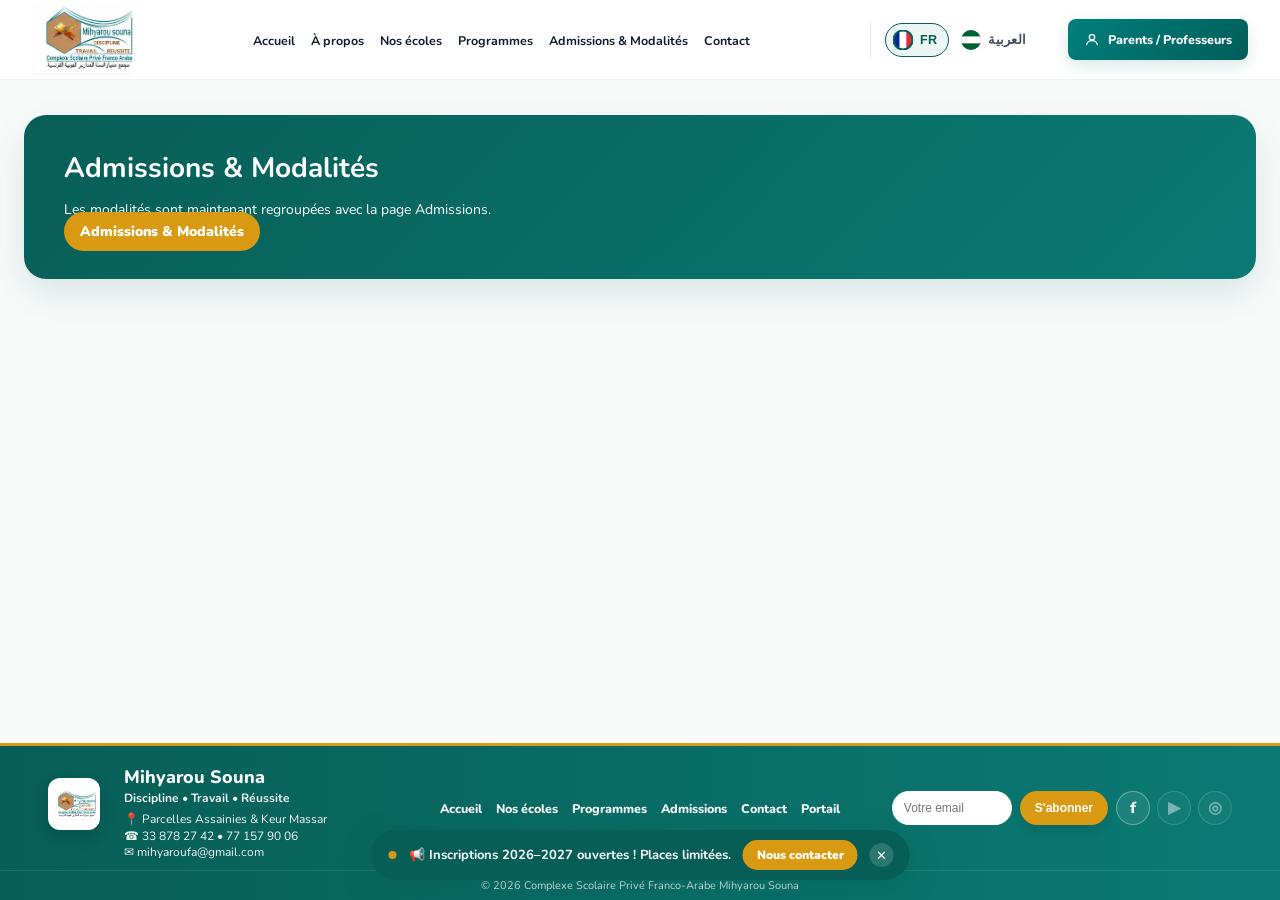
<file: modalites.html>
<!DOCTYPE html>
<html lang="fr">
<head>
  <meta charset="UTF-8" />
  <meta name="viewport" content="width=device-width, initial-scale=1.0" />
  <meta name="description" content="Modalités - Complexe Scolaire Privé Franco-Arabe Mihyarou Souna" />
  <title>Modalités | Mihyarou Souna</title>
  <link rel="stylesheet" href="css/style.css" />
  <link rel="icon" href="assets/logo.png" type="image/png">

<style>
.portal-btn-adjust{
    margin-right:24px !important;
}
</style>


<style>
/* Fix définitif : logo du header contenu dans la hauteur de la barre */
header img,
.navbar img,
.site-header img,
.header img,
.logo img,
.brand img{
  max-height:72px !important;
  width:auto !important;
  object-fit:contain !important;
  display:block !important;
}

header,
.navbar,
.site-header,
.header{
  min-height:80px !important;
  overflow:hidden !important;
  display:flex !important;
  align-items:center !important;
}

.logo,
.brand,
.navbar-brand{
  height:72px !important;
  display:flex !important;
  align-items:center !important;
  overflow:hidden !important;
}
</style>


<style>
/* Footer toujours en bas de page sur les pages courtes */
html, body{
  min-height:100%;
}
body{
  min-height:100vh;
  display:flex;
  flex-direction:column;
}
main, .main, .page-content, .content{
  flex:1 0 auto;
}
footer, .ms-footer{
  margin-top:auto !important;
  flex-shrink:0;
}
</style>


<style>
.flag-circle{
display:inline-flex;
width:34px;
height:34px;
border-radius:50%;
overflow:hidden;
vertical-align:middle;
margin-right:10px;
box-shadow:0 2px 8px rgba(0,0,0,.15);
border:2px solid #fff;
}
.flag-circle span{
flex:1;
height:100%;
}
.flag-green{background:#00853F;}
.flag-yellow{background:#FDEF42;}
.flag-red{background:#E31B23;}
.program-title-flex{display:flex;align-items:center;gap:10px;}
</style>


<style>
.program-title-flex{
display:flex!important;
align-items:center!important;
gap:14px;
margin-bottom:8px;
}
.flag-circle{
width:34px;height:34px;border-radius:50%;
overflow:hidden;display:flex;position:relative;
box-shadow:0 2px 8px rgba(0,0,0,.15);
flex-shrink:0;
}
.flag-green,.flag-yellow,.flag-red{flex:1;height:100%;}
.flag-green{background:#00853F;}
.flag-yellow{background:#FDEF42;}
.flag-red{background:#E31B23;}
.flag-star{
position:absolute;
left:50%;
top:50%;
transform:translate(-50%,-50%);
color:#00853F;
font-size:12px;
font-weight:900;
line-height:1;
}
</style>

<style>
/* Corrections réelles Programmes + Nos Écoles */
.program-title-clean{
  display:flex!important;
  align-items:center!important;
  gap:14px!important;
  margin:0 0 18px!important;
  font-size:24px!important;
  font-weight:900!important;
  color:#00152e!important;
}
.sn-flag-round{
  width:34px!important;
  height:34px!important;
  border-radius:50%!important;
  overflow:hidden!important;
  display:inline-flex!important;
  position:relative!important;
  flex-shrink:0!important;
  box-shadow:0 2px 8px rgba(0,0,0,.18)!important;
  border:2px solid #fff!important;
}
.sn-flag-round .green{background:#00853F;flex:1;height:100%;}
.sn-flag-round .yellow{background:#FDEF42;flex:1;height:100%;}
.sn-flag-round .red{background:#E31B23;flex:1;height:100%;}
.sn-flag-round .star{
  position:absolute!important;
  left:50%!important;
  top:50%!important;
  transform:translate(-50%,-50%)!important;
  color:#00853F!important;
  font-size:11px!important;
  font-weight:900!important;
  line-height:1!important;
}
.schools-stats-restore{
  display:grid!important;
  grid-template-columns:repeat(4,1fr)!important;
  gap:15px!important;
  margin:25px 0!important;
}
.schools-stats-restore .stat{
  background:#fff!important;
  padding:20px!important;
  border-radius:16px!important;
  text-align:center!important;
  box-shadow:0 8px 22px rgba(0,0,0,.06)!important;
}
.schools-stats-restore .stat strong{
  display:block!important;
  color:#075e57!important;
  font-size:28px!important;
}
@media(max-width:767px){
  .schools-stats-restore{grid-template-columns:repeat(2,1fr)!important;}
}
</style>


<style>
.adm-page{background:#f7faf9;color:#10233f}
.adm-hero,.adm-wrap{max-width:1400px;margin:35px auto 0;padding:0 24px}
.adm-banner{background:linear-gradient(135deg,#075e57,#0b7a74);color:#fff;border-radius:22px;padding:36px 40px;box-shadow:0 14px 34px rgba(7,94,87,.12)}
.adm-banner h1{font-size:34px;margin:0 0 10px}
.adm-banner p{margin:0;line-height:1.6;max-width:980px;font-size:15px}
.adm-wrap{margin-top:0;margin-bottom:70px}
.adm-grid{display:grid;grid-template-columns:1fr 1fr;gap:18px;margin-top:20px}
.adm-card,.adm-table-card{background:#fff;border-radius:18px;padding:20px;box-shadow:0 8px 22px rgba(16,35,63,.06);border:1px solid rgba(7,94,87,.07)}
.adm-card h2,.adm-table-card h2{color:#075e57;margin:0 0 12px;font-size:21px}
.adm-card h3{color:#075e57;margin:14px 0 8px;font-size:16px}
.adm-card p,.adm-card li{font-size:14px;line-height:1.5}
.adm-card ul{margin:0;padding-left:18px}
.adm-note{background:#fff8e8;border-left:5px solid #d79a12}
.adm-badges{display:flex;flex-wrap:wrap;gap:8px;margin-top:10px}
.adm-badge{background:#eef8f6;color:#075e57;border-radius:999px;padding:7px 10px;font-size:12px;font-weight:800}
.adm-tabs{display:flex;gap:10px;flex-wrap:wrap;margin:22px 0 10px}
.adm-tab{background:#075e57;color:white;border-radius:999px;padding:8px 13px;font-weight:800;font-size:13px}
.adm-table-card{margin-top:18px}
.table-scroll{overflow:auto;border-radius:12px;border:1px solid #e5eeee}
.adm-table{width:100%;border-collapse:collapse;min-width:820px;font-size:13px}
.adm-table th{background:#075e57;color:#fff;padding:10px;text-align:left}
.adm-table td{padding:9px 10px;border-bottom:1px solid #edf1f1;vertical-align:top}
.adm-table tr:nth-child(even){background:#f9fcfb}
.adm-table strong{color:#075e57}
.adm-mini{font-size:12px;color:#486174}
.adm-cta{margin-top:22px;background:linear-gradient(135deg,#075e57,#0b7a74);color:white;border-radius:18px;padding:24px;display:flex;align-items:center;justify-content:space-between;gap:14px}
.adm-cta h2{margin:0 0 6px;color:#fff;font-size:22px}
.adm-cta p{margin:0;font-size:14px;line-height:1.5}
.adm-cta a{background:#d79a12;color:#fff;text-decoration:none;border-radius:999px;padding:11px 16px;font-weight:900;white-space:nowrap}
@media(max-width:767px){.adm-grid{grid-template-columns:1fr}.adm-banner{padding:28px 20px}.adm-cta{flex-direction:column;align-items:flex-start}}
</style>


<style>
/* Hero uniforme compact type page Contact */
.uniform-page-hero,
.presentation-hero-inner,
.schools-banner,
.programs-banner,
.adm-banner,
.contact-banner{
  background:linear-gradient(135deg,#075e57,#0b7a74)!important;
  color:#fff!important;
  border-radius:22px!important;
  padding:36px 40px!important;
  box-shadow:0 14px 34px rgba(7,94,87,.12)!important;
}

.presentation-hero,
.schools-hero,
.programs-hero,
.adm-hero,
.contact-hero{
  max-width:1400px!important;
  margin:35px auto 0!important;
  padding:0 24px!important;
}

.presentation-kicker,
.contact-badge,
.uniform-hero-badge{
  display:inline-block!important;
  background:#d79a12!important;
  color:#fff!important;
  border-radius:999px!important;
  padding:6px 12px!important;
  font-size:12px!important;
  font-weight:900!important;
  letter-spacing:0!important;
  text-transform:none!important;
  margin-bottom:12px!important;
}

.presentation-hero h1,
.schools-banner h1,
.programs-banner h1,
.adm-banner h1,
.contact-banner h1{
  font-size:28px!important;
  line-height:1.22!important;
  margin:0 0 14px!important;
  color:#fff!important;
}

.presentation-hero p,
.schools-banner p,
.programs-banner p,
.adm-banner p,
.contact-banner p{
  font-size:14px!important;
  line-height:1.55!important;
  max-width:850px!important;
  margin:0!important;
  color:#fff!important;
}

.founder-card{
  transform:scale(.88)!important;
  transform-origin:center!important;
}
.founder-card img,
.founder-photo{
  width:105px!important;
  height:105px!important;
  object-fit:cover!important;
  object-position:center 15%!important;
  border-radius:50%!important;
  border:3px solid #d79a12!important;
  box-shadow:0 6px 14px rgba(0,0,0,.10)!important;
}
.founder-name{
  font-size:14px!important;
  margin-top:7px!important;
}
.founder-role{
  font-size:12px!important;
}
@media(max-width:767px){
  .presentation-hero-inner,
  .schools-banner,
  .programs-banner,
  .adm-banner,
  .contact-banner{
    padding:28px 24px!important;
  }
  .presentation-hero h1,
  .schools-banner h1,
  .programs-banner h1,
  .adm-banner h1,
  .contact-banner h1{
    font-size:24px!important;
  }
}
</style>

</head>
<body>
<header class="header">
  <a href="index.html" class="brand"><img src="assets/logo.png" alt="Logo Mihyarou Souna"></a>
  <button class="menu" aria-label="Ouvrir le menu">☰</button>
  <nav class="nav">
    <a  href="index.html" data-i18n="nav.home">Accueil</a>
    <a  href="apropos.html" data-i18n="nav.about">À propos</a>
    <a  href="ecoles.html" data-i18n="nav.schools">Nos écoles</a>
    <a  href="programmes.html" data-i18n="nav.programs">Programmes</a>
    <a  href="admissions.html" data-i18n="nav.admissions">Admissions & Modalités</a>
    <a  href="contact.html" data-i18n="nav.contact">Contact</a>
  </nav>
  <a class="space-btn" href="portail/login.html">
    <svg width="16" height="16" fill="none" stroke="currentColor" stroke-width="2" viewBox="0 0 24 24"><circle cx="12" cy="8" r="4"/><path d="M4 20c0-4 3.6-7 8-7s8 3 8 7"/></svg>
    <span data-i18n="nav.portal">Parents / Professeurs</span>
  </a>
</header>
<main class="adm-page"><section class="adm-hero"><div class="adm-banner"><h1 data-i18n="adm.h1.text">Admissions & Modalités</h1><p data-i18n="adm.redirect.msg">Les modalités sont maintenant regroupées avec la page Admissions.</p><p style="margin-top:14px"><a href="admissions.html" style="background:#d79a12;color:white;padding:10px 16px;border-radius:999px;text-decoration:none;font-weight:900;">Admissions & Modalités</a></p></div></section></main>

<script src="js/script.js"></script>
<script src="js/lang.js"></script>






<style>
.ms-footer{width:100%;background:linear-gradient(90deg,#075e57,#0b7a74);border-top:3px solid #d79a12;color:#fff;font-family:inherit}
.ms-footer *{box-sizing:border-box}
.ms-footer-wrap{max-width:1400px;margin:auto;padding:10px 48px;display:grid;grid-template-columns:minmax(260px,1fr) auto minmax(260px,1fr);align-items:center;gap:16px}
.ms-footer-brand{display:flex;align-items:center;gap:12px;justify-self:start;padding-left:0;margin-left:0}
.ms-footer-logo{width:52px;height:52px;border-radius:12px;background:#fff;object-fit:contain;padding:4px;box-shadow:0 6px 16px rgba(0,0,0,.12)}
.ms-footer-title{font-size:18px;line-height:1;font-weight:800;margin-bottom:4px}
.ms-footer-slogan{font-size:12px;font-weight:700;margin-bottom:5px;opacity:.95}
.ms-footer-contact{font-size:12px;line-height:1.35;opacity:.95}
.ms-footer-nav{display:flex;align-items:center;justify-content:center;gap:14px;white-space:nowrap}
.ms-footer-nav a{color:#fff;text-decoration:none;font-size:12.5px;font-weight:800;transition:.2s}
.ms-footer-nav a:hover{color:#f0b22c}
.ms-footer-right{justify-self:end;display:flex;align-items:center;gap:8px;flex-wrap:nowrap}
.ms-footer-newsletter{display:flex;align-items:center;gap:8px}
.ms-footer-newsletter input{height:34px;width:120px;border:0;border-radius:999px;padding:0 12px;font-size:12px;outline:none}
.ms-footer-newsletter button{height:34px;border:0;border-radius:999px;padding:0 15px;background:#d79a12;color:#fff;font-size:12px;font-weight:800;cursor:pointer;box-shadow:0 5px 12px rgba(0,0,0,.12)}
.ms-footer-socials{display:flex;align-items:center;gap:7px}
.ms-footer-socials a{position:relative;width:34px;height:34px;border-radius:50%;display:inline-flex;align-items:center;justify-content:center;color:#fff;text-decoration:none;border:1px solid rgba(255,255,255,.35);background:rgba(255,255,255,.08);font-weight:800;transition:.2s}
.ms-footer-socials a:hover{transform:translateY(-2px);border-color:#d79a12;box-shadow:0 0 0 3px rgba(215,154,18,.22)}
.ms-footer-socials a::after{content:attr(aria-label);position:absolute;bottom:42px;left:50%;transform:translateX(-50%);background:#062f2c;color:#fff;font-size:11px;font-weight:700;padding:5px 8px;border-radius:6px;white-space:nowrap;opacity:0;pointer-events:none;transition:.2s}
.ms-footer-socials a:hover::after{opacity:1}
.ms-footer-socials a.social-soon{opacity:.45;cursor:default;pointer-events:none;}
.ms-footer-socials a.social-soon::before{content:"Bientôt";position:absolute;bottom:42px;left:50%;transform:translateX(-50%);background:#333;color:#fff;font-size:10px;font-weight:700;padding:4px 7px;border-radius:5px;white-space:nowrap;opacity:0;pointer-events:none;transition:.2s;}
.ms-footer-socials a.social-soon:hover::before{opacity:1;}
.ms-footer-copy{text-align:center;border-top:1px solid rgba(255,255,255,.12);padding:7px 12px;font-size:11px;opacity:.9}
@media(max-width:1100px){.ms-footer-wrap{grid-template-columns:1fr;justify-items:center;text-align:center}.ms-footer-brand{justify-self:center}.ms-footer-right{justify-self:center;flex-wrap:wrap;justify-content:center}.ms-footer-nav{flex-wrap:wrap}.ms-footer-contact{text-align:left}}
</style>

<footer class="ms-footer" style="width:100vw;position:relative;left:50%;right:50%;margin-left:-50vw;margin-right:-50vw;">
  <div class="ms-footer-wrap">
    <div class="ms-footer-brand" style="justify-self:start;margin-left:0;">
      <img class="ms-footer-logo" style="margin-top:-8px;" src="assets/logo.png" alt="Logo Mihyarou Souna">
      <div style="padding-left:12px;padding-top:12px;display:flex;flex-direction:column;justify-content:center;">
        <div class="ms-footer-title">Mihyarou Souna</div>
        <div class="ms-footer-slogan" data-i18n="footer.slogan">Discipline • Travail • Réussite</div>
        <div class="ms-footer-contact" data-i18n="footer.contact.info" data-i18n-html="true">📍 Parcelles Assainies &amp; Keur Massar<br>☎ 33 878 27 42 • 77 157 90 06<br>✉ mihyaroufa@gmail.com</div>
      </div>
    </div>

    <nav class="ms-footer-nav" aria-label="Navigation pied de page">
      <a href="index.html" data-i18n="footer.nav.home">Accueil</a>
      <a href="ecoles.html" data-i18n="footer.nav.schools">Nos écoles</a>
      <a href="programmes.html" data-i18n="footer.nav.programs">Programmes</a>
      <a href="admissions.html" data-i18n="footer.nav.adm">Admissions</a>
      <a href="contact.html" data-i18n="footer.nav.contact">Contact</a>
      <a href="portail/login.html" data-i18n="footer.nav.portal">Portail</a>
    </nav>

    <div class="ms-footer-right">
      <form class="ms-footer-newsletter" onsubmit="event.preventDefault();">
        <input type="email" placeholder="Votre email" data-i18n="footer.email" aria-label="Votre email">
        <button type="submit" data-i18n="footer.subscribe">S’abonner</button>
      </form>
      <div class="ms-footer-socials">
        <a href="https://www.facebook.com/profile.php?id=100045061854399" target="_blank" rel="noopener" aria-label="Facebook">f</a>
        <a href="#" aria-label="YouTube — Bientôt disponible" class="social-soon">▶</a>
        <a href="#" aria-label="Instagram — Bientôt disponible" class="social-soon">◎</a>
      </div>
    </div>
  </div>
  <div class="ms-footer-copy" data-i18n="footer.copy">© 2026 Complexe Scolaire Privé Franco-Arabe Mihyarou Souna</div>
</footer>

<script src="js/annonce.js"></script>
</body>
</html>
</file>
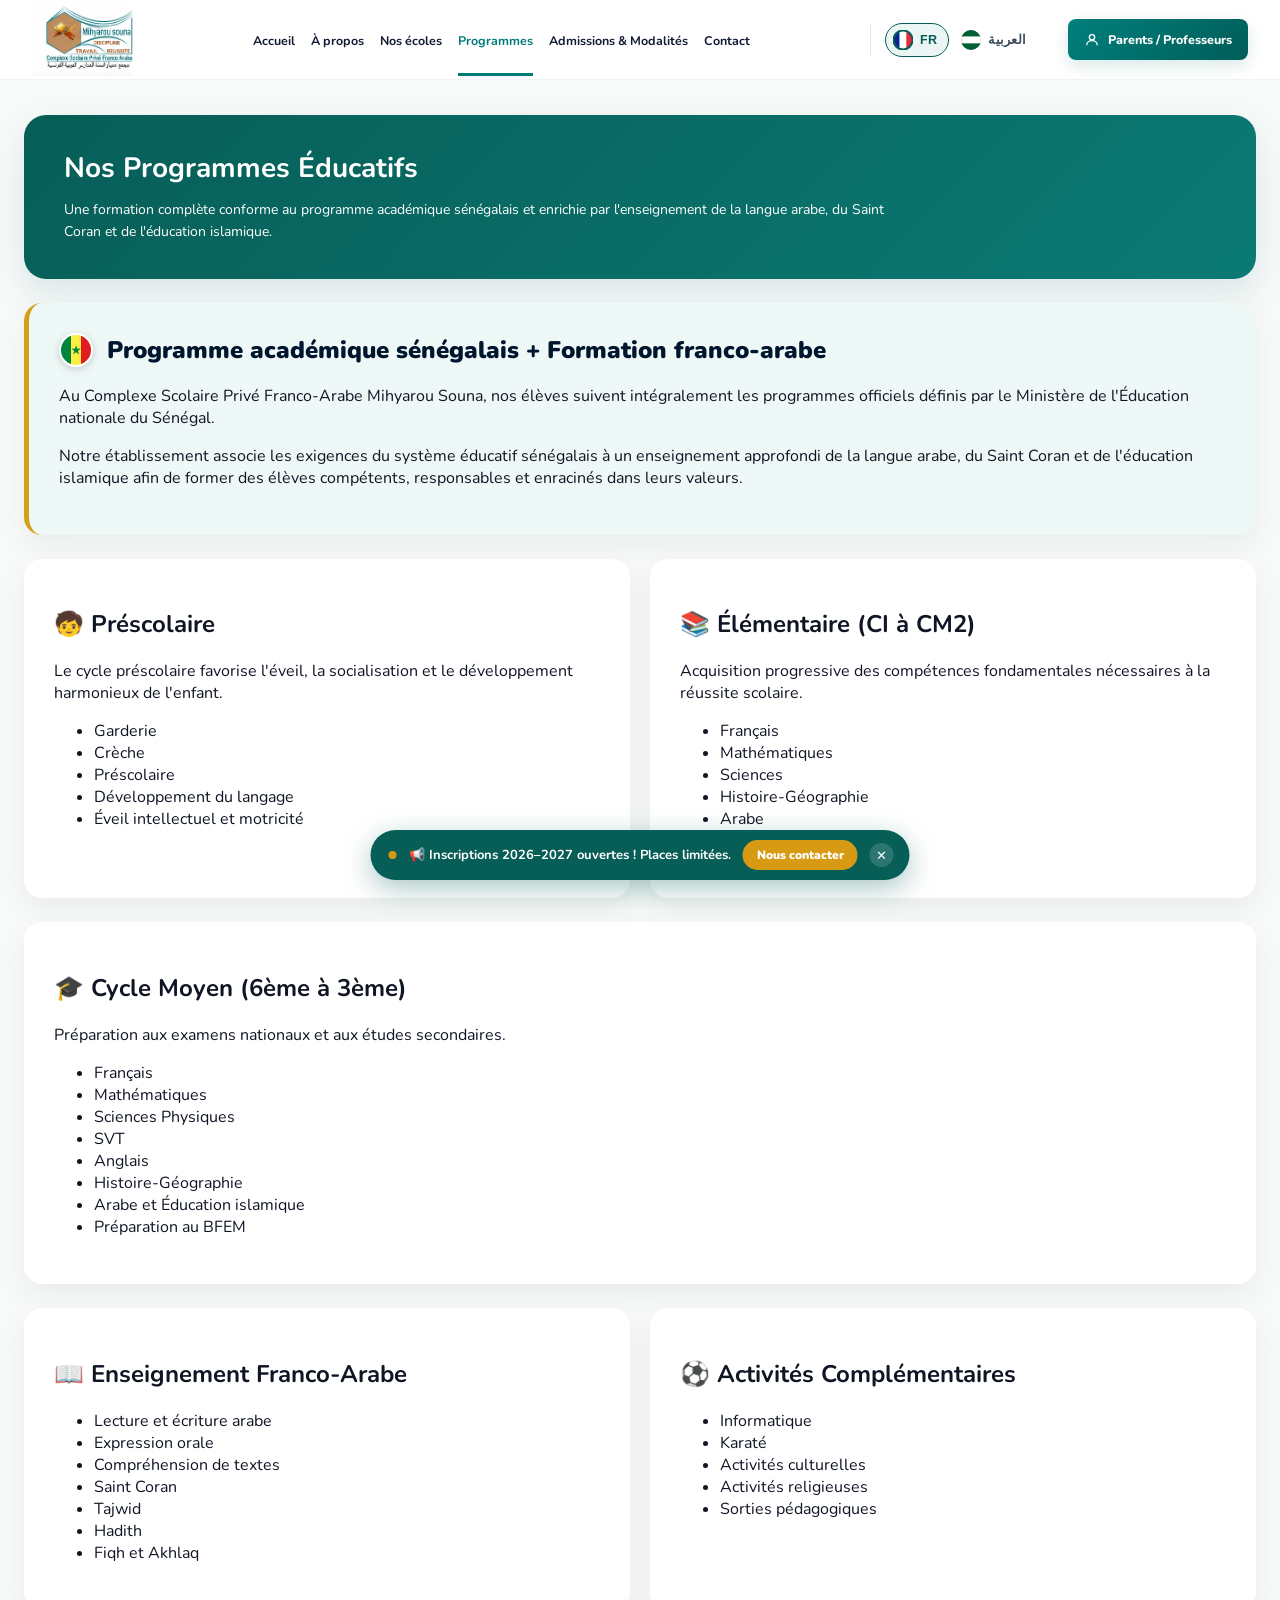
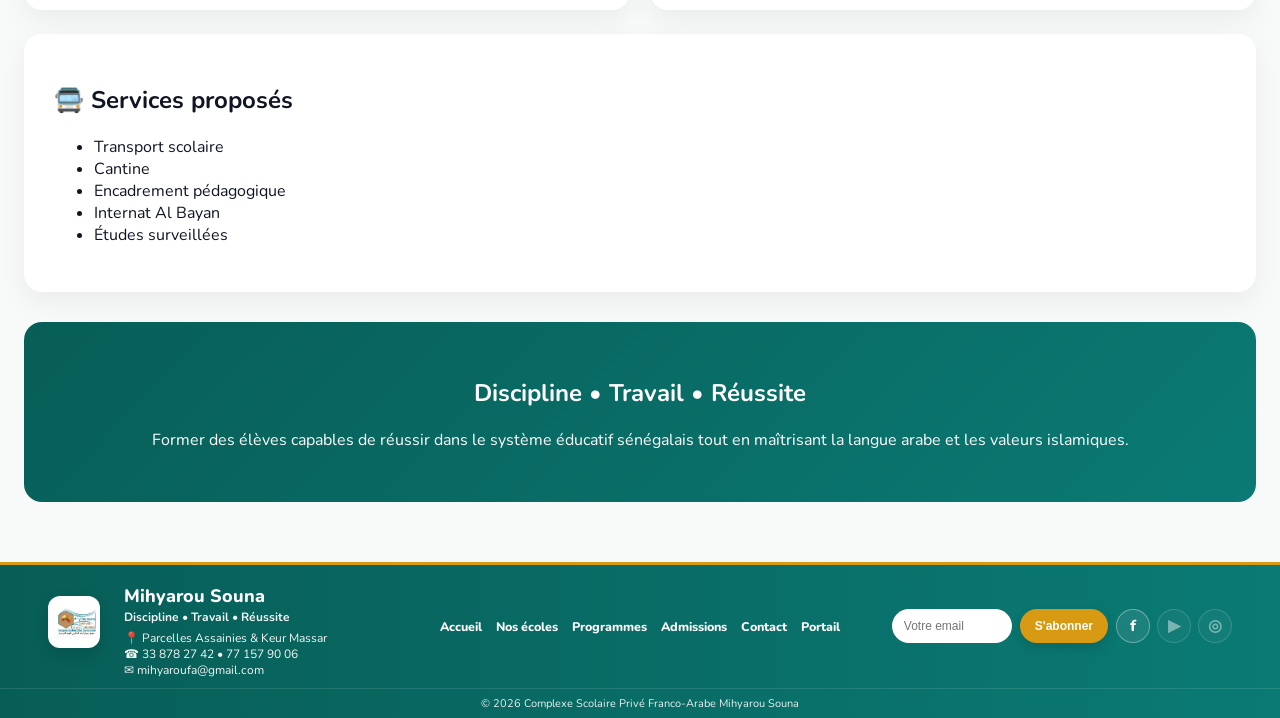
<file: programmes.html>
<!DOCTYPE html>
<html lang="fr">
<head>
  <meta charset="UTF-8" />
  <meta name="viewport" content="width=device-width, initial-scale=1.0" />
  <meta name="description" content="Programmes - Complexe Scolaire Privé Franco-Arabe Mihyarou Souna" />
  <title>Programmes | Mihyarou Souna</title>
  <link rel="stylesheet" href="css/style.css" />
  <link rel="icon" href="assets/logo.png" type="image/png">

<style>
.portal-btn-adjust{
    margin-right:24px !important;
}
</style>


<style>
/* Fix définitif : logo du header contenu dans la hauteur de la barre */
header img,
.navbar img,
.site-header img,
.header img,
.logo img,
.brand img{
  max-height:72px !important;
  width:auto !important;
  object-fit:contain !important;
  display:block !important;
}

header,
.navbar,
.site-header,
.header{
  min-height:80px !important;
  overflow:hidden !important;
  display:flex !important;
  align-items:center !important;
}

.logo,
.brand,
.navbar-brand{
  height:72px !important;
  display:flex !important;
  align-items:center !important;
  overflow:hidden !important;
}
</style>


<style>
/* Footer toujours en bas de page sur les pages courtes */
html, body{
  min-height:100%;
}
body{
  min-height:100vh;
  display:flex;
  flex-direction:column;
}
main, .main, .page-content, .content{
  flex:1 0 auto;
}
footer, .ms-footer{
  margin-top:auto !important;
  flex-shrink:0;
}
</style>


<style>
.programs-page{background:#f7faf9}
.programs-hero{max-width:1400px;margin:35px auto;padding:0 24px}
.programs-banner{background:linear-gradient(135deg,#075e57,#0b7a74);color:white;padding:45px;border-radius:22px}
.programs-banner h1{font-size:38px;margin:0 0 10px}
.programs-wrap{max-width:1400px;margin:0 auto 60px;padding:0 24px}
.program-card{background:white;padding:30px;border-radius:18px;box-shadow:0 10px 28px rgba(0,0,0,.06);margin-top:24px}
.stats{display:grid;grid-template-columns:repeat(3,1fr);gap:15px;margin:25px 0}
.stat{background:#fff;padding:20px;border-radius:16px;text-align:center;box-shadow:0 8px 22px rgba(0,0,0,.06)}
.stat strong{display:block;color:#075e57;font-size:28px}
.grid{display:grid;grid-template-columns:1fr 1fr;gap:20px}
.highlight{background:#eef8f6;border-left:5px solid #d4a017}
.cta{background:linear-gradient(135deg,#075e57,#0b7a74);color:#fff;padding:35px;border-radius:18px;text-align:center;margin-top:30px}
</style>

<style>
.flag-circle{
display:inline-flex;
width:34px;
height:34px;
border-radius:50%;
overflow:hidden;
vertical-align:middle;
margin-right:10px;
box-shadow:0 2px 8px rgba(0,0,0,.15);
border:2px solid #fff;
}
.flag-circle span{
flex:1;
height:100%;
}
.flag-green{background:#00853F;}
.flag-yellow{background:#FDEF42;}
.flag-red{background:#E31B23;}
.program-title-flex{display:flex;align-items:center;gap:10px;}
</style>


<style>
.program-title-flex{
display:flex!important;
align-items:center!important;
gap:14px;
margin-bottom:8px;
}
.flag-circle{
width:34px;height:34px;border-radius:50%;
overflow:hidden;display:flex;position:relative;
box-shadow:0 2px 8px rgba(0,0,0,.15);
flex-shrink:0;
}
.flag-green,.flag-yellow,.flag-red{flex:1;height:100%;}
.flag-green{background:#00853F;}
.flag-yellow{background:#FDEF42;}
.flag-red{background:#E31B23;}
.flag-star{
position:absolute;
left:50%;
top:50%;
transform:translate(-50%,-50%);
color:#00853F;
font-size:12px;
font-weight:900;
line-height:1;
}
</style>

<style>
/* Corrections réelles Programmes + Nos Écoles */
.program-title-clean{
  display:flex!important;
  align-items:center!important;
  gap:14px!important;
  margin:0 0 18px!important;
  font-size:24px!important;
  font-weight:900!important;
  color:#00152e!important;
}
.sn-flag-round{
  width:34px!important;
  height:34px!important;
  border-radius:50%!important;
  overflow:hidden!important;
  display:inline-flex!important;
  position:relative!important;
  flex-shrink:0!important;
  box-shadow:0 2px 8px rgba(0,0,0,.18)!important;
  border:2px solid #fff!important;
}
.sn-flag-round .green{background:#00853F;flex:1;height:100%;}
.sn-flag-round .yellow{background:#FDEF42;flex:1;height:100%;}
.sn-flag-round .red{background:#E31B23;flex:1;height:100%;}
.sn-flag-round .star{
  position:absolute!important;
  left:50%!important;
  top:50%!important;
  transform:translate(-50%,-50%)!important;
  color:#00853F!important;
  font-size:11px!important;
  font-weight:900!important;
  line-height:1!important;
}
.schools-stats-restore{
  display:grid!important;
  grid-template-columns:repeat(4,1fr)!important;
  gap:15px!important;
  margin:25px 0!important;
}
.schools-stats-restore .stat{
  background:#fff!important;
  padding:20px!important;
  border-radius:16px!important;
  text-align:center!important;
  box-shadow:0 8px 22px rgba(0,0,0,.06)!important;
}
.schools-stats-restore .stat strong{
  display:block!important;
  color:#075e57!important;
  font-size:28px!important;
}
@media(max-width:767px){
  .schools-stats-restore{grid-template-columns:repeat(2,1fr)!important;}
}
</style>


<style>
/* Hero uniforme compact type page Contact */
.uniform-page-hero,
.presentation-hero-inner,
.schools-banner,
.programs-banner,
.adm-banner,
.contact-banner{
  background:linear-gradient(135deg,#075e57,#0b7a74)!important;
  color:#fff!important;
  border-radius:22px!important;
  padding:36px 40px!important;
  box-shadow:0 14px 34px rgba(7,94,87,.12)!important;
}

.presentation-hero,
.schools-hero,
.programs-hero,
.adm-hero,
.contact-hero{
  max-width:1400px!important;
  margin:35px auto 0!important;
  padding:0 24px!important;
}

.presentation-kicker,
.contact-badge,
.uniform-hero-badge{
  display:inline-block!important;
  background:#d79a12!important;
  color:#fff!important;
  border-radius:999px!important;
  padding:6px 12px!important;
  font-size:12px!important;
  font-weight:900!important;
  letter-spacing:0!important;
  text-transform:none!important;
  margin-bottom:12px!important;
}

.presentation-hero h1,
.schools-banner h1,
.programs-banner h1,
.adm-banner h1,
.contact-banner h1{
  font-size:28px!important;
  line-height:1.22!important;
  margin:0 0 14px!important;
  color:#fff!important;
}

.presentation-hero p,
.schools-banner p,
.programs-banner p,
.adm-banner p,
.contact-banner p{
  font-size:14px!important;
  line-height:1.55!important;
  max-width:850px!important;
  margin:0!important;
  color:#fff!important;
}

.founder-card{
  transform:scale(.88)!important;
  transform-origin:center!important;
}
.founder-card img,
.founder-photo{
  width:105px!important;
  height:105px!important;
  object-fit:cover!important;
  object-position:center 15%!important;
  border-radius:50%!important;
  border:3px solid #d79a12!important;
  box-shadow:0 6px 14px rgba(0,0,0,.10)!important;
}
.founder-name{
  font-size:14px!important;
  margin-top:7px!important;
}
.founder-role{
  font-size:12px!important;
}
@media(max-width:767px){
  .presentation-hero-inner,
  .schools-banner,
  .programs-banner,
  .adm-banner,
  .contact-banner{
    padding:28px 24px!important;
  }
  .presentation-hero h1,
  .schools-banner h1,
  .programs-banner h1,
  .adm-banner h1,
  .contact-banner h1{
    font-size:24px!important;
  }
}
</style>

</head>
<body>
<header class="header">
  <a href="index.html" class="brand"><img src="assets/logo.png" alt="Logo Mihyarou Souna"></a>
  <button class="menu" aria-label="Ouvrir le menu">☰</button>
  <nav class="nav">
    <a  href="index.html" data-i18n="nav.home">Accueil</a>
    <a  href="apropos.html" data-i18n="nav.about">À propos</a>
    <a  href="ecoles.html" data-i18n="nav.schools">Nos écoles</a>
    <a class="active" href="programmes.html" data-i18n="nav.programs">Programmes</a>
    <a  href="admissions.html" data-i18n="nav.admissions">Admissions & Modalités</a>
    <a  href="contact.html" data-i18n="nav.contact">Contact</a>
  </nav>
  <a class="space-btn" href="portail/login.html">
    <svg width="16" height="16" fill="none" stroke="currentColor" stroke-width="2" viewBox="0 0 24 24"><circle cx="12" cy="8" r="4"/><path d="M4 20c0-4 3.6-7 8-7s8 3 8 7"/></svg>
    <span data-i18n="nav.portal">Parents / Professeurs</span>
  </a>
</header>

<main class="programs-page">

<section class="programs-hero">
<div class="programs-banner">
<h1 data-i18n="prog.h1">Nos Programmes Éducatifs</h1>
<p data-i18n="prog.sub">Une formation complète conforme au programme académique sénégalais et enrichie par l'enseignement de la langue arabe, du Saint Coran et de l'éducation islamique.</p>
</div>
</section>

<section class="programs-wrap">

<div class="program-card highlight">
<div class="program-title-clean"><span class="sn-flag-round" aria-label="Drapeau du Sénégal"><span class="green"></span><span class="yellow"></span><span class="red"></span><span class="star">★</span></span><span data-i18n="prog.badge">Programme académique sénégalais + Formation franco-arabe</span></div>
<p data-i18n="prog.intro.p1">Au Complexe Scolaire Privé Franco-Arabe Mihyarou Souna, nos élèves suivent intégralement les programmes officiels définis par le Ministère de l'Éducation nationale du Sénégal.</p>
<p data-i18n="prog.intro.p2">Notre établissement associe les exigences du système éducatif sénégalais à un enseignement approfondi de la langue arabe, du Saint Coran et de l'éducation islamique afin de former des élèves compétents, responsables et enracinés dans leurs valeurs.</p>
</div>



</div>

<div class="grid">

<div class="program-card">
<h2 data-i18n="prog.prescolaire.title">🧒 Préscolaire</h2>
<p data-i18n="prog.prescolaire.desc">Le cycle préscolaire favorise l'éveil, la socialisation et le développement harmonieux de l'enfant.</p>
<ul>
<li data-i18n="prog.pre.li1">Garderie</li>
<li data-i18n="prog.pre.li2">Crèche</li>
<li data-i18n="prog.pre.li3">Préscolaire</li>
<li data-i18n="prog.pre.li4">Développement du langage</li>
<li data-i18n="prog.pre.li5">Éveil intellectuel et motricité</li>
</ul>
</div>

<div class="program-card">
<h2 data-i18n="prog.elem.title">📚 Élémentaire (CI à CM2)</h2>
<p data-i18n="prog.elem.desc">Acquisition progressive des compétences fondamentales nécessaires à la réussite scolaire.</p>
<ul>
<li data-i18n="prog.elem.li1">Français</li>
<li data-i18n="prog.elem.li2">Mathématiques</li>
<li data-i18n="prog.elem.li3">Sciences</li>
<li data-i18n="prog.elem.li4">Histoire-Géographie</li>
<li data-i18n="prog.elem.li5">Arabe</li>
<li data-i18n="prog.elem.li6">Coran</li>
</ul>
</div>

</div>

<div class="program-card">
<h2 data-i18n="prog.moyen.title">🎓 Cycle Moyen (6ème à 3ème)</h2>
<p data-i18n="prog.moyen.desc">Préparation aux examens nationaux et aux études secondaires.</p>
<ul>
<li data-i18n="prog.elem.li1">Français</li>
<li data-i18n="prog.elem.li2">Mathématiques</li>
<li data-i18n="prog.moyen.li3">Sciences Physiques</li>
<li data-i18n="prog.moyen.li4">SVT</li>
<li data-i18n="prog.moyen.li5">Anglais</li>
<li data-i18n="prog.elem.li4">Histoire-Géographie</li>
<li data-i18n="prog.moyen.li7">Arabe et Éducation islamique</li>
<li data-i18n="prog.moyen.li8">Préparation au BFEM</li>
</ul>
</div>

<div class="grid">

<div class="program-card">
<h2 data-i18n="prog.franco.title">📖 Enseignement Franco-Arabe</h2>
<ul>
<li data-i18n="prog.franco.li1">Lecture et écriture arabe</li>
<li data-i18n="prog.franco.li2">Expression orale</li>
<li data-i18n="prog.franco.li3">Compréhension de textes</li>
<li data-i18n="prog.franco.li4">Saint Coran</li>
<li data-i18n="prog.franco.li5">Tajwid</li>
<li data-i18n="prog.franco.li6">Hadith</li>
<li data-i18n="prog.franco.li7">Fiqh et Akhlaq</li>
</ul>
</div>

<div class="program-card">
<h2 data-i18n="prog.activites.title">⚽ Activités Complémentaires</h2>
<ul>
<li data-i18n="prog.act.li1">Informatique</li>
<li data-i18n="prog.act.li2">Karaté</li>
<li data-i18n="prog.act.li3">Activités culturelles</li>
<li data-i18n="prog.act.li4">Activités religieuses</li>
<li data-i18n="prog.act.li5">Sorties pédagogiques</li>
</ul>
</div>

</div>

<div class="program-card">
<h2 data-i18n="prog.services.title">🚍 Services proposés</h2>
<ul>
<li data-i18n="prog.srv.li1">Transport scolaire</li>
<li data-i18n="prog.srv.li2">Cantine</li>
<li data-i18n="prog.srv.li3">Encadrement pédagogique</li>
<li data-i18n="prog.srv.li4">Internat Al Bayan</li>
<li data-i18n="prog.srv.li5">Études surveillées</li>
</ul>
</div>

<div class="cta">
<h2 data-i18n="prog.cta.title">Discipline • Travail • Réussite</h2>
<p data-i18n="prog.cta.text">Former des élèves capables de réussir dans le système éducatif sénégalais tout en maîtrisant la langue arabe et les valeurs islamiques.</p>
</div>

</section>
</main>


<script src="js/script.js"></script>
<script src="js/lang.js"></script>






<style>
.ms-footer{width:100%;background:linear-gradient(90deg,#075e57,#0b7a74);border-top:3px solid #d79a12;color:#fff;font-family:inherit}
.ms-footer *{box-sizing:border-box}
.ms-footer-wrap{max-width:1400px;margin:auto;padding:10px 48px;display:grid;grid-template-columns:minmax(260px,1fr) auto minmax(260px,1fr);align-items:center;gap:16px}
.ms-footer-brand{display:flex;align-items:center;gap:12px;justify-self:start;padding-left:0;margin-left:0}
.ms-footer-logo{width:52px;height:52px;border-radius:12px;background:#fff;object-fit:contain;padding:4px;box-shadow:0 6px 16px rgba(0,0,0,.12)}
.ms-footer-title{font-size:18px;line-height:1;font-weight:800;margin-bottom:4px}
.ms-footer-slogan{font-size:12px;font-weight:700;margin-bottom:5px;opacity:.95}
.ms-footer-contact{font-size:12px;line-height:1.35;opacity:.95}
.ms-footer-nav{display:flex;align-items:center;justify-content:center;gap:14px;white-space:nowrap}
.ms-footer-nav a{color:#fff;text-decoration:none;font-size:12.5px;font-weight:800;transition:.2s}
.ms-footer-nav a:hover{color:#f0b22c}
.ms-footer-right{justify-self:end;display:flex;align-items:center;gap:8px;flex-wrap:nowrap}
.ms-footer-newsletter{display:flex;align-items:center;gap:8px}
.ms-footer-newsletter input{height:34px;width:120px;border:0;border-radius:999px;padding:0 12px;font-size:12px;outline:none}
.ms-footer-newsletter button{height:34px;border:0;border-radius:999px;padding:0 15px;background:#d79a12;color:#fff;font-size:12px;font-weight:800;cursor:pointer;box-shadow:0 5px 12px rgba(0,0,0,.12)}
.ms-footer-socials{display:flex;align-items:center;gap:7px}
.ms-footer-socials a{position:relative;width:34px;height:34px;border-radius:50%;display:inline-flex;align-items:center;justify-content:center;color:#fff;text-decoration:none;border:1px solid rgba(255,255,255,.35);background:rgba(255,255,255,.08);font-weight:800;transition:.2s}
.ms-footer-socials a:hover{transform:translateY(-2px);border-color:#d79a12;box-shadow:0 0 0 3px rgba(215,154,18,.22)}
.ms-footer-socials a::after{content:attr(aria-label);position:absolute;bottom:42px;left:50%;transform:translateX(-50%);background:#062f2c;color:#fff;font-size:11px;font-weight:700;padding:5px 8px;border-radius:6px;white-space:nowrap;opacity:0;pointer-events:none;transition:.2s}
.ms-footer-socials a:hover::after{opacity:1}
.ms-footer-socials a.social-soon{opacity:.45;cursor:default;pointer-events:none;}
.ms-footer-socials a.social-soon::before{content:"Bientôt";position:absolute;bottom:42px;left:50%;transform:translateX(-50%);background:#333;color:#fff;font-size:10px;font-weight:700;padding:4px 7px;border-radius:5px;white-space:nowrap;opacity:0;pointer-events:none;transition:.2s;}
.ms-footer-socials a.social-soon:hover::before{opacity:1;}
.ms-footer-copy{text-align:center;border-top:1px solid rgba(255,255,255,.12);padding:7px 12px;font-size:11px;opacity:.9}
@media(max-width:1100px){.ms-footer-wrap{grid-template-columns:1fr;justify-items:center;text-align:center}.ms-footer-brand{justify-self:center}.ms-footer-right{justify-self:center;flex-wrap:wrap;justify-content:center}.ms-footer-nav{flex-wrap:wrap}.ms-footer-contact{text-align:left}}
</style>

<footer class="ms-footer" style="width:100vw;position:relative;left:50%;right:50%;margin-left:-50vw;margin-right:-50vw;">
  <div class="ms-footer-wrap">
    <div class="ms-footer-brand" style="justify-self:start;margin-left:0;">
      <img class="ms-footer-logo" style="margin-top:-8px;" src="assets/logo.png" alt="Logo Mihyarou Souna">
      <div style="padding-left:12px;padding-top:12px;display:flex;flex-direction:column;justify-content:center;">
        <div class="ms-footer-title">Mihyarou Souna</div>
        <div class="ms-footer-slogan" data-i18n="footer.slogan">Discipline • Travail • Réussite</div>
        <div class="ms-footer-contact" data-i18n="footer.contact.info" data-i18n-html="true">📍 Parcelles Assainies &amp; Keur Massar<br>☎ 33 878 27 42 • 77 157 90 06<br>✉ mihyaroufa@gmail.com</div>
      </div>
    </div>

    <nav class="ms-footer-nav" aria-label="Navigation pied de page">
      <a href="index.html" data-i18n="footer.nav.home">Accueil</a>
      <a href="ecoles.html" data-i18n="footer.nav.schools">Nos écoles</a>
      <a href="programmes.html" data-i18n="footer.nav.programs">Programmes</a>
      <a href="admissions.html" data-i18n="footer.nav.adm">Admissions</a>
      <a href="contact.html" data-i18n="footer.nav.contact">Contact</a>
      <a href="portail/login.html" data-i18n="footer.nav.portal">Portail</a>
    </nav>

    <div class="ms-footer-right">
      <form class="ms-footer-newsletter" onsubmit="event.preventDefault();">
        <input type="email" placeholder="Votre email" data-i18n="footer.email" aria-label="Votre email">
        <button type="submit" data-i18n="footer.subscribe">S’abonner</button>
      </form>
      <div class="ms-footer-socials">
        <a href="https://www.facebook.com/profile.php?id=100045061854399" target="_blank" rel="noopener" aria-label="Facebook">f</a>
        <a href="#" aria-label="YouTube — Bientôt disponible" class="social-soon">▶</a>
        <a href="#" aria-label="Instagram — Bientôt disponible" class="social-soon">◎</a>
      </div>
    </div>
  </div>
  <div class="ms-footer-copy" data-i18n="footer.copy">© 2026 Complexe Scolaire Privé Franco-Arabe Mihyarou Souna</div>
</footer>

<script src="js/annonce.js"></script>
</body>
</html>
</file>
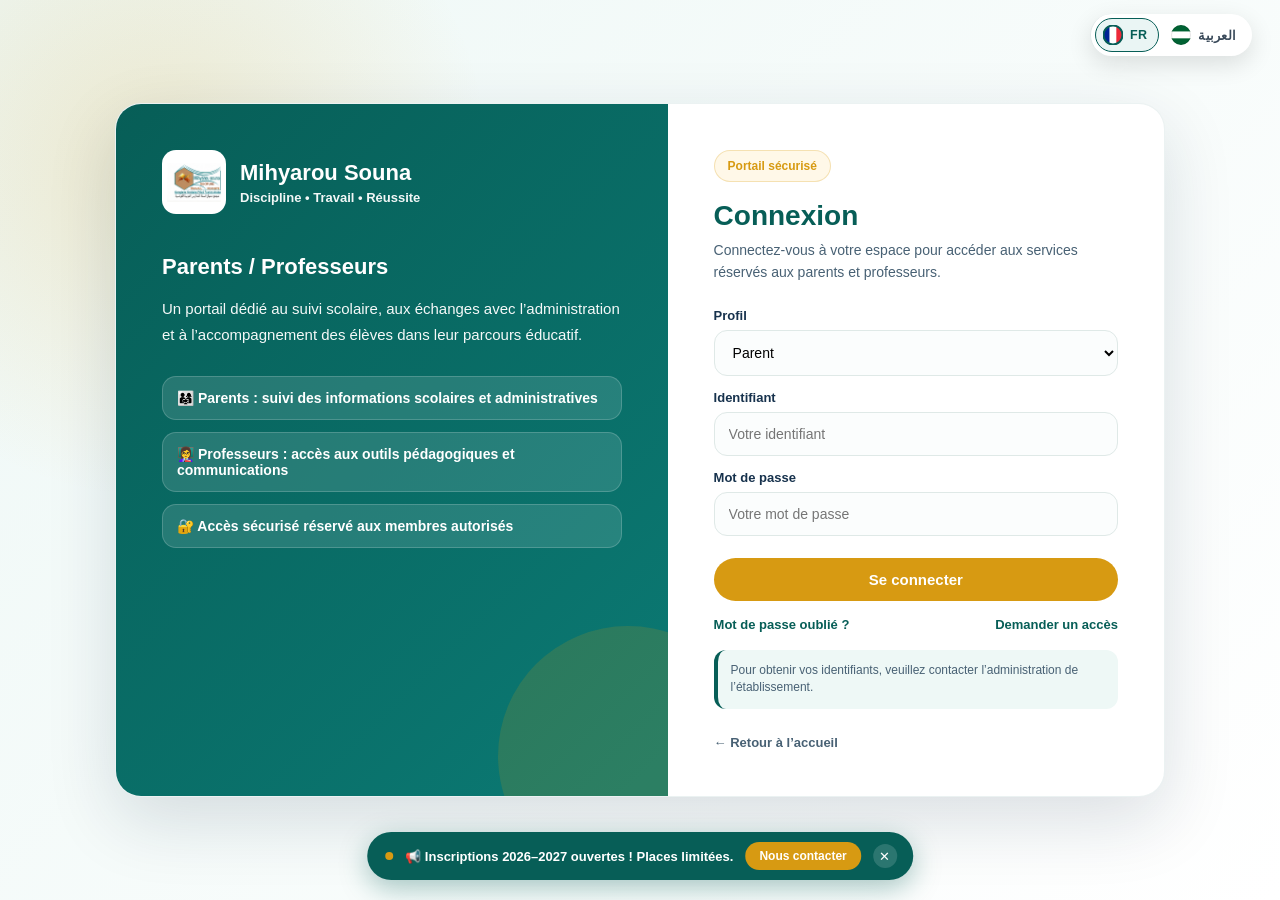
<file: portail/login.html>
<!DOCTYPE html>
<html lang="fr">
<head>
<meta charset="UTF-8">
<meta name="viewport" content="width=device-width, initial-scale=1.0">
<title>Parents / Professeurs - Mihyarou Souna</title>
<style>
:root {
  --green:#075e57;
  --green2:#0b7a74;
  --gold:#d79a12;
  --light:#f7faf9;
  --text:#10233f;
}
*{box-sizing:border-box}
body{
  margin:0;
  min-height:100vh;
  font-family:Arial, sans-serif;
  background:
    radial-gradient(circle at 12% 18%, rgba(215,154,18,.18), transparent 25%),
    linear-gradient(135deg,#eef8f6,#ffffff);
  color:var(--text);
  display:flex;
  align-items:center;
  justify-content:center;
  padding:32px 18px;
}
.login-shell{
  width:min(1050px,100%);
  display:grid;
  grid-template-columns:1fr .9fr;
  background:#fff;
  border-radius:26px;
  overflow:hidden;
  box-shadow:0 24px 70px rgba(16,35,63,.14);
  border:1px solid rgba(7,94,87,.08);
}
.login-info{
  background:linear-gradient(135deg,var(--green),var(--green2));
  color:#fff;
  padding:46px;
  position:relative;
  overflow:hidden;
}
.login-info::after{
  content:"";
  position:absolute;
  width:260px;height:260px;border-radius:50%;
  background:rgba(215,154,18,.16);
  right:-90px;bottom:-90px;
}
.brand{
  display:flex;
  align-items:center;
  gap:14px;
  margin-bottom:40px;
  position:relative;
  z-index:1;
}
.brand img{
  width:64px;height:64px;
  border-radius:14px;
  background:#fff;
  object-fit:contain;
  padding:5px;
}
.brand h1{font-size:22px;margin:0 0 4px}
.brand p{margin:0;font-size:13px;opacity:.95;font-weight:700}
.login-info h2{position:relative;z-index:1;font-size:22px;white-space:nowrap;
  line-height:1.15;
  margin:0 0 16px;
}
.login-info .lead{
  position:relative;z-index:1;
  line-height:1.75;
  font-size:15px;
  max-width:520px;
  opacity:.96;
}
.portal-features{
  position:relative;z-index:1;
  display:grid;
  gap:12px;
  margin-top:28px;
}
.portal-feature{
  background:rgba(255,255,255,.12);
  border:1px solid rgba(255,255,255,.18);
  border-radius:14px;
  padding:13px 14px;
  font-size:14px;
  font-weight:700;
}
.login-card{
  padding:46px;
  display:flex;
  flex-direction:column;
  justify-content:center;
}
.badge{
  width:max-content;
  background:#fff8e8;
  color:var(--gold);
  border:1px solid rgba(215,154,18,.25);
  border-radius:999px;
  padding:8px 13px;
  font-weight:900;
  font-size:12px;
  margin-bottom:18px;
}
.login-card h2{
  margin:0 0 8px;
  color:var(--green);
  font-size:28px;
}
.login-card .hint{
  margin:0 0 24px;
  line-height:1.55;
  color:#486174;
  font-size:14px;
}
.form-group{margin-bottom:14px}
label{
  display:block;
  font-size:13px;
  font-weight:800;
  margin-bottom:7px;
  color:#17324d;
}
input,select{
  width:100%;
  border:1px solid #dfe9e7;
  background:#fbfdfd;
  border-radius:13px;
  padding:13px 14px;
  outline:none;
  font-size:14px;
}
input:focus,select:focus{
  border-color:var(--green);
  box-shadow:0 0 0 3px rgba(7,94,87,.10);
}
.login-btn{
  width:100%;
  border:none;
  background:var(--gold);
  color:#fff;
  border-radius:999px;
  padding:13px 18px;
  font-weight:900;
  font-size:15px;
  cursor:pointer;
  margin-top:8px;
}
.login-links{
  display:flex;
  justify-content:space-between;
  gap:10px;
  flex-wrap:wrap;
  margin-top:16px;
  font-size:13px;
}
.login-links a{
  color:var(--green);
  text-decoration:none;
  font-weight:800;
}
.back{
  display:inline-flex;
  align-items:center;
  gap:8px;
  margin-top:26px;
  color:#486174;
  text-decoration:none;
  font-size:13px;
  font-weight:800;
}
.notice{
  margin-top:18px;
  background:#eef8f6;
  border-left:4px solid var(--green);
  border-radius:12px;
  padding:12px 13px;
  font-size:12px;
  line-height:1.45;
  color:#486174;
}
@media(max-width:850px){
  .login-shell{grid-template-columns:1fr}
  .login-info,.login-card{padding:30px}
  .login-info h2{font-size:28px}
}
</style>
</head>
<body>
  <main class="login-shell">
    <section class="login-info">
      <div class="brand">
        <img src="../assets/logo.png" alt="Logo Mihyarou Souna">
        <div>
          <h1>Mihyarou Souna</h1>
          <p data-i18n="footer.slogan">Discipline • Travail • Réussite</p>
        </div>
      </div>
      <h2 data-i18n="login.title">Parents / Professeurs</h2>
      <p class="lead" data-i18n="login.lead">Un portail dédié au suivi scolaire, aux échanges avec l’administration et à l’accompagnement des élèves dans leur parcours éducatif.</p>
      <div class="portal-features">
        <div class="portal-feature" data-i18n="login.feature1">👨‍👩‍👧 Parents : suivi des informations scolaires et administratives</div>
        <div class="portal-feature" data-i18n="login.feature2">👩‍🏫 Professeurs : accès aux outils pédagogiques et communications</div>
        <div class="portal-feature" data-i18n="login.feature3">🔐 Accès sécurisé réservé aux membres autorisés</div>
      </div>
    </section>

    <section class="login-card">
      <span class="badge" data-i18n="login.secure">Portail sécurisé</span>
      <h2 data-i18n="login.connexion">Connexion</h2>
      <p class="hint" data-i18n="login.hint">Connectez-vous à votre espace pour accéder aux services réservés aux parents et professeurs.</p>

      <form onsubmit="event.preventDefault(); alert((document.documentElement.lang === 'ar') ? 'البوابة قيد الإعداد.' : 'Portail en cours de configuration.');">
        <div class="form-group">
          <label for="profil" data-i18n="login.profil">Profil</label>
          <select id="profil">
            <option data-i18n="login.parent">Parent</option>
            <option data-i18n="login.prof">Professeur</option>
            <option data-i18n="login.admin">Administration</option>
          </select>
        </div>
        <div class="form-group">
          <label for="identifiant" data-i18n="login.identifiant">Identifiant</label>
          <input id="identifiant" type="text" placeholder="Votre identifiant" data-i18n="login.identifiant.ph">
        </div>
        <div class="form-group">
          <label for="password" data-i18n="login.password">Mot de passe</label>
          <input id="password" type="password" placeholder="Votre mot de passe" data-i18n="login.password.ph">
        </div>
        <button class="login-btn" type="submit" data-i18n="login.btn">Se connecter</button>
      </form>

      <div class="login-links">
        <a href="#" data-i18n="login.forgot">Mot de passe oublié ?</a>
        <a href="../contact.html" data-i18n="login.access">Demander un accès</a>
      </div>

      <div class="notice" data-i18n="login.notice">Pour obtenir vos identifiants, veuillez contacter l’administration de l’établissement.</div>

      <a class="back" href="../index.html" data-i18n="login.back">← Retour à l’accueil</a>
    </section>
  </main>
<script src="../js/lang.js"></script>
<script src="../js/annonce.js"></script>
</body>
</html>
</file>
<file: css/style.css>
@import url('https://fonts.googleapis.com/css2?family=Nunito:wght@400;600;700;800;900&family=Poppins:wght@400;500;600;700;800;900&display=swap');

:root {
  --green: #007b78;
  --dark: #005b59;
  --gold: #d4880a;
  --ink: #101524;
  --muted: #596173;
  --soft: #f6faf9;
  --card: #fff;
  --line: #e6eeee;
}

* { box-sizing: border-box; }
body { margin: 0; font-family: 'Nunito', Arial, sans-serif; color: var(--ink); background: #fff; }
a { text-decoration: none; color: inherit; }

/* ─── HEADER ─── */
.header {
  height: 80px;
  display: flex;
  align-items: center;
  gap: 24px;
  padding: 0 40px;
  background: #fff;
  border-bottom: 1px solid #eef2f2;
  position: sticky;
  top: 0;
  z-index: 100;
}
.brand img { width: 160px; display: block; }
.nav {
  display: flex;
  align-items: center;
  justify-content: center;
  gap: 28px;
  flex: 1;
  font-weight: 700;
  font-size: 13.5px;
  color: #101b33;
}
.nav a {
  padding: 28px 0 24px;
  border-bottom: 3px solid transparent;
  white-space: nowrap;
  transition: color 0.2s;
}
.nav a.active { color: var(--green); border-color: var(--green); }
.nav a:hover { color: var(--green); }

.space-btn {
  display: flex;
  align-items: center;
  gap: 8px;
  background: linear-gradient(135deg, #00807c, #005d59);
  color: #fff;
  padding: 14px 22px;
  border-radius: 8px;
  font-weight: 800;
  font-size: 13.5px;
  box-shadow: 0 6px 16px #006b6726;
  white-space: nowrap;
}
.space-btn svg { flex-shrink: 0; }
.menu { display: none; }

/* ─── HERO ─── */
main { overflow: hidden; }
.hero {
  min-height: 460px;
  display: grid;
  grid-template-columns: 48% 52%;
  align-items: stretch;
  position: relative;
}
.hero-copy {
  padding: 56px 32px 48px 72px;
  z-index: 2;
  display: flex;
  flex-direction: column;
  justify-content: center;
}
.welcome {
  color: var(--green);
  font-weight: 900;
  letter-spacing: 0.06em;
  font-size: 13px;
  margin: 0 0 10px;
}
.hero h1 {
  font-family: 'Poppins', sans-serif;
  font-size: 42px;
  line-height: 1.18;
  margin: 0 0 18px;
  letter-spacing: -0.5px;
  font-weight: 800;
  color: var(--ink);
}
.hero h1 span { color: var(--green); }
.hero h1 strong { color: var(--gold); font-weight: 800; }
.lead {
  max-width: 500px;
  color: #1d2740;
  font-size: 15.5px;
  line-height: 1.7;
  margin: 0 0 24px;
}
.actions {
  display: flex;
  gap: 16px;
  margin-bottom: 28px;
}
.btn {
  display: inline-flex;
  align-items: center;
  gap: 8px;
  border-radius: 7px;
  padding: 14px 22px;
  font-weight: 800;
  font-size: 14px;
  cursor: pointer;
  transition: opacity 0.2s, transform 0.15s;
}
.btn:hover { opacity: 0.9; transform: translateY(-1px); }
.primary { background: linear-gradient(135deg, #00807c, #005d59); color: #fff; }
.outline { border: 2px solid var(--green); color: var(--dark); background: #fff; }

.mini-row {
  display: flex;
  gap: 28px;
  max-width: 680px;
  padding-top: 4px;
}
.mini-row > div {
  display: flex;
  gap: 10px;
  align-items: flex-start;
  font-size: 12px;
}
.mini-row .mini-icon {
  width: 32px;
  height: 32px;
  border-radius: 50%;
  border: 1px solid #e0e0e0;
  display: flex;
  align-items: center;
  justify-content: center;
  font-size: 16px;
  flex-shrink: 0;
  margin-top: 2px;
}
.mini-row .mini-text b { display: block; color: #0c4950; font-size: 12.5px; margin-bottom: 3px; }
.mini-row .mini-text small { color: #344054; line-height: 1.4; display: block; font-size: 11.5px; }

.hero-photo {
  position: relative;
  overflow: hidden;
}
.hero-photo::before {
  content: "";
  position: absolute;
  inset: 0;
  background: linear-gradient(90deg, #fff 0%, #ffffffdd 5%, #ffffff2a 22%, transparent 42%);
  z-index: 1;
}
.hero-photo img {
  width: 100%;
  height: 100%;
  object-fit: cover;
  display: block;
}

/* ─── PILLARS ─── */
.pillars {
  display: grid;
  grid-template-columns: repeat(3, 1fr);
  gap: 16px;
  padding: 10px 72px 18px;
  background: #fff;
}
.card {
  background: #fff;
  border: 1px solid var(--line);
  border-radius: 12px;
  box-shadow: 0 4px 18px #0b2d3512;
}
.pillar {
  min-height: 100px;
  display: flex;
  align-items: center;
  gap: 16px;
  padding: 20px 24px;
}
.round {
  width: 56px;
  height: 56px;
  border-radius: 50%;
  display: flex;
  align-items: center;
  justify-content: center;
  background: linear-gradient(135deg, #00807c, #005d59);
  color: #fff;
  font-size: 26px;
  flex-shrink: 0;
}
.round.gold { background: linear-gradient(135deg, #d6a037, #a86b0f); }
.round.arabic { font-size: 28px; font-weight: 900; font-family: 'Poppins', sans-serif; }
.pillar h3 { margin: 0 0 6px; color: var(--green); font-size: 18px; font-weight: 800; }
.pillar p { margin: 0; color: #223049; font-size: 13px; line-height: 1.5; }
.badge {
  margin-left: auto;
  width: 46px;
  height: 46px;
  border-radius: 50%;
  display: flex;
  align-items: center;
  justify-content: center;
  border: 1px solid #e6e8e8;
  background: #fff;
  font-size: 24px;
  color: #222;
  flex-shrink: 0;
}

/* ─── CONTENT GRID ─── */
.content-grid {
  display: grid;
  grid-template-columns: 1fr 1.6fr 1fr;
  gap: 20px;
  padding: 0 72px 18px;
}

/* Mission card */
.mission {
  border-radius: 12px;
  background: linear-gradient(155deg, #008078, #005e59 80%);
  color: #fff;
  padding: 30px 26px;
  min-height: 280px;
  display: flex;
  flex-direction: column;
  justify-content: center;
  box-shadow: 0 8px 22px #0b2d3518;
  position: relative;
  overflow: hidden;
}
.mission::before {
  content: "";
  position: absolute;
  top: -20px;
  right: -20px;
  width: 160px;
  height: 160px;
  background: url("data:image/svg+xml,%3Csvg xmlns='http://www.w3.org/2000/svg' viewBox='0 0 100 100'%3E%3Cpath d='M50 5 L61 35 L95 35 L68 57 L79 90 L50 70 L21 90 L32 57 L5 35 L39 35 Z' fill='none' stroke='rgba(255,255,255,0.08)' stroke-width='1'/%3E%3C/svg%3E") center/contain no-repeat;
  opacity: 0.4;
  pointer-events: none;
}
.mission::after {
  content: "";
  position: absolute;
  bottom: -30px;
  left: -30px;
  width: 140px;
  height: 140px;
  border-radius: 50%;
  border: 1px solid rgba(255,255,255,0.07);
  pointer-events: none;
}
.mission > p { margin: 0 0 12px; font-size: 12px; font-weight: 700; letter-spacing: 0.06em; opacity: 0.85; }
.mission h2 { font-size: 26px; line-height: 1.3; margin: 0 0 14px; font-weight: 800; }
.mission > span { line-height: 1.6; font-size: 13px; opacity: 0.9; }
.gold-btn {
  background: #d5962b;
  color: #fff;
  border-radius: 7px;
  padding: 11px 18px;
  margin-top: 20px;
  width: max-content;
  font-weight: 800;
  font-size: 13.5px;
  display: inline-flex;
  align-items: center;
  gap: 6px;
  transition: opacity 0.2s;
}
.gold-btn:hover { opacity: 0.9; }

/* Photo card */
.photo-card {
  border-radius: 12px;
  overflow: hidden;
  background: #fff;
  box-shadow: 0 4px 18px #0b2d3512;
  border: 1px solid var(--line);
}
.photo-card img { width: 100%; height: 195px; object-fit: cover; display: block; }
.stat-row {
  display: grid;
  grid-template-columns: repeat(3, 1fr);
  padding: 16px 18px;
  gap: 10px;
}
.stat-row > div {
  display: flex;
  flex-direction: column;
  gap: 5px;
  border-right: 1px solid #e5eaea;
  padding-right: 10px;
  align-items: flex-start;
}
.stat-row > div:last-child { border: 0; }
.stat-row b { color: #173a45; font-size: 12.5px; display: block; }
.stat-row small { color: #3e4b5e; font-size: 11.5px; line-height: 1.3; }

/* Why card */
.why {
  background: #fff;
  border: 1px solid var(--line);
  border-radius: 12px;
  padding: 28px 26px;
  box-shadow: 0 4px 18px #0b2d3512;
}
.why h2 { font-size: 16px; color: var(--ink); font-weight: 900; letter-spacing: 0.04em; margin: 0 0 18px; }
.why ul { list-style: none; padding: 0; margin: 0; display: grid; gap: 15px; }
.why li { display: flex; gap: 12px; align-items: flex-start; }
.why-check {
  width: 22px;
  height: 22px;
  border-radius: 50%;
  background: var(--green);
  color: #fff;
  display: flex;
  align-items: center;
  justify-content: center;
  font-size: 12px;
  flex-shrink: 0;
  margin-top: 1px;
  font-weight: 900;
}
.why b { display: block; font-size: 13.5px; color: #0d1f2d; margin-bottom: 3px; }
.why span { display: block; color: #344054; font-size: 12.5px; line-height: 1.4; }

/* ─── BOTTOM CARDS ─── */
.bottom-cards {
  display: grid;
  grid-template-columns: repeat(4, 1fr);
  gap: 16px;
  padding: 0 72px 24px;
}
.bottom-cards article {
  border: 1px solid var(--line);
  border-radius: 10px;
  background: #fff;
  min-height: 80px;
  display: flex;
  align-items: center;
  gap: 14px;
  padding: 18px 20px;
  box-shadow: 0 4px 14px #0b2d3510;
}
.bottom-icon {
  width: 50px;
  height: 50px;
  border-radius: 50%;
  display: flex;
  align-items: center;
  justify-content: center;
  font-size: 22px;
  flex-shrink: 0;
}
.icon-gold { background: #fdf4e3; color: var(--gold); }
.icon-teal { background: #e6f7f6; color: var(--green); }
.icon-blue { background: #e8f0fc; color: #3b6fce; }
.icon-green { background: #e8f9e8; color: #2e7d32; }

.bottom-cards b { color: #0d1f2d; display: block; margin-bottom: 5px; font-size: 13.5px; }
.bottom-cards small { color: #39465a; line-height: 1.35; font-size: 12.5px; }

/* ─── CONTACT ─── */
.contact-section {
  margin: 0 72px 32px;
  padding: 28px;
  border-radius: 12px;
  background: var(--soft);
  border: 1px solid var(--line);
}
.contact-section h2 { color: var(--green); }

/* ─── FOOTER ─── */
.site-footer {
  width: 100%;
  background: linear-gradient(135deg, #064f4c 0%, #087a72 100%);
  color: #fff;
  margin-top: 32px;
  border-top: 4px solid var(--gold);
  box-shadow: 0 -10px 28px rgba(4, 78, 74, 0.10);
}
.footer-inner {
  width: min(1280px, calc(100% - 48px));
  margin: 0 auto;
  padding: 18px 0 14px;
  display: grid;
  grid-template-columns: 1.05fr 1.55fr 1.1fr 1.25fr;
  gap: 22px;
  align-items: center;
}
.footer-brand {
  display: flex;
  align-items: center;
  gap: 12px;
  min-width: 0;
}
.footer-brand img {
  width: 48px;
  height: 48px;
  object-fit: contain;
  background: #fff;
  border-radius: 12px;
  padding: 5px;
  border: 1px solid rgba(225, 164, 39, 0.65);
  box-shadow: 0 6px 18px rgba(0,0,0,.12);
}
.footer-brand strong {
  display: block;
  font-family: 'Poppins', sans-serif;
  font-size: 16px;
  line-height: 1.1;
  font-weight: 800;
  color: #fff;
}
.footer-brand span,
.footer-contact span {
  display: block;
  color: rgba(255,255,255,0.88);
  font-size: 11.5px;
  line-height: 1.4;
}
.footer-brand span { margin-top: 3px; }
.footer-links {
  display: flex;
  flex-wrap: wrap;
  justify-content: center;
  gap: 7px 14px;
  font-weight: 800;
  font-size: 12px;
}
.footer-links a {
  color: rgba(255,255,255,0.94);
  transition: color .2s, transform .2s;
  white-space: nowrap;
}
.footer-links a:hover {
  color: var(--gold);
  transform: translateY(-1px);
}
.footer-newsletter {
  display: flex;
  align-items: center;
  justify-content: center;
  gap: 12px;
}
.newsletter-form {
  display: flex;
  align-items: center;
  gap: 6px;
}
.newsletter-form input {
  width: 145px;
  height: 34px;
  border: 1px solid rgba(255,255,255,.24);
  background: rgba(255,255,255,.95);
  border-radius: 999px;
  padding: 0 12px;
  font-size: 11.5px;
  outline: none;
}
.newsletter-form button {
  height: 34px;
  border: 0;
  border-radius: 999px;
  background: var(--gold);
  color: #fff;
  font-weight: 800;
  font-size: 11.5px;
  padding: 0 13px;
  cursor: pointer;
  transition: transform .2s, filter .2s;
}
.newsletter-form button:hover { transform: translateY(-1px); filter: brightness(1.05); }
.social-links {
  display: flex;
  align-items: center;
  gap: 7px;
}
.social-links a {
  width: 31px;
  height: 31px;
  border-radius: 50%;
  display: inline-flex;
  align-items: center;
  justify-content: center;
  color: #fff;
  font-weight: 900;
  font-size: 14px;
  border: 1px solid rgba(255,255,255,.28);
  background: rgba(255,255,255,.10);
  box-shadow: inset 0 0 0 1px rgba(255,255,255,.06);
  transition: transform .2s, background .2s, color .2s;
}
.social-links a:hover { transform: translateY(-2px); background: var(--gold); color: #073f3c; }
.social-links .facebook { font-family: Arial, sans-serif; font-size: 17px; }
.social-links .youtube { font-size: 12px; }
.social-links .instagram { font-size: 17px; }
.footer-contact {
  text-align: right;
}
.footer-bottom {
  border-top: 1px solid rgba(255,255,255,0.13);
  text-align: center;
  padding: 8px 20px 10px;
  color: rgba(255,255,255,0.82);
  font-size: 11.5px;
}

/* ================================================================
   RESPONSIVE COMPLET — Mihyarou Souna
   320px  → très petit mobile
   481px  → grand mobile
   768px  → tablette
   1025px → petit laptop
   1281px → écran moyen
   1537px → grand écran
   1921px → très grand écran (full width)
================================================================ */

/* ── Très grand écran 1921px+ ── */
@media (min-width: 1921px) {
  .header { padding: 0 80px; }
  .hero { min-height: 560px; }
  .hero-copy { padding: 72px 48px 60px 100px; }
  .hero h1 { font-size: 54px; }
  .lead { font-size: 18px; max-width: 620px; }
  .pillars { padding: 14px 100px 22px; gap: 22px; }
  .content-grid { padding: 0 100px 22px; gap: 28px; }
  .mission h2 { font-size: 32px; }
  .section-block { margin: 0 100px 36px; }
  .adm-hero, .adm-wrap { max-width: 1700px; }
  .schools-hero, .schools-wrap { max-width: 1700px; }
  .programs-hero, .programs-wrap { max-width: 1700px; }
  .contact-hero, .contact-wrap { max-width: 1700px; }
  .presentation-hero, .presentation-wrap { max-width: 1700px; }
  .ms-footer-wrap { max-width: 1400px; padding: 14px 80px; }
}

/* ── Grand écran 1537–1920px ── */
@media (min-width: 1537px) and (max-width: 1920px) {
  .header { padding: 0 60px; }
  .hero-copy { padding: 64px 40px 56px 88px; }
  .hero h1 { font-size: 48px; }
  .pillars { padding: 12px 88px 20px; }
  .content-grid { padding: 0 88px 20px; }
  .section-block { margin: 0 88px 32px; }
  .ms-footer-wrap { max-width: 1400px; padding: 12px 72px; }
}

/* ── Écran moyen 1281–1536px ── */
@media (min-width: 1281px) and (max-width: 1536px) {
  .header { padding: 0 48px; }
  .hero-copy { padding: 60px 36px 52px 80px; }
  .hero h1 { font-size: 44px; }
  .pillars { padding: 10px 80px 18px; }
  .content-grid { padding: 0 80px 18px; }
  .section-block { margin: 0 80px 28px; }
  .ms-footer-wrap { max-width: 1300px; padding: 10px 56px; }
}

/* ── Petit laptop 1025–1280px ── */
@media (min-width: 1025px) and (max-width: 1280px) {
  .header { padding: 0 32px; gap: 16px; }
  .nav { gap: 16px; font-size: 12.5px; }
  .space-btn { padding: 12px 16px; font-size: 12.5px; }
  .hero { min-height: 420px; }
  .hero-copy { padding: 48px 28px 40px 60px; }
  .hero h1 { font-size: 38px; }
  .lead { font-size: 14.5px; }
  .pillars { padding: 10px 32px 16px; gap: 14px; }
  .content-grid { padding: 0 32px 16px; gap: 16px; }
  .mission h2 { font-size: 23px; }
  .section-block { margin: 0 32px 24px; }
  .campus-grid, .info-grid, .contact-grid { grid-template-columns: repeat(2, 1fr); }
  .ms-footer-wrap { max-width: 1200px; padding: 10px 48px; }
  .footer-inner { grid-template-columns: 1fr 1fr; }
  .footer-contact { text-align: left; }
}

/* ── Footer responsive partagé 1050px et moins ── */
@media (max-width: 1050px) {
  .footer-inner { grid-template-columns: 1fr 1fr; text-align: left; }
  .footer-links { justify-content: flex-start; }
  .footer-newsletter { justify-content: flex-start; flex-wrap: wrap; }
  .footer-contact { text-align: left; }
  .ms-footer-wrap { grid-template-columns: 1fr; justify-items: center; text-align: center; }
  .ms-footer-brand { justify-self: center; flex-direction: row !important; align-items: center !important; justify-content: center; text-align: left; }
  .ms-footer-right { justify-self: center; flex-wrap: wrap; justify-content: center; }
  .ms-footer-nav { flex-wrap: wrap; }
  .ms-footer-contact { text-align: left; }
}

/* ── Tablette 768–1024px ── */
@media (min-width: 768px) and (max-width: 1024px) {
  .header { padding: 0 24px; gap: 12px; height: auto; flex-wrap: wrap; }
  .nav { gap: 12px; font-size: 12px; flex: 1; }
  .nav a { padding: 20px 0 16px; }
  .space-btn { padding: 10px 14px; font-size: 12px; }
  .hero { grid-template-columns: 50% 50%; min-height: 380px; }
  .hero-copy { padding: 40px 20px 36px 40px; }
  .hero h1 { font-size: 34px; }
  .lead { font-size: 14px; max-width: 100%; }
  .mini-row { gap: 16px; }
  .pillars { padding: 10px 24px 16px; gap: 12px; grid-template-columns: repeat(3, 1fr); }
  .content-grid { padding: 0 24px 16px; grid-template-columns: 1fr 1.4fr 1fr; gap: 14px; }
  .mission h2 { font-size: 22px; }
  .section-block { margin: 0 24px 22px; }
  .campus-grid, .info-grid { grid-template-columns: repeat(2, 1fr); }
  .contact-grid { grid-template-columns: repeat(2, 1fr); }
  .adm-grid { grid-template-columns: 1fr 1fr; }
  .contact-main { grid-template-columns: 1fr; }
  .form-grid { grid-template-columns: 1fr; }
  .ms-footer-wrap { grid-template-columns: 1fr; text-align: center; padding: 12px 24px; }
  .ms-footer-brand { justify-self: center; flex-direction: row !important; align-items: center !important; justify-content: center; text-align: left; }
  .ms-footer-right { justify-self: center; flex-wrap: wrap; justify-content: center; }
  .footer-inner { grid-template-columns: 1fr 1fr; }
}

/* ── Grand mobile 481–767px ── */
@media (min-width: 481px) and (max-width: 767px) {
  .header { padding: 10px 16px; height: auto; flex-wrap: wrap; position: sticky; top: 0; z-index: 100; }
  .brand img { width: 130px; }
  .menu { display: block; margin-left: auto; background: #fff; border: 1px solid var(--line); font-size: 22px; border-radius: 8px; padding: 6px 10px; cursor: pointer; }
  .nav { display: none; flex-direction: column; align-items: flex-start; width: 100%; gap: 0; border-top: 1px solid var(--line); margin-top: 8px; }
  .nav.open { display: flex; }
  .nav a { padding: 11px 0; font-size: 14px; width: 100%; border-bottom: 1px solid #f0f0f0; }
  .space-btn { display: none; }
  .hero { grid-template-columns: 1fr; }
  .hero-copy { padding: 32px 20px; }
  .hero h1 { font-size: 30px; }
  .hero-photo { height: 220px; }
  .lead { font-size: 14px; }
  .actions { flex-direction: row; flex-wrap: wrap; gap: 10px; }
  .btn { font-size: 13px; padding: 12px 18px; }
  .mini-row { flex-direction: column; gap: 12px; }
  .pillars { grid-template-columns: 1fr; padding: 10px 16px 16px; gap: 10px; }
  .content-grid { grid-template-columns: 1fr; padding: 0 16px 16px; }
  .section-block { margin: 0 16px 18px; }
  .campus-grid, .info-grid, .contact-grid { grid-template-columns: 1fr; }
  .adm-grid { grid-template-columns: 1fr; }
  .adm-banner { padding: 26px 20px; }
  .adm-banner h1 { font-size: 26px; }
  .schools-stats, .features { grid-template-columns: repeat(2, 1fr); }
  .contact-main { grid-template-columns: 1fr; }
  .form-grid { grid-template-columns: 1fr; }
  .stat-row { grid-template-columns: 1fr; }
  .ms-footer-wrap { grid-template-columns: 1fr; text-align: center; padding: 12px 16px; gap: 16px; }
  .ms-footer-brand { justify-self: center; margin-left: 0 !important; flex-direction: row !important; align-items: center !important; justify-content: center; text-align: left; }
  .ms-footer-right { justify-self: center; flex-wrap: wrap; justify-content: center; gap: 12px; }
  .ms-footer-newsletter input { width: 130px; }
  .footer-inner { grid-template-columns: 1fr; text-align: center; }
  .footer-brand, .footer-links, .footer-newsletter { justify-content: center; }
  .footer-contact { text-align: center; }
}

/* ── Petit mobile 320–480px ── */
@media (max-width: 480px) {
  .header { padding: 8px 12px; height: auto; flex-wrap: wrap; position: sticky; top: 0; z-index: 100; background: #fff; }
  .brand img { width: 110px; }
  .menu { display: block; margin-left: auto; background: #fff; border: 1px solid var(--line); font-size: 20px; border-radius: 8px; padding: 6px 10px; cursor: pointer; }
  .nav { display: none; flex-direction: column; align-items: flex-start; width: 100%; gap: 0; border-top: 1px solid var(--line); margin-top: 6px; }
  .nav.open { display: flex; }
  .nav a { padding: 10px 0; font-size: 13.5px; width: 100%; border-bottom: 1px solid #f0f0f0; }
  .space-btn { display: none; }
  .hero { grid-template-columns: 1fr; }
  .hero-copy { padding: 24px 14px 20px; }
  .hero h1 { font-size: 26px; line-height: 1.2; }
  .welcome { font-size: 11px; }
  .lead { font-size: 13.5px; line-height: 1.6; }
  .actions { flex-direction: column; gap: 8px; }
  .btn { width: 100%; justify-content: center; font-size: 13px; padding: 12px 16px; }
  .mini-row { flex-direction: column; gap: 10px; }
  .mini-row > div { font-size: 11px; }
  .hero-photo { height: 190px; }
  .pillars { grid-template-columns: 1fr; padding: 8px 12px 14px; gap: 8px; }
  .pillar { padding: 14px 16px; min-height: auto; }
  .round { width: 44px; height: 44px; font-size: 20px; }
  .pillar h3 { font-size: 15px; }
  .pillar p { font-size: 12px; }
  .content-grid { grid-template-columns: 1fr; padding: 0 12px 14px; gap: 12px; }
  .mission { padding: 22px 18px; min-height: auto; }
  .mission h2 { font-size: 20px; }
  .mission > span { font-size: 12.5px; }
  .gold-btn { font-size: 12.5px; padding: 9px 14px; }
  .why h2 { font-size: 14px; }
  .why b { font-size: 12.5px; }
  .why span { font-size: 11.5px; }
  .section-block { margin: 0 12px 16px; }
  .section-title h2 { font-size: 20px; }
  .campus-grid, .info-grid, .contact-grid { grid-template-columns: 1fr; gap: 10px; }
  .campus-card, .info-card { padding: 16px; }
  .campus-card h3, .info-card h3 { font-size: 16px; }
  .soft-block { padding: 14px; }
  .adm-banner { padding: 22px 14px; border-radius: 14px; }
  .adm-banner h1 { font-size: 22px; }
  .adm-banner p { font-size: 13px; }
  .adm-grid { grid-template-columns: 1fr; gap: 10px; }
  .adm-card { padding: 16px; border-radius: 14px; }
  .adm-card h2 { font-size: 17px; }
  .adm-tabs { gap: 6px; }
  .adm-tab { font-size: 11.5px; padding: 6px 10px; }
  .adm-cta { padding: 18px 14px; flex-direction: column; gap: 12px; border-radius: 14px; }
  .adm-cta h2 { font-size: 18px; }
  .schools-banner { padding: 22px 14px !important; border-radius: 14px !important; }
  .schools-banner h1 { font-size: 24px !important; }
  .schools-stats, .features { grid-template-columns: 1fr 1fr !important; gap: 8px !important; }
  .schools-stat { padding: 14px 10px !important; }
  .programs-banner { padding: 22px 14px; border-radius: 14px; }
  .programs-banner h1 { font-size: 24px; }
  .program-card { padding: 18px 14px; border-radius: 14px; }
  .grid { grid-template-columns: 1fr !important; gap: 10px !important; }
  .stats { grid-template-columns: 1fr 1fr !important; gap: 10px !important; }
  .contact-hero { padding: 0 12px !important; }
  .contact-banner { padding: 22px 14px !important; border-radius: 14px !important; }
  .contact-banner h1 { font-size: 22px !important; }
  .contact-wrap { padding: 0 12px !important; }
  .contact-grid { grid-template-columns: 1fr !important; }
  .contact-main { grid-template-columns: 1fr !important; }
  .form-grid { grid-template-columns: 1fr !important; }
  .contact-card { padding: 14px !important; }
  .contact-card h2 { font-size: 17px !important; }
  .presentation-hero { padding: 0 12px !important; }
  .presentation-wrap { padding: 0 12px !important; }
  .presentation-grid { grid-template-columns: 1fr !important; gap: 10px !important; }
  .presentation-card { padding: 18px 14px !important; }
  .stats-compact { grid-template-columns: 1fr 1fr !important; gap: 8px !important; }
  .stat-row { grid-template-columns: 1fr; }
  .stat-row > div { border-right: none; border-bottom: 1px solid #e5eaea; padding-bottom: 8px; }
  .stat-row > div:last-child { border-bottom: 0; }
  .ms-footer-wrap { grid-template-columns: 1fr; text-align: center; padding: 10px 12px; gap: 14px; }
  .ms-footer-brand { justify-self: center; margin-left: 0 !important; flex-direction: row !important; align-items: center !important; justify-content: center; text-align: left; gap: 12px; }
  .ms-footer-right { justify-self: center; flex-direction: column; align-items: center; gap: 10px; width: 100%; }
  .ms-footer-newsletter { flex-direction: row; align-items: center; gap: 6px; width: 100%; max-width: 300px; }
  .ms-footer-newsletter input { flex: 1; min-width: 0; width: auto; }
  .ms-footer-newsletter button { white-space: nowrap; padding: 0 12px; font-size: 11px; flex-shrink: 0; }
  .ms-footer-nav { gap: 10px 14px; justify-content: center; flex-wrap: wrap; }
  .ms-footer-nav a { font-size: 12px; }
  .footer-inner { grid-template-columns: 1fr; text-align: center; gap: 12px; }
  .footer-brand, .footer-links, .footer-newsletter { justify-content: center; }
  .footer-contact { text-align: center; }
  .newsletter-form { justify-content: center; flex-wrap: wrap; gap: 6px; }
  .newsletter-form input { width: 100%; max-width: 220px; }
  .quick-contact-content { grid-template-columns: 1fr !important; padding: 18px 14px !important; }
  .contact-stats { grid-template-columns: 1fr 1fr !important; }
}

/* Lien Parents/Professeurs dans le menu hamburger mobile */
@media (max-width: 767px) {
  .nav-portail {
    display: flex;
    align-items: center;
    padding: 10px 0;
    font-size: 13.5px;
    font-weight: 800;
    color: #075e57;
    border-top: 2px solid #eef2f2;
    margin-top: 4px;
    width: 100%;
    border-bottom: none;
  }
  .nav-portail::before {
    content: "👤";
    margin-right: 8px;
    font-size: 15px;
  }
}
@media (max-width: 480px) {
  .nav-portail {
    font-size: 13px;
  }
}
</file>
